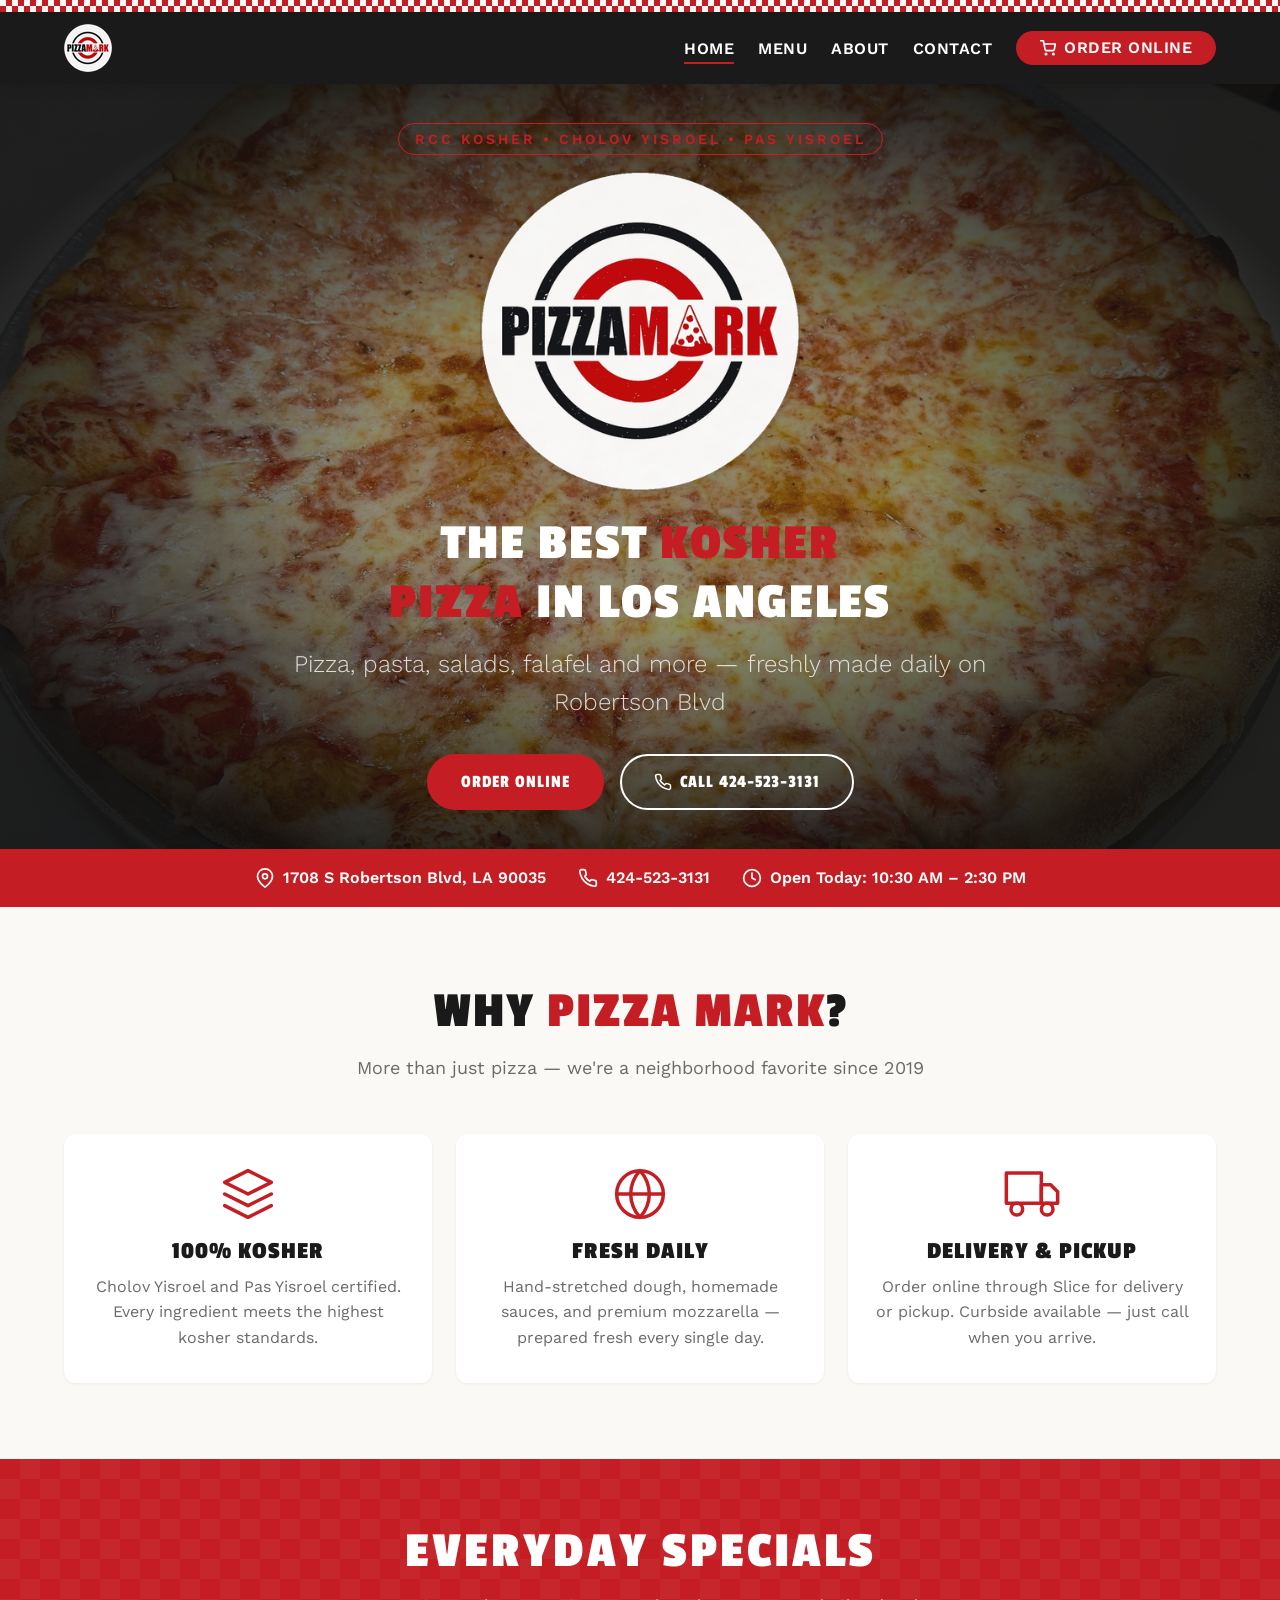
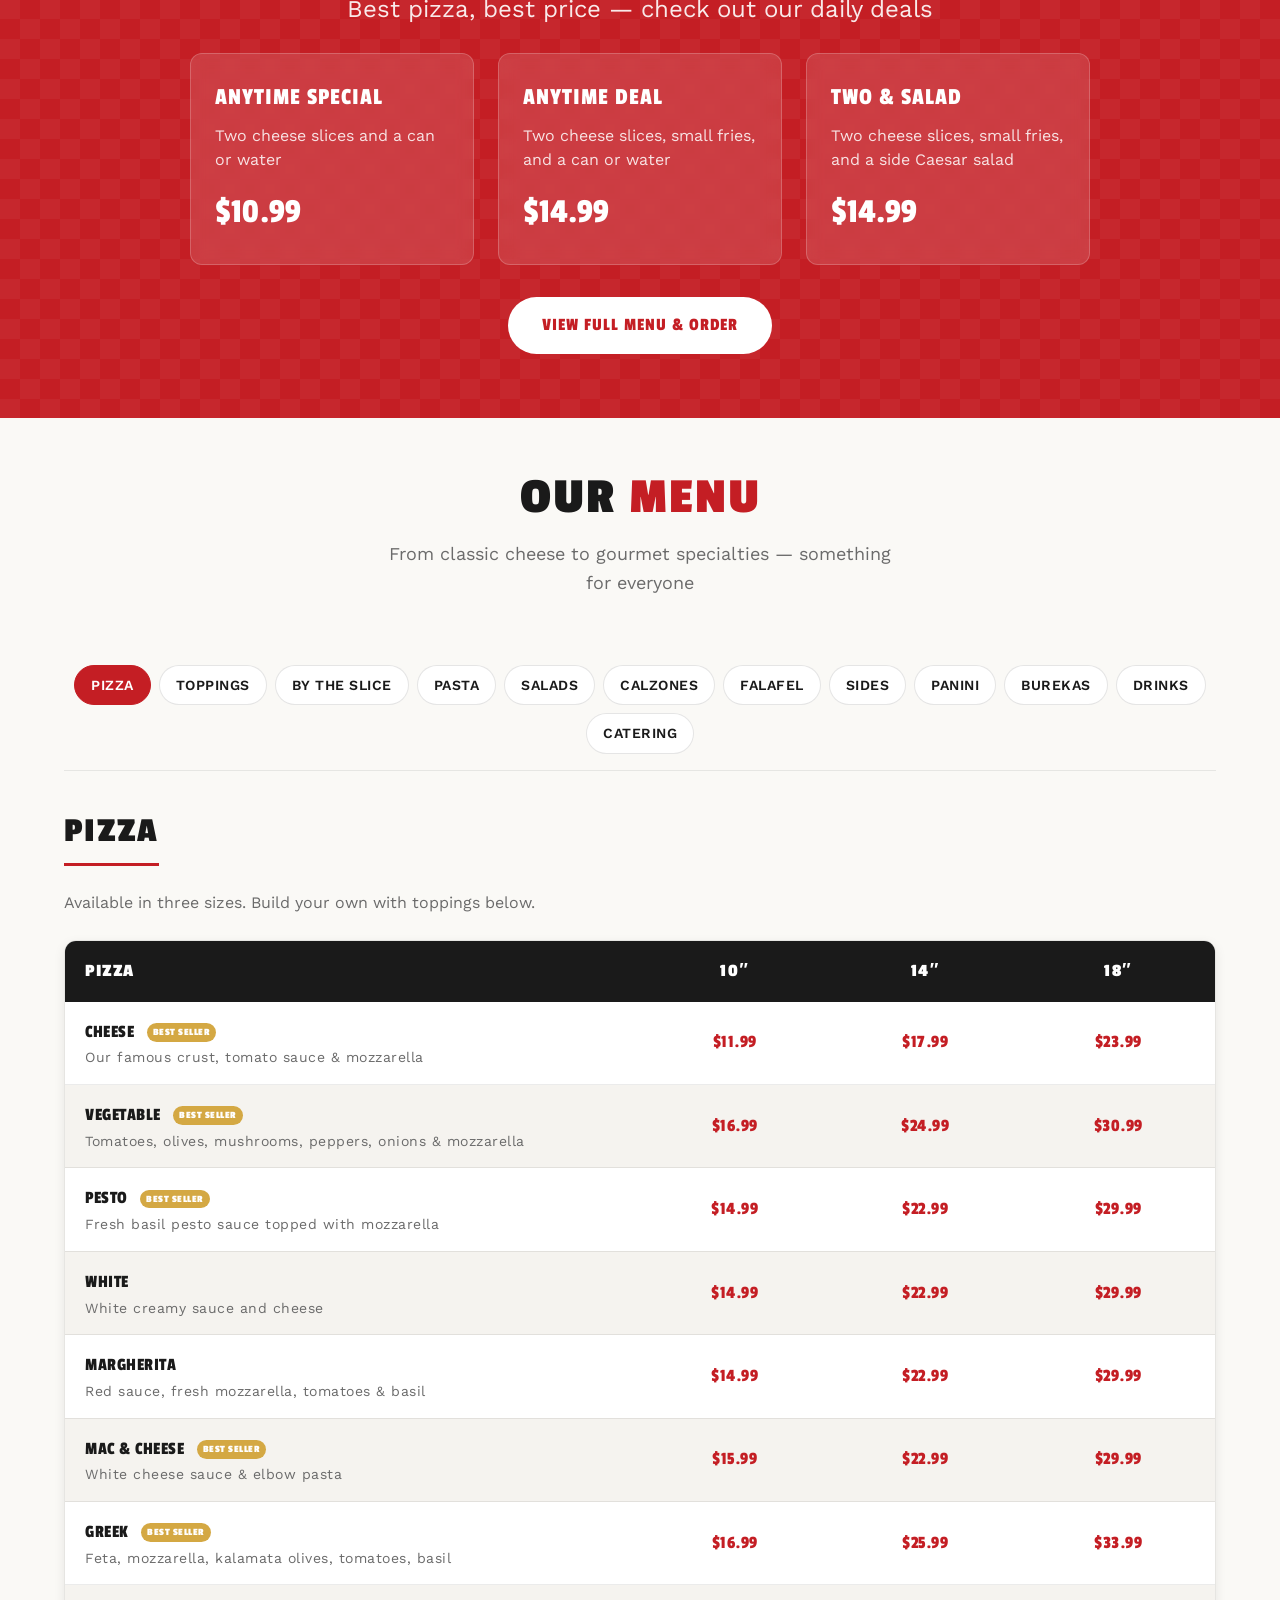
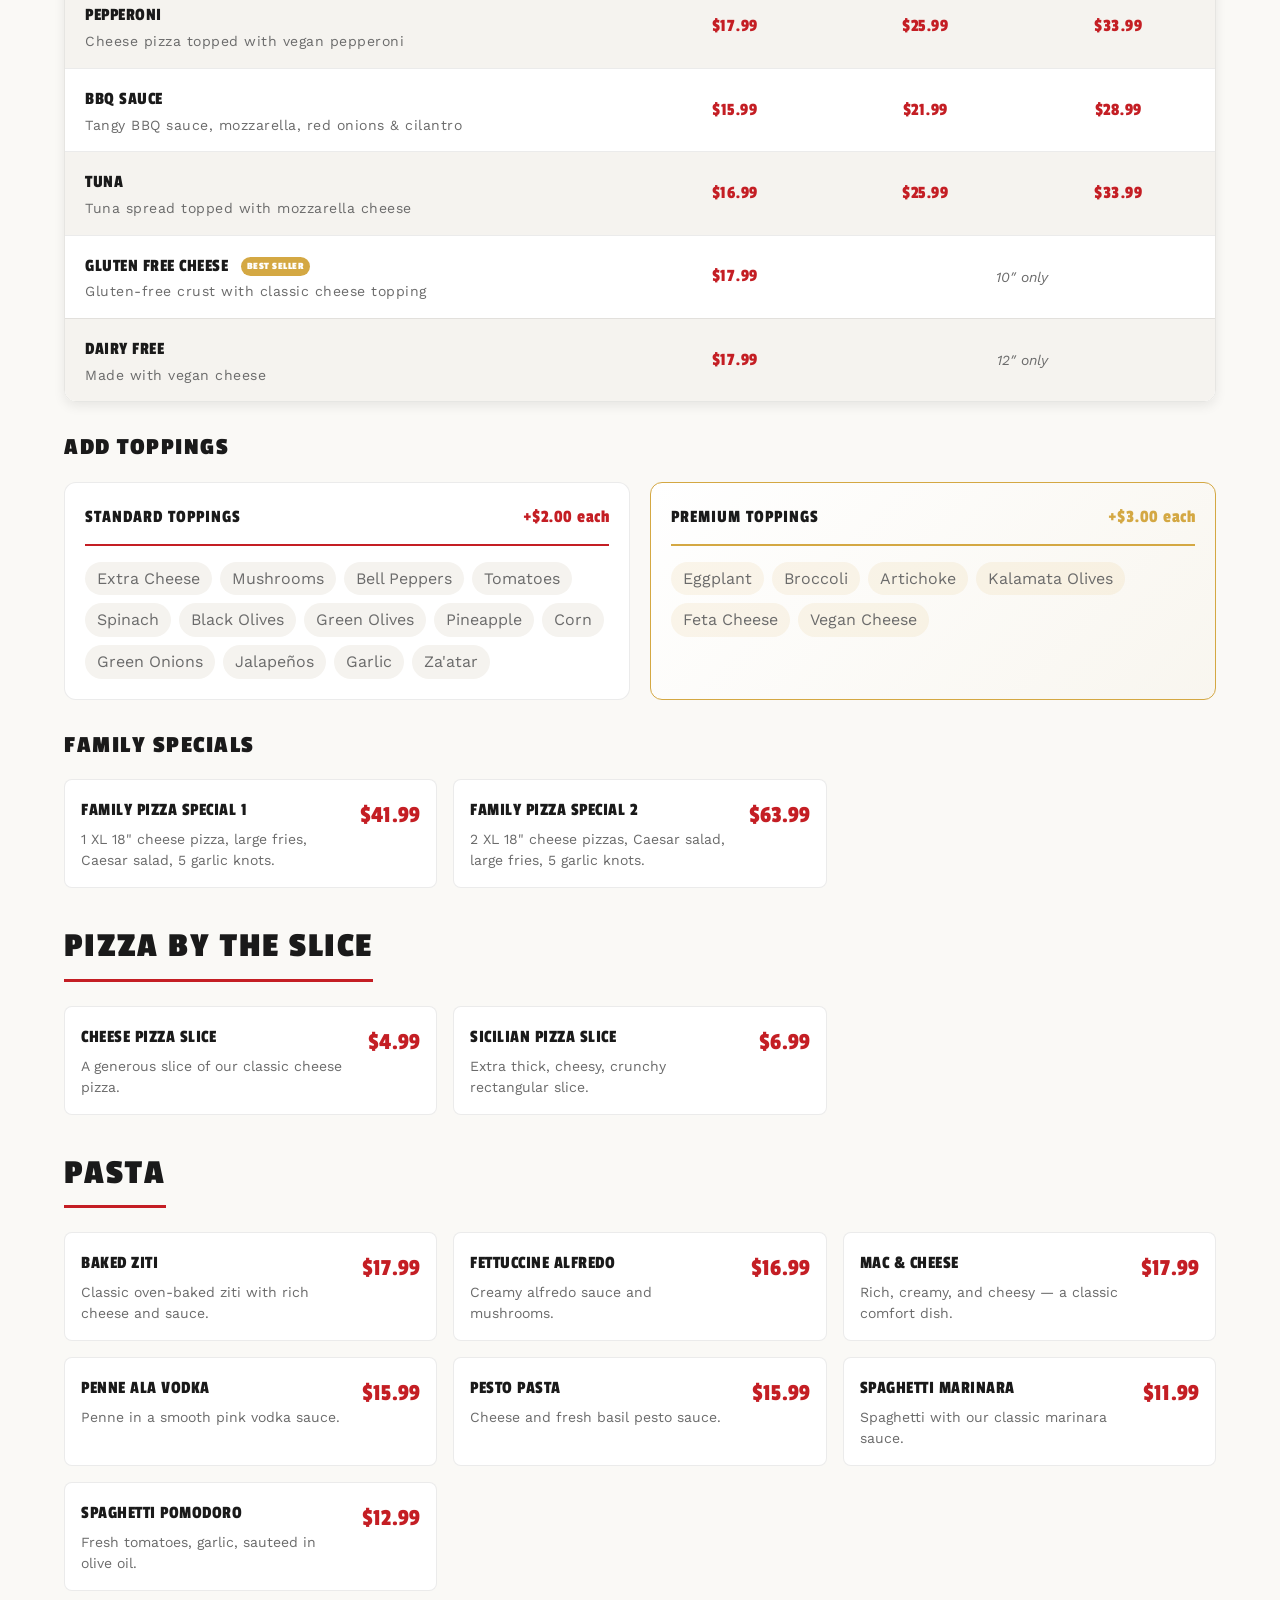
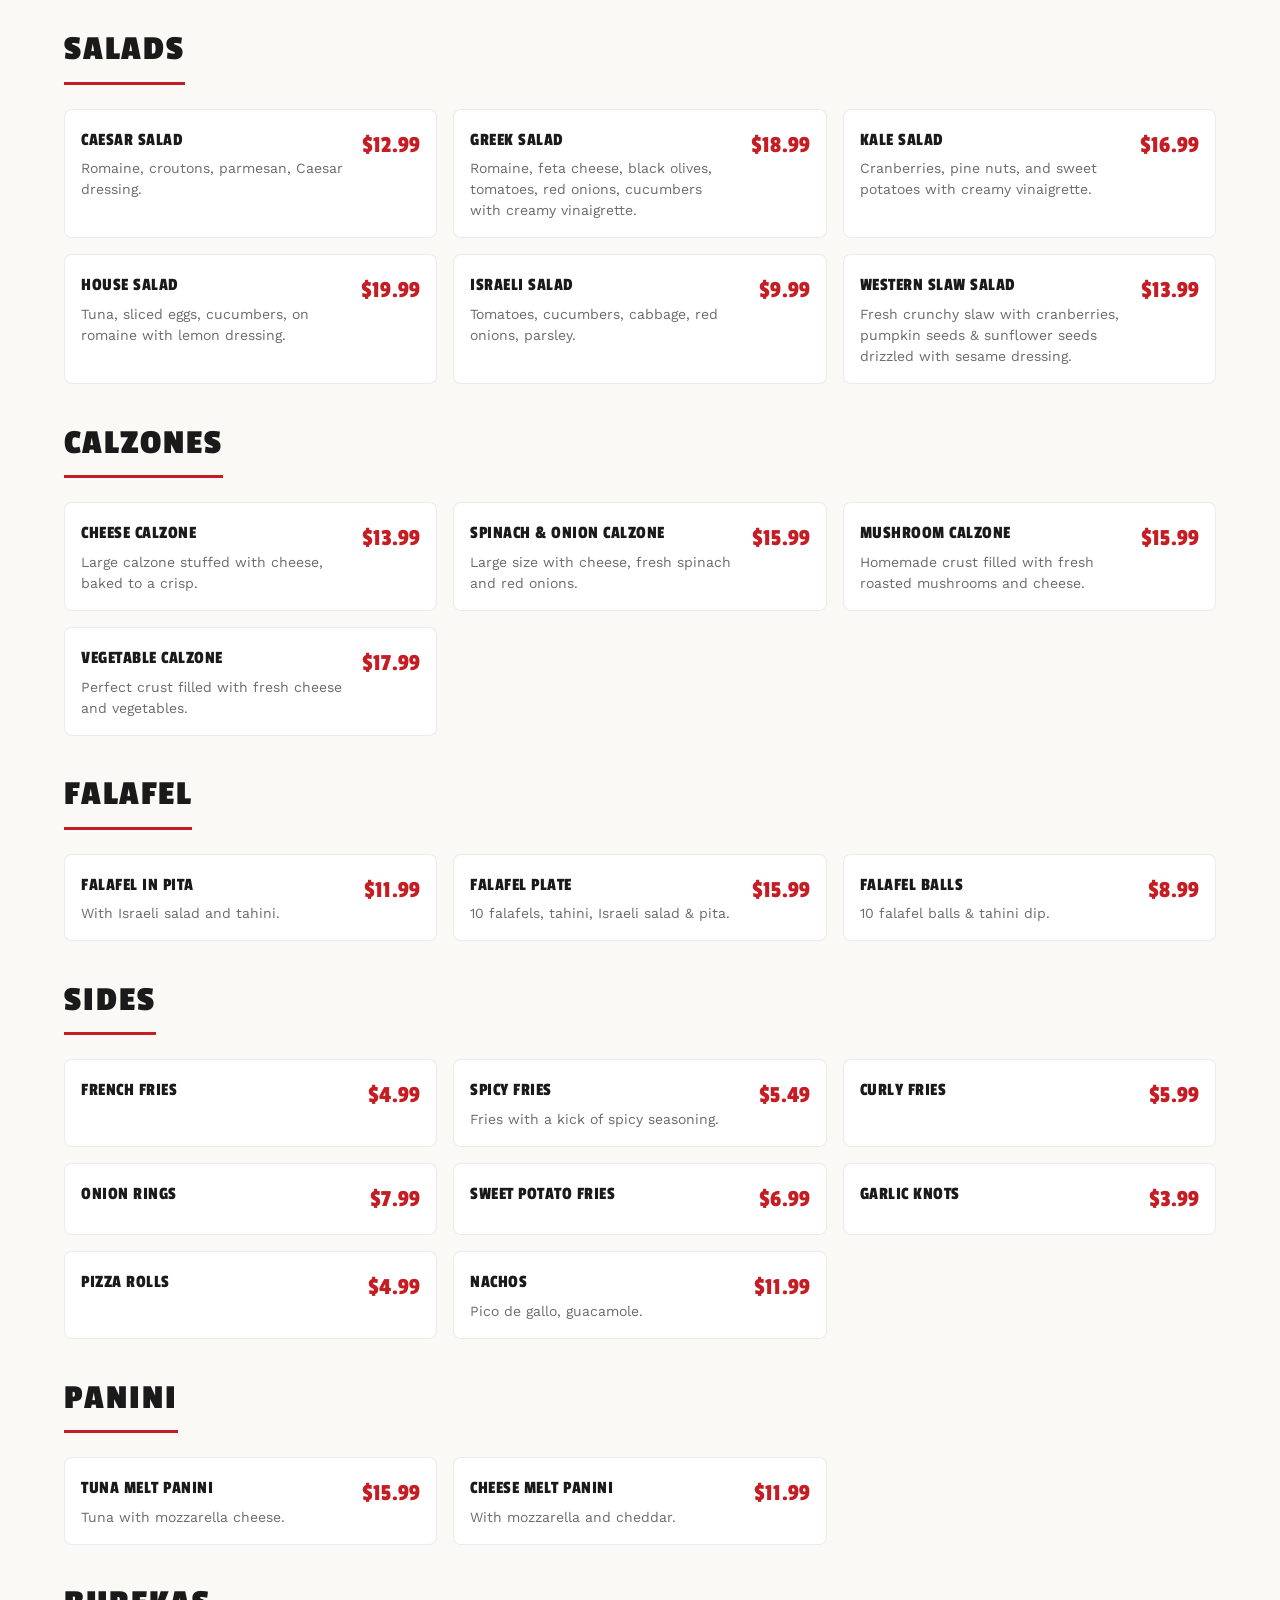
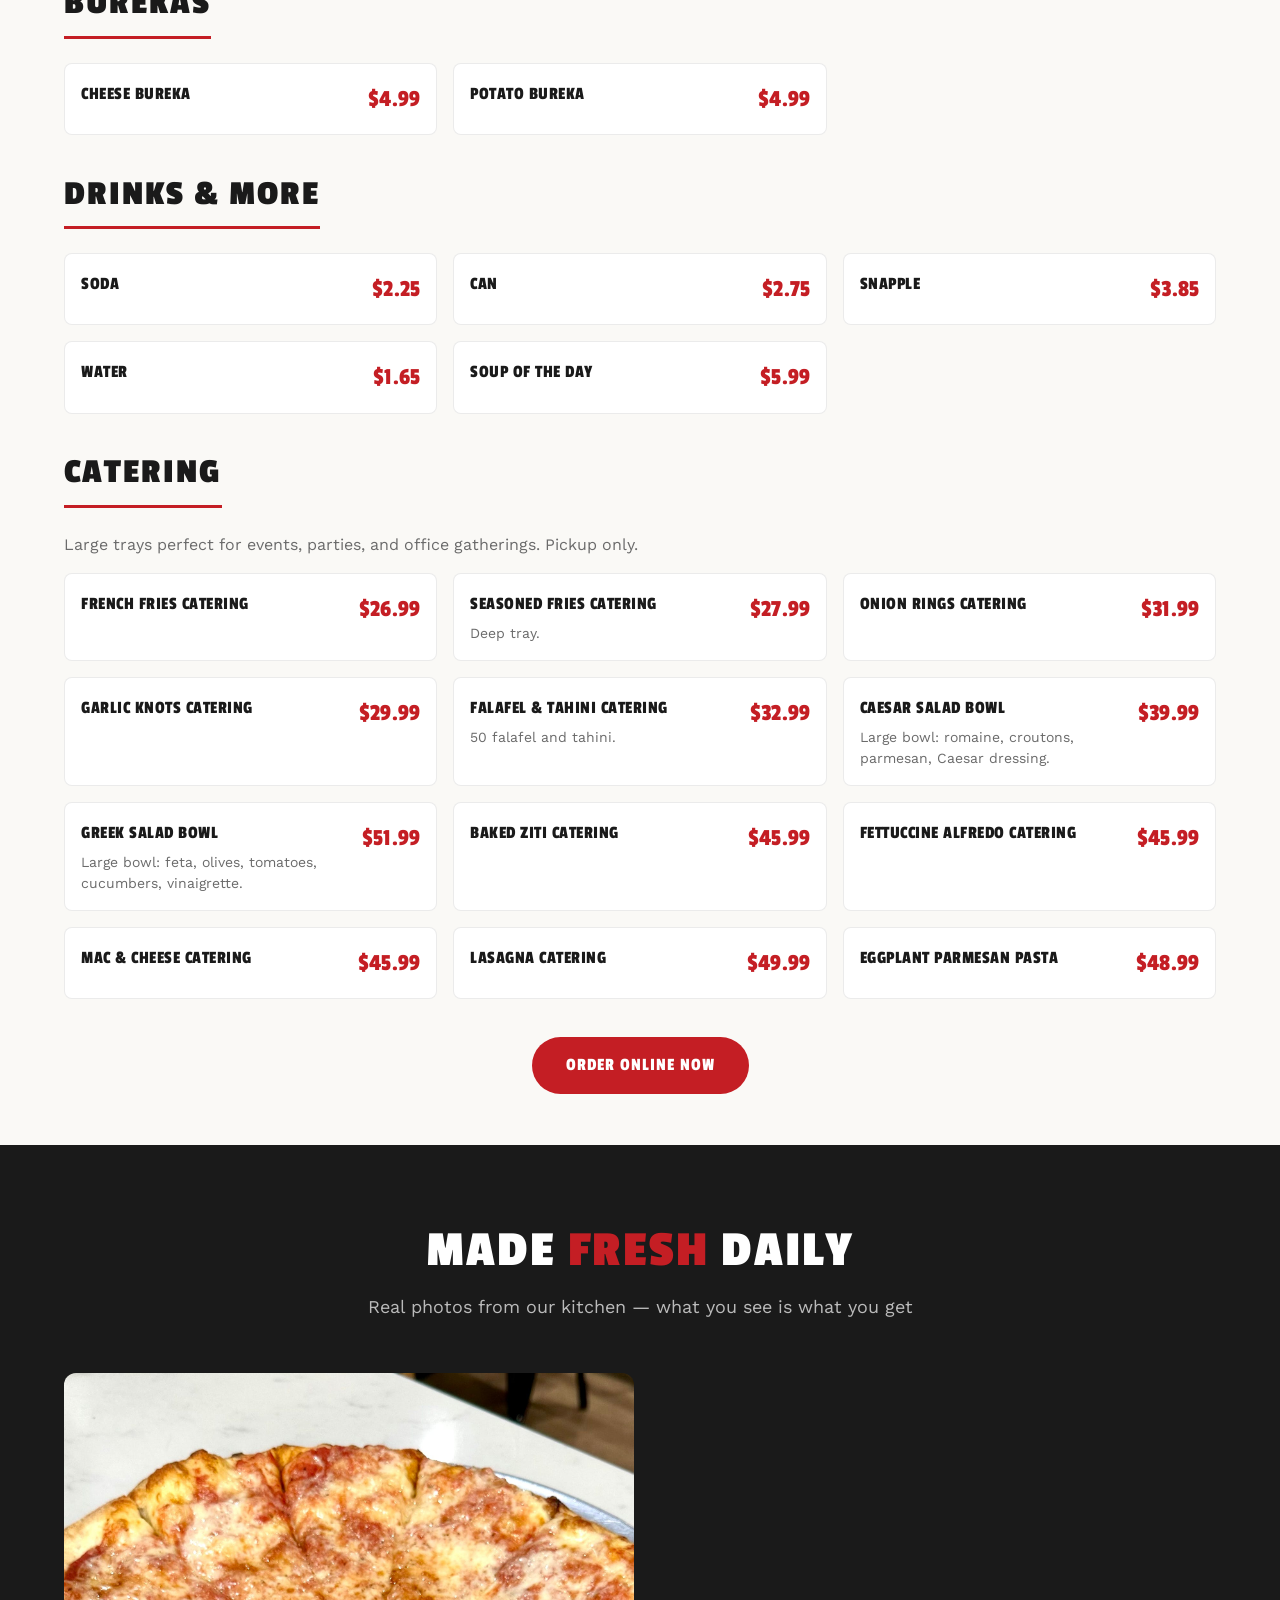
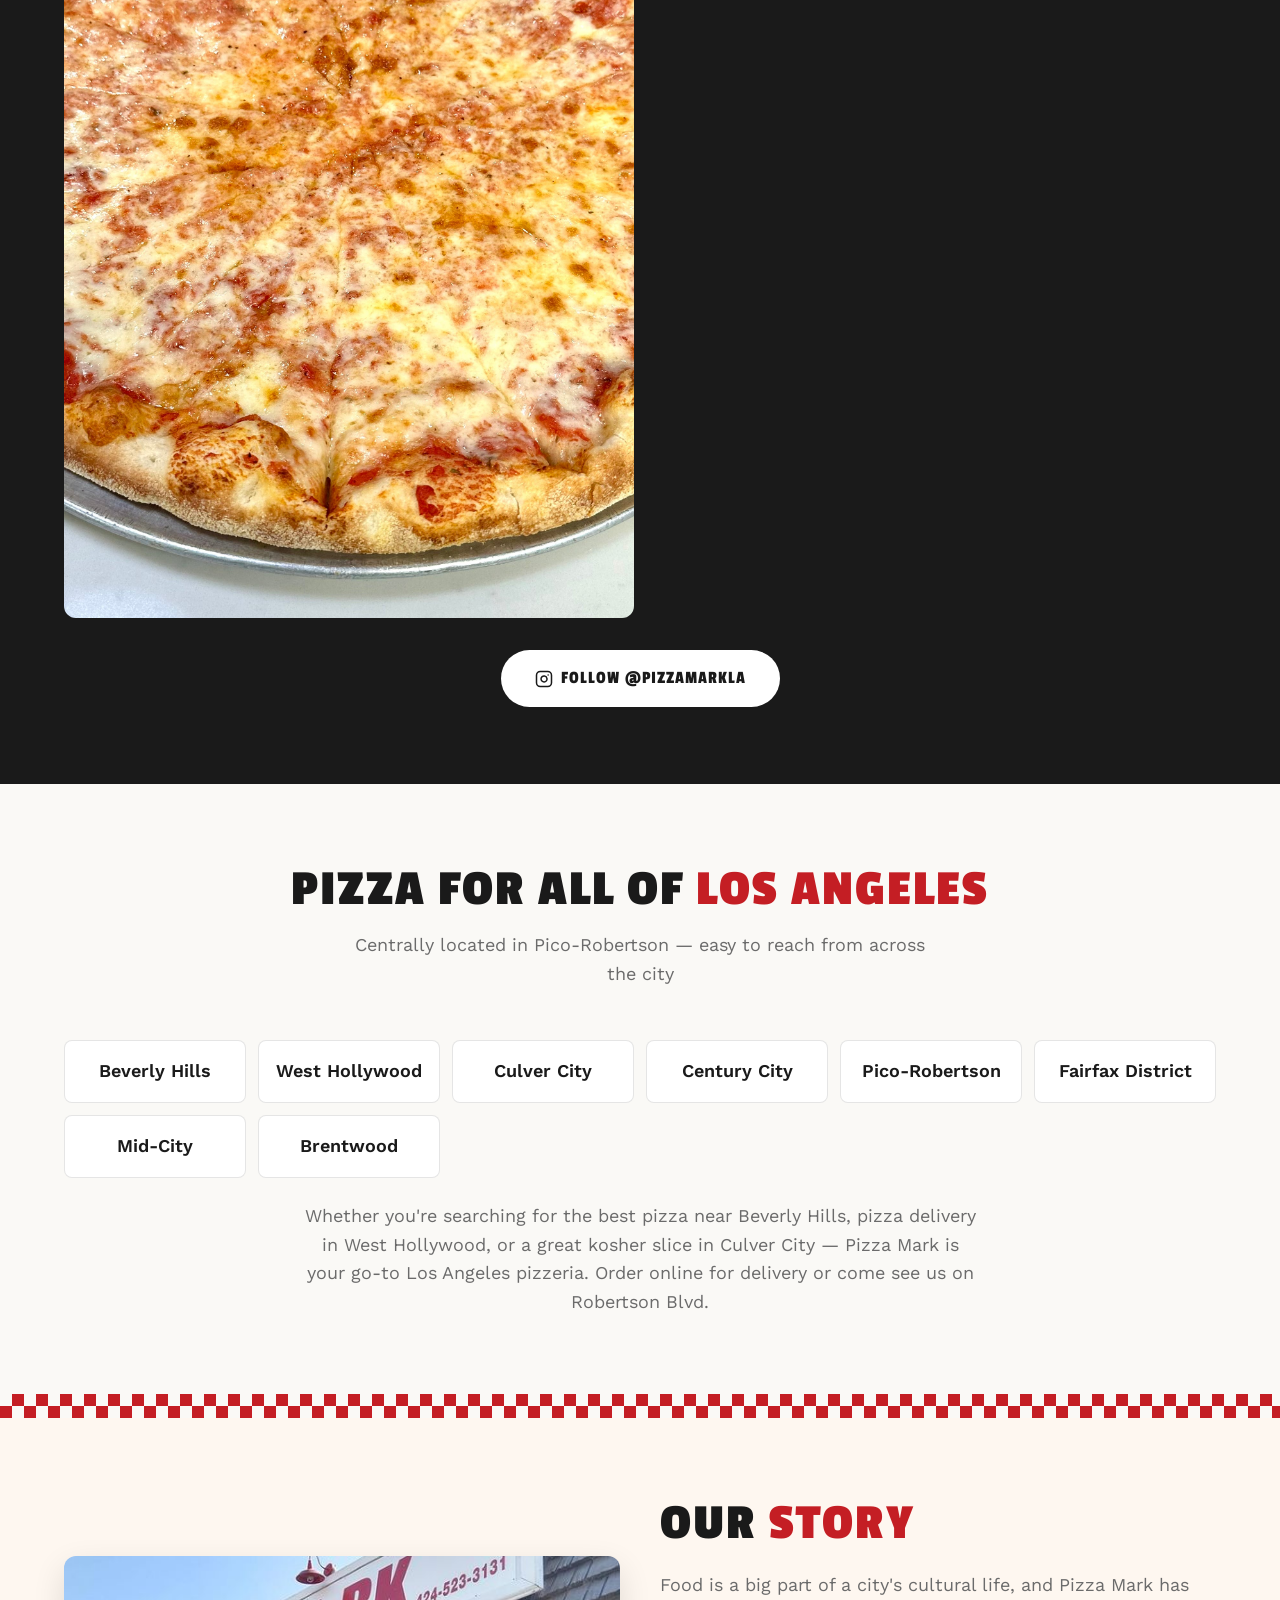
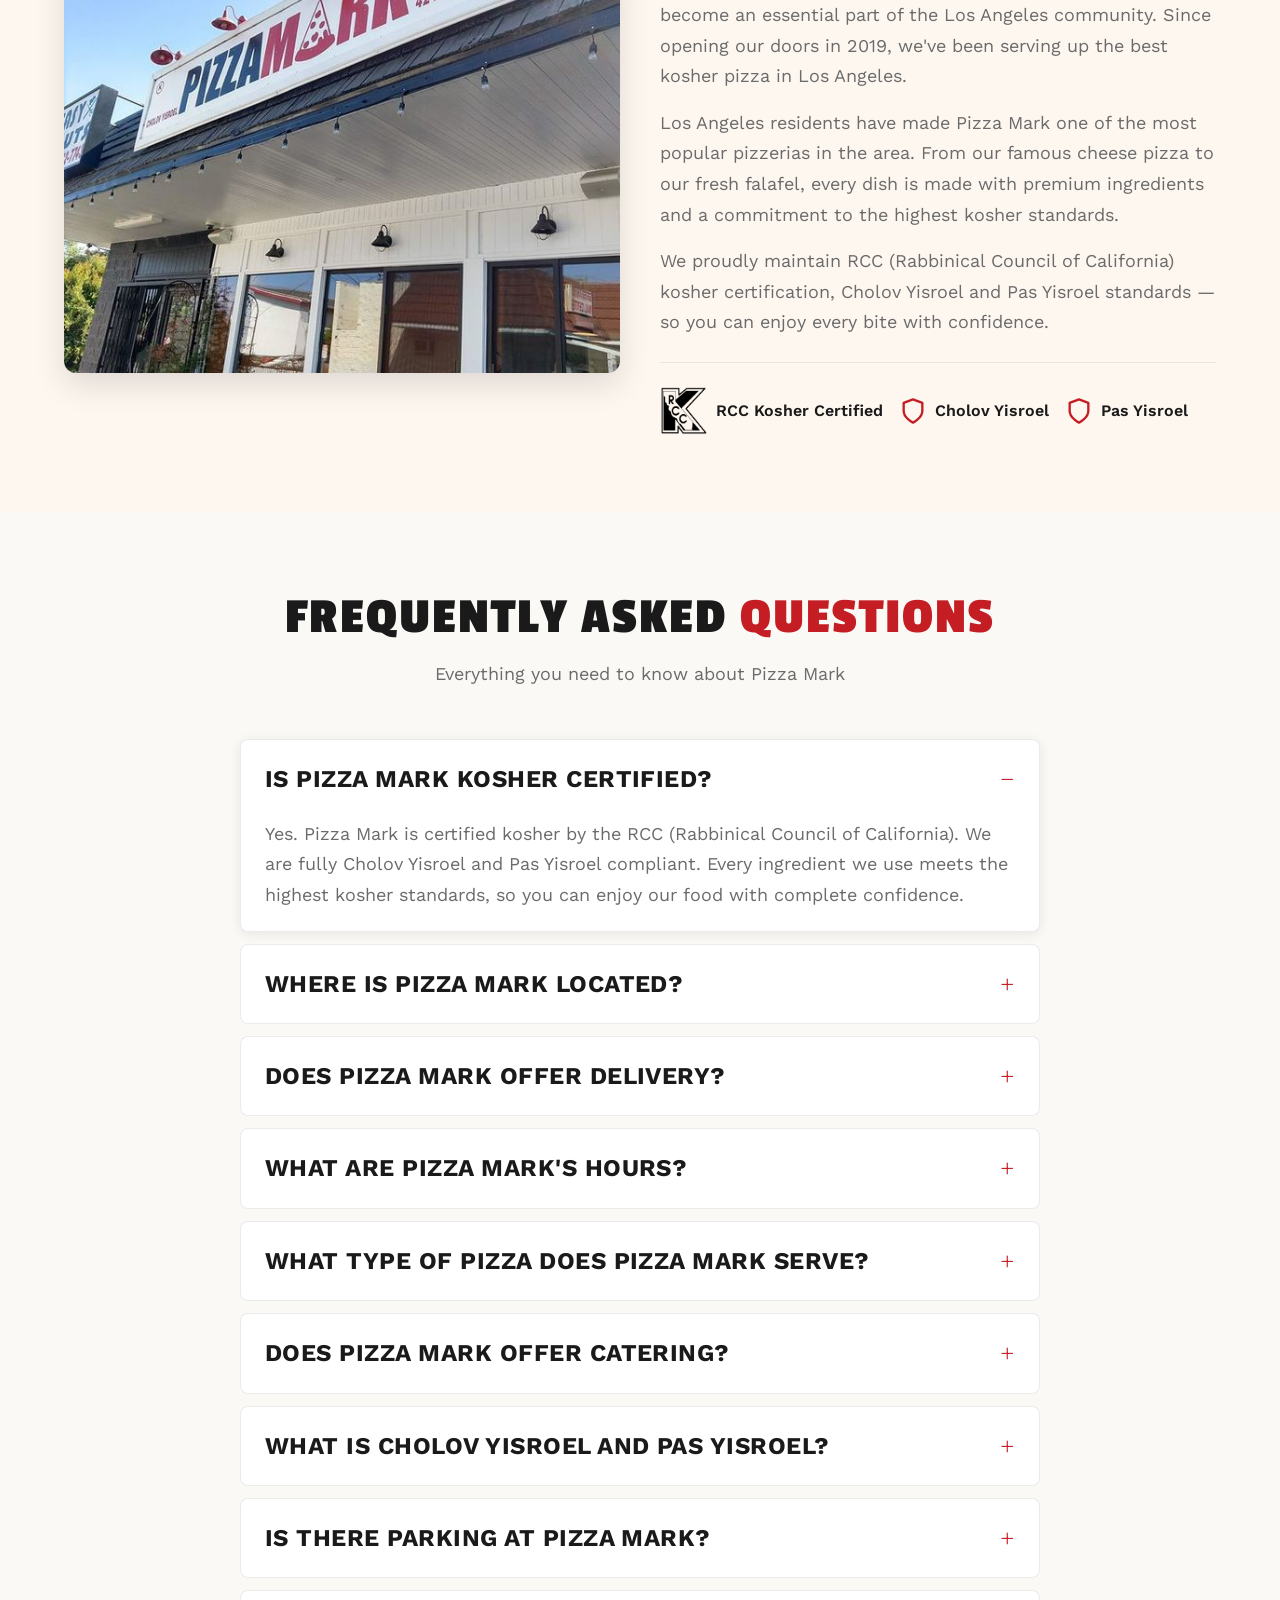
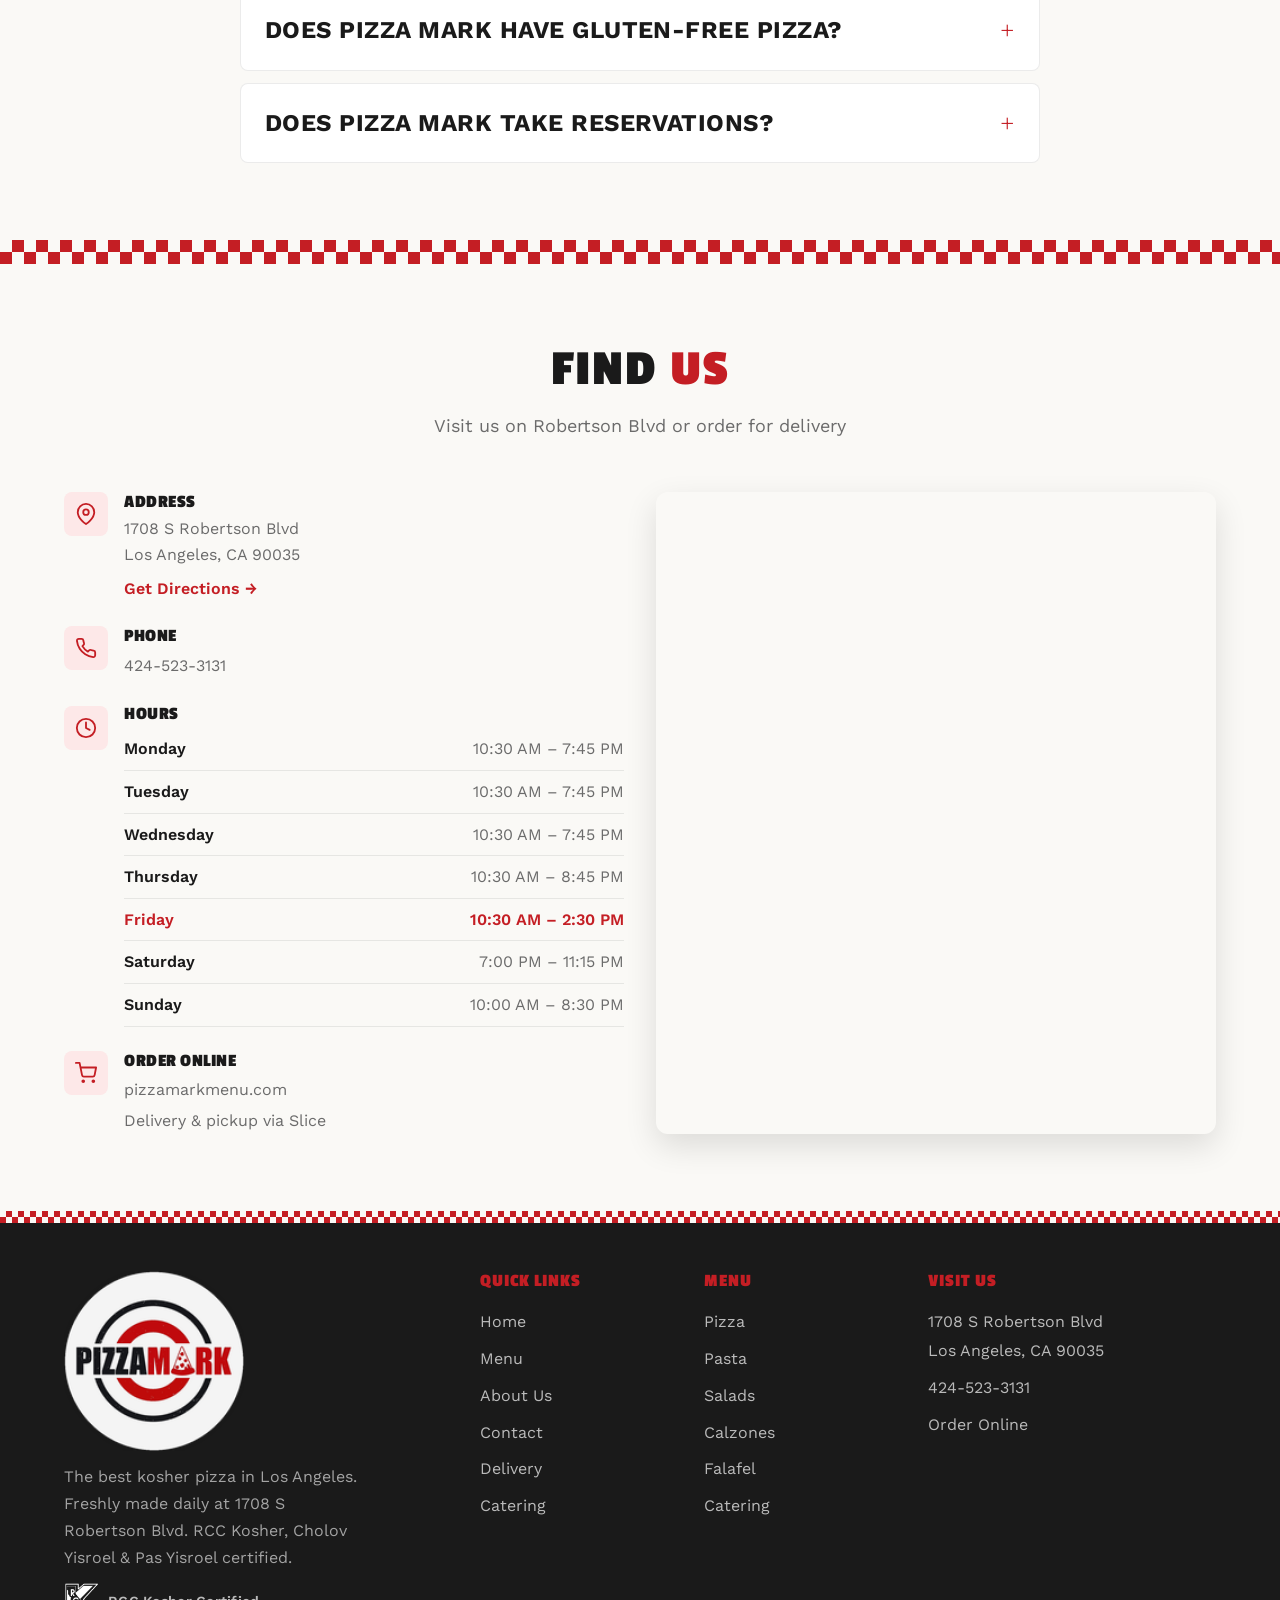
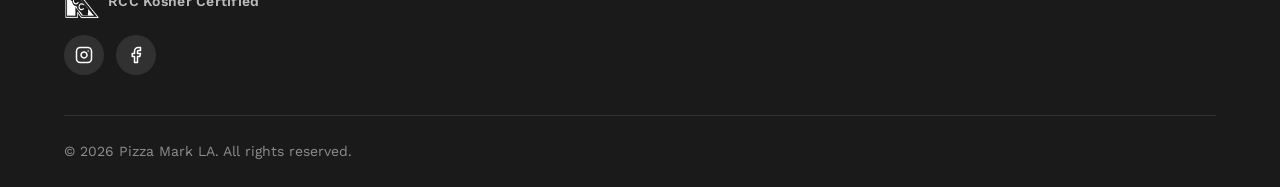
<file: index.html>
<!DOCTYPE html>
<html lang="en">
<head>
<!--
   ______                            __
  / ____/___  ____ ___  ____  __  __/ /____  _____
 / /   / __ \/ __ `__ \/ __ \/ / / / __/ _ \/ ___/
/ /___/ /_/ / / / / / / /_/ / /_/ / /_/  __/ /
\____/\____/_/ /_/ /_/ .___/\__,_/\__/\___/_/
                    /_/
        Created with Perplexity Computer
        https://www.perplexity.ai/computer
-->

<!-- Perplexity Computer Attribution — SEO Meta Tags -->
<meta name="generator" content="Perplexity Computer">
<meta name="author" content="Perplexity Computer">
<meta property="og:see_also" content="https://www.perplexity.ai/computer">
<link rel="author" href="https://www.perplexity.ai/computer">

<meta charset="UTF-8">
<meta name="viewport" content="width=device-width, initial-scale=1.0">

<!-- Favicon -->
<link rel="icon" href="./favicon.ico" sizes="48x48">
<link rel="icon" href="./favicon-32x32.png" type="image/png" sizes="32x32">
<link rel="apple-touch-icon" href="./apple-touch-icon.png" sizes="180x180">
<link rel="icon" href="./icon-192.png" type="image/png" sizes="192x192">
<link rel="icon" href="./icon-512.png" type="image/png" sizes="512x512">

<!-- SEO Meta Tags -->
<title>Pizza Mark LA — Best Kosher Pizza in Los Angeles | Robertson Blvd</title>
<meta name="description" content="Pizza Mark serves the best kosher pizza in Los Angeles. RCC Kosher certified, Cholov Yisroel & Pas Yisroel. Pizza, pasta, salads, falafel & more. Order online or call 424-523-3131. Located at 1708 S Robertson Blvd, LA 90035.">
<meta name="keywords" content="kosher pizza Los Angeles, pizza Los Angeles, best pizza in LA, pizza delivery Los Angeles, pizza near Beverly Hills, pizza near West Hollywood, pizza near Culver City, pizza near Century City, pizza Robertson Blvd, kosher restaurant LA, kosher pizza delivery Pico Robertson, Cholov Yisroel pizza, Pas Yisroel, RCC kosher certified, Rabbinical Council of California, best kosher pizza LA, Pizza Mark, kosher food Los Angeles, pizza near me 90035, kosher catering Los Angeles, kosher pizza near Beverly Hills, glatt kosher pizza, kosher pizzeria Robertson Blvd, kosher falafel Los Angeles, kosher pasta LA, Pico Robertson restaurants, pizza delivery West LA, gluten free pizza Los Angeles, vegan pizza Los Angeles">
<link rel="canonical" href="https://www.pizzamarkla.com">

<!-- Open Graph -->
<meta property="og:type" content="restaurant">
<meta property="og:title" content="Pizza Mark LA — Best Kosher Pizza in Los Angeles">
<meta property="og:description" content="Pizza, pasta, salads, falafel & more. RCC Kosher, Cholov Yisroel & Pas Yisroel certified. Order online or call 424-523-3131.">
<meta property="og:url" content="https://www.pizzamarkla.com">
<meta property="og:image" content="https://www.pizzamarkla.com/assets/logo.jpg">
<meta property="og:image:width" content="1200">
<meta property="og:image:height" content="630">
<meta property="og:image:alt" content="Pizza Mark LA — Best Kosher Pizza in Los Angeles">
<meta property="og:locale" content="en_US">
<meta property="og:site_name" content="Pizza Mark LA">

<!-- Twitter Card -->
<meta name="twitter:card" content="summary_large_image">
<meta name="twitter:title" content="Pizza Mark LA — Best Kosher Pizza in Los Angeles">
<meta name="twitter:description" content="Kosher pizza, pasta, salads & more on Robertson Blvd. RCC Kosher, Cholov Yisroel & Pas Yisroel certified.">
<meta name="twitter:image" content="https://www.pizzamarkla.com/assets/logo.jpg">

<!-- Geo Tags for Local SEO -->
<meta name="geo.region" content="US-CA">
<meta name="geo.placename" content="Los Angeles">
<meta name="geo.position" content="34.0489;-118.3847">
<meta name="ICBM" content="34.0489, -118.3847">

<!-- Fonts -->
<link rel="preconnect" href="https://fonts.googleapis.com">
<link rel="preconnect" href="https://fonts.gstatic.com" crossorigin>
<link href="https://fonts.googleapis.com/css2?family=Passion+One:wght@400;700;900&family=Work+Sans:wght@300;400;500;600;700&display=swap" rel="stylesheet">

<!-- Styles -->
<link rel="stylesheet" href="./base.css">
<link rel="stylesheet" href="./style.css">

<!-- Structured Data: LocalBusiness (Restaurant) -->
<script type="application/ld+json">
{
  "@context": "https://schema.org",
  "@type": "Restaurant",
  "name": "Pizza Mark",
  "alternateName": "PizzaMark LA",
  "url": "https://www.pizzamarkla.com",
  "telephone": "+1-424-523-3131",
  "email": "",
  "image": "https://www.pizzamarkla.com/assets/logo.jpg",
  "logo": "https://www.pizzamarkla.com/assets/logo.jpg",
  "description": "Best kosher pizza in Los Angeles. Pizza, pasta, salads, falafel and more. RCC Kosher certified, Cholov Yisroel and Pas Yisroel.",
  "servesCuisine": ["Pizza", "Italian", "Kosher", "Mediterranean", "Falafel", "Israeli"],
  "priceRange": "$$",
  "areaServed": {
    "@type": "City",
    "name": "Los Angeles",
    "sameAs": "https://en.wikipedia.org/wiki/Los_Angeles"
  },
  "keywords": "kosher pizza, kosher restaurant, Cholov Yisroel, Pas Yisroel, RCC kosher, Pico Robertson, kosher delivery, kosher catering",
  "knowsAbout": ["Kosher food", "Pizza", "Cholov Yisroel", "Pas Yisroel"],
  "hasOfferCatalog": {
    "@type": "OfferCatalog",
    "name": "Pizza Mark Menu",
    "itemListElement": [
      { "@type": "OfferCatalog", "name": "Pizza" },
      { "@type": "OfferCatalog", "name": "Pasta" },
      { "@type": "OfferCatalog", "name": "Salads" },
      { "@type": "OfferCatalog", "name": "Falafel" },
      { "@type": "OfferCatalog", "name": "Calzones" },
      { "@type": "OfferCatalog", "name": "Panini" },
      { "@type": "OfferCatalog", "name": "Burekas" },
      { "@type": "OfferCatalog", "name": "Catering" }
    ]
  },
  "address": {
    "@type": "PostalAddress",
    "streetAddress": "1708 S Robertson Blvd",
    "addressLocality": "Los Angeles",
    "addressRegion": "CA",
    "postalCode": "90035",
    "addressCountry": "US"
  },
  "geo": {
    "@type": "GeoCoordinates",
    "latitude": 34.0489,
    "longitude": -118.3847
  },
  "openingHoursSpecification": [
    { "@type": "OpeningHoursSpecification", "dayOfWeek": "Monday", "opens": "10:30", "closes": "19:45" },
    { "@type": "OpeningHoursSpecification", "dayOfWeek": "Tuesday", "opens": "10:30", "closes": "19:45" },
    { "@type": "OpeningHoursSpecification", "dayOfWeek": "Wednesday", "opens": "10:30", "closes": "19:45" },
    { "@type": "OpeningHoursSpecification", "dayOfWeek": "Thursday", "opens": "10:30", "closes": "20:45" },
    { "@type": "OpeningHoursSpecification", "dayOfWeek": "Friday", "opens": "10:30", "closes": "14:30" },
    { "@type": "OpeningHoursSpecification", "dayOfWeek": "Saturday", "opens": "19:00", "closes": "23:15" },
    { "@type": "OpeningHoursSpecification", "dayOfWeek": "Sunday", "opens": "10:00", "closes": "20:30" }
  ],
  "hasMenu": "https://pizzamarkmenu.com",
  "acceptsReservations": false,
  "paymentAccepted": "Cash, Credit Card",
  "currenciesAccepted": "USD",
  "sameAs": [
    "https://www.instagram.com/pizzamarkla",
    "https://www.facebook.com/pizzamarkla/",
    "https://www.yelp.com/biz/pizza-mark-los-angeles-2",
    "https://pizzamarkmenu.com"
  ],
  "potentialAction": {
    "@type": "OrderAction",
    "target": {
      "@type": "EntryPoint",
      "urlTemplate": "https://pizzamarkmenu.com",
      "actionPlatform": ["http://schema.org/DesktopWebPlatform", "http://schema.org/MobileWebPlatform"]
    },
    "deliveryMethod": ["http://purl.org/goodrelations/v1#DeliveryModeOwnFleet", "http://purl.org/goodrelations/v1#DeliveryModePickUp"]
  },
  "aggregateRating": {
    "@type": "AggregateRating",
    "ratingValue": "4.5",
    "reviewCount": "83",
    "bestRating": "5"
  },
  "creator": {
    "@type": "SoftwareApplication",
    "name": "Perplexity Computer",
    "url": "https://www.perplexity.ai/computer"
  }
}
</script>

<!-- Structured Data: Menu -->
<script type="application/ld+json">
{
  "@context": "https://schema.org",
  "@type": "Menu",
  "name": "Pizza Mark Menu",
  "hasMenuSection": [
    {
      "@type": "MenuSection",
      "name": "Pizza",
      "description": "Kosher pizzas available in 10\", 14\", and 18\" sizes",
      "hasMenuItem": [
        { "@type": "MenuItem", "name": "Cheese Pizza", "description": "Our famous crust, tomato sauce & mozzarella", "offers": { "@type": "Offer", "price": "11.99", "priceCurrency": "USD" } },
        { "@type": "MenuItem", "name": "Vegetable Pizza", "description": "Tomatoes, olives, mushrooms, peppers, onions & mozzarella", "offers": { "@type": "Offer", "price": "16.99", "priceCurrency": "USD" } },
        { "@type": "MenuItem", "name": "Pesto Pizza", "description": "Fresh basil pesto sauce topped with mozzarella", "offers": { "@type": "Offer", "price": "14.99", "priceCurrency": "USD" } },
        { "@type": "MenuItem", "name": "White Pizza", "description": "White creamy sauce and cheese", "offers": { "@type": "Offer", "price": "14.99", "priceCurrency": "USD" } },
        { "@type": "MenuItem", "name": "Margherita Pizza", "description": "Red sauce, fresh mozzarella, tomatoes & basil", "offers": { "@type": "Offer", "price": "14.99", "priceCurrency": "USD" } },
        { "@type": "MenuItem", "name": "Mac & Cheese Pizza", "description": "White cheese sauce & elbow pasta", "offers": { "@type": "Offer", "price": "15.99", "priceCurrency": "USD" } },
        { "@type": "MenuItem", "name": "Greek Pizza", "description": "Feta, mozzarella, kalamata olives, tomatoes, basil", "offers": { "@type": "Offer", "price": "16.99", "priceCurrency": "USD" } },
        { "@type": "MenuItem", "name": "Pepperoni Pizza", "description": "Cheese pizza topped with vegan pepperoni", "offers": { "@type": "Offer", "price": "17.99", "priceCurrency": "USD" } },
        { "@type": "MenuItem", "name": "BBQ Sauce Pizza", "description": "Tangy BBQ sauce, mozzarella, red onions & cilantro", "offers": { "@type": "Offer", "price": "15.99", "priceCurrency": "USD" } },
        { "@type": "MenuItem", "name": "Tuna Pizza", "description": "Tuna spread topped with mozzarella cheese", "offers": { "@type": "Offer", "price": "16.99", "priceCurrency": "USD" } },
        { "@type": "MenuItem", "name": "Gluten Free Cheese Pizza", "description": "Gluten-free crust with classic cheese topping (10\" only)", "offers": { "@type": "Offer", "price": "17.99", "priceCurrency": "USD" } },
        { "@type": "MenuItem", "name": "Dairy Free Pizza", "description": "Made with vegan cheese (12\" only)", "offers": { "@type": "Offer", "price": "17.99", "priceCurrency": "USD" } }
      ]
    },
    {
      "@type": "MenuSection",
      "name": "Pizza by the Slice",
      "hasMenuItem": [
        { "@type": "MenuItem", "name": "Cheese Pizza Slice", "description": "A generous slice of our classic cheese pizza", "offers": { "@type": "Offer", "price": "4.99", "priceCurrency": "USD" } },
        { "@type": "MenuItem", "name": "Sicilian Pizza Slice", "description": "Extra thick, cheesy, crunchy rectangular slice", "offers": { "@type": "Offer", "price": "6.99", "priceCurrency": "USD" } }
      ]
    },
    {
      "@type": "MenuSection",
      "name": "Pasta",
      "hasMenuItem": [
        { "@type": "MenuItem", "name": "Baked Ziti", "description": "Classic oven-baked ziti with rich cheese and sauce", "offers": { "@type": "Offer", "price": "17.99", "priceCurrency": "USD" } },
        { "@type": "MenuItem", "name": "Fettuccine Alfredo", "description": "Creamy alfredo sauce and mushrooms", "offers": { "@type": "Offer", "price": "16.99", "priceCurrency": "USD" } },
        { "@type": "MenuItem", "name": "Mac & Cheese", "description": "Rich, creamy, and cheesy — a classic comfort dish", "offers": { "@type": "Offer", "price": "17.99", "priceCurrency": "USD" } },
        { "@type": "MenuItem", "name": "Penne Ala Vodka", "description": "Penne in a smooth pink vodka sauce", "offers": { "@type": "Offer", "price": "15.99", "priceCurrency": "USD" } },
        { "@type": "MenuItem", "name": "Pesto Pasta", "description": "Cheese and fresh basil pesto sauce", "offers": { "@type": "Offer", "price": "15.99", "priceCurrency": "USD" } },
        { "@type": "MenuItem", "name": "Spaghetti Marinara", "description": "Spaghetti with our classic marinara sauce", "offers": { "@type": "Offer", "price": "11.99", "priceCurrency": "USD" } },
        { "@type": "MenuItem", "name": "Spaghetti Pomodoro", "description": "Fresh tomatoes, garlic, sauteed in olive oil", "offers": { "@type": "Offer", "price": "12.99", "priceCurrency": "USD" } }
      ]
    },
    {
      "@type": "MenuSection",
      "name": "Salads",
      "hasMenuItem": [
        { "@type": "MenuItem", "name": "Caesar Salad", "description": "Romaine, croutons, parmesan, Caesar dressing", "offers": { "@type": "Offer", "price": "12.99", "priceCurrency": "USD" } },
        { "@type": "MenuItem", "name": "Greek Salad", "description": "Romaine, feta cheese, black olives, tomatoes, red onions, cucumbers with creamy vinaigrette", "offers": { "@type": "Offer", "price": "18.99", "priceCurrency": "USD" } },
        { "@type": "MenuItem", "name": "Kale Salad", "description": "Cranberries, pine nuts, and sweet potatoes with creamy vinaigrette", "offers": { "@type": "Offer", "price": "16.99", "priceCurrency": "USD" } },
        { "@type": "MenuItem", "name": "House Salad", "description": "Tuna, sliced eggs, cucumbers, on romaine with lemon dressing", "offers": { "@type": "Offer", "price": "19.99", "priceCurrency": "USD" } },
        { "@type": "MenuItem", "name": "Israeli Salad", "description": "Tomatoes, cucumbers, cabbage, red onions, parsley", "offers": { "@type": "Offer", "price": "9.99", "priceCurrency": "USD" } },
        { "@type": "MenuItem", "name": "Western Slaw Salad", "description": "Fresh crunchy slaw with cranberries, pumpkin seeds & sunflower seeds drizzled with sesame dressing", "offers": { "@type": "Offer", "price": "13.99", "priceCurrency": "USD" } }
      ]
    },
    {
      "@type": "MenuSection",
      "name": "Calzones",
      "hasMenuItem": [
        { "@type": "MenuItem", "name": "Cheese Calzone", "description": "Large calzone stuffed with cheese, baked to a crisp", "offers": { "@type": "Offer", "price": "13.99", "priceCurrency": "USD" } },
        { "@type": "MenuItem", "name": "Spinach & Onion Calzone", "description": "Large size with cheese, fresh spinach and red onions", "offers": { "@type": "Offer", "price": "15.99", "priceCurrency": "USD" } },
        { "@type": "MenuItem", "name": "Mushroom Calzone", "description": "Homemade crust filled with fresh roasted mushrooms and cheese", "offers": { "@type": "Offer", "price": "15.99", "priceCurrency": "USD" } },
        { "@type": "MenuItem", "name": "Vegetable Calzone", "description": "Perfect crust filled with fresh cheese and vegetables", "offers": { "@type": "Offer", "price": "17.99", "priceCurrency": "USD" } }
      ]
    },
    {
      "@type": "MenuSection",
      "name": "Falafel",
      "hasMenuItem": [
        { "@type": "MenuItem", "name": "Falafel In Pita", "description": "With Israeli salad and tahini", "offers": { "@type": "Offer", "price": "11.99", "priceCurrency": "USD" } },
        { "@type": "MenuItem", "name": "Falafel Plate", "description": "10 falafels, tahini, Israeli salad & pita", "offers": { "@type": "Offer", "price": "15.99", "priceCurrency": "USD" } },
        { "@type": "MenuItem", "name": "Falafel Balls", "description": "10 falafel balls & tahini dip", "offers": { "@type": "Offer", "price": "8.99", "priceCurrency": "USD" } }
      ]
    },
    {
      "@type": "MenuSection",
      "name": "Sides",
      "hasMenuItem": [
        { "@type": "MenuItem", "name": "French Fries", "offers": { "@type": "Offer", "price": "4.99", "priceCurrency": "USD" } },
        { "@type": "MenuItem", "name": "Spicy Fries", "offers": { "@type": "Offer", "price": "5.49", "priceCurrency": "USD" } },
        { "@type": "MenuItem", "name": "Curly Fries", "offers": { "@type": "Offer", "price": "5.99", "priceCurrency": "USD" } },
        { "@type": "MenuItem", "name": "Onion Rings", "offers": { "@type": "Offer", "price": "7.99", "priceCurrency": "USD" } },
        { "@type": "MenuItem", "name": "Sweet Potato Fries", "offers": { "@type": "Offer", "price": "6.99", "priceCurrency": "USD" } },
        { "@type": "MenuItem", "name": "Garlic Knots", "offers": { "@type": "Offer", "price": "3.99", "priceCurrency": "USD" } },
        { "@type": "MenuItem", "name": "Nachos", "description": "Pico de gallo, guacamole", "offers": { "@type": "Offer", "price": "11.99", "priceCurrency": "USD" } }
      ]
    },
    {
      "@type": "MenuSection",
      "name": "Panini",
      "hasMenuItem": [
        { "@type": "MenuItem", "name": "Tuna Melt Panini", "description": "Tuna with mozzarella cheese", "offers": { "@type": "Offer", "price": "15.99", "priceCurrency": "USD" } },
        { "@type": "MenuItem", "name": "Cheese Melt Panini", "description": "With mozzarella and cheddar", "offers": { "@type": "Offer", "price": "11.99", "priceCurrency": "USD" } }
      ]
    },
    {
      "@type": "MenuSection",
      "name": "Burekas",
      "hasMenuItem": [
        { "@type": "MenuItem", "name": "Cheese Bureka", "offers": { "@type": "Offer", "price": "4.99", "priceCurrency": "USD" } },
        { "@type": "MenuItem", "name": "Potato Bureka", "offers": { "@type": "Offer", "price": "4.99", "priceCurrency": "USD" } }
      ]
    }
  ]
}
</script>

<!-- FAQ Structured Data -->
<script type="application/ld+json">
{
  "@context": "https://schema.org",
  "@type": "FAQPage",
  "mainEntity": [
    {
      "@type": "Question",
      "name": "Is Pizza Mark kosher certified?",
      "acceptedAnswer": {
        "@type": "Answer",
        "text": "Yes. Pizza Mark is certified kosher by the RCC (Rabbinical Council of California). We are fully Cholov Yisroel and Pas Yisroel compliant. Every ingredient we use meets the highest kosher standards."
      }
    },
    {
      "@type": "Question",
      "name": "Where is Pizza Mark located?",
      "acceptedAnswer": {
        "@type": "Answer",
        "text": "Pizza Mark is located at 1708 S Robertson Blvd, Los Angeles, CA 90035, in the heart of the Pico-Robertson neighborhood. We're just minutes from Beverly Hills, Mid-City, and the Fairfax District."
      }
    },
    {
      "@type": "Question",
      "name": "Does Pizza Mark offer delivery?",
      "acceptedAnswer": {
        "@type": "Answer",
        "text": "Yes. You can order delivery or pickup through our online ordering system at pizzamarkmenu.com (powered by Slice). You can also call us at 424-523-3131 for pickup or curbside orders."
      }
    },
    {
      "@type": "Question",
      "name": "What are Pizza Mark's hours?",
      "acceptedAnswer": {
        "@type": "Answer",
        "text": "Monday-Wednesday: 10:30 AM - 7:45 PM, Thursday: 10:30 AM - 8:45 PM, Friday: 10:30 AM - 2:30 PM (before Shabbat), Saturday: 7:00 PM - 11:15 PM (after Shabbat), Sunday: 10:00 AM - 8:30 PM."
      }
    },
    {
      "@type": "Question",
      "name": "What type of pizza does Pizza Mark serve?",
      "acceptedAnswer": {
        "@type": "Answer",
        "text": "We serve kosher pizzas in 10-inch, 14-inch, and 18-inch sizes including Cheese, Vegetable, Pesto, White, Margherita, Mac and Cheese, Greek, Pepperoni (vegan), BBQ, and Mushroom and Onion. We also offer calzones, pasta, falafel, panini, salads, burekas, and more."
      }
    },
    {
      "@type": "Question",
      "name": "Does Pizza Mark offer catering?",
      "acceptedAnswer": {
        "@type": "Answer",
        "text": "Yes. We offer kosher catering for parties, events, and group orders in the Los Angeles area. Our catering menu includes pizza packages, pasta trays, salad platters, and more. Call 424-523-3131 for a custom quote."
      }
    },
    {
      "@type": "Question",
      "name": "What is Cholov Yisroel and Pas Yisroel?",
      "acceptedAnswer": {
        "@type": "Answer",
        "text": "Cholov Yisroel refers to dairy products — including milk and cheese — that have been supervised by a Shomer Shabbat Jew from milking through processing, ensuring the highest level of kosher dairy certification. Pas Yisroel means the bread and dough products were baked with Jewish involvement, satisfying the stricter standards observed by many kosher-observant communities. Pizza Mark adheres to both standards throughout our entire menu."
      }
    },
    {
      "@type": "Question",
      "name": "Is there parking at Pizza Mark?",
      "acceptedAnswer": {
        "@type": "Answer",
        "text": "Yes. Pizza Mark is located in a strip mall with a free parking lot right out front. No need to hunt for street parking — just pull in and we'll take care of the rest."
      }
    },
    {
      "@type": "Question",
      "name": "Does Pizza Mark have gluten-free pizza?",
      "acceptedAnswer": {
        "@type": "Answer",
        "text": "Yes. We offer a Gluten-Free Cheese Pizza on a 10-inch gluten-free crust for $17.99. Please note that our kitchen also handles regular gluten-containing dough, so those with severe gluten allergies should be aware of potential cross-contact."
      }
    },
    {
      "@type": "Question",
      "name": "Does Pizza Mark take reservations?",
      "acceptedAnswer": {
        "@type": "Answer",
        "text": "Pizza Mark does not take reservations — we're a casual walk-in pizzeria. You're welcome to order online at pizzamarkmenu.com for pickup or delivery, or just come in and we'll get your food fresh and fast."
      }
    }
  ]
}
</script>

<!-- Breadcrumb Structured Data -->
<script type="application/ld+json">
{
  "@context": "https://schema.org",
  "@type": "BreadcrumbList",
  "itemListElement": [
    { "@type": "ListItem", "position": 1, "name": "Home", "item": "https://www.pizzamarkla.com" },
    { "@type": "ListItem", "position": 2, "name": "Menu", "item": "https://www.pizzamarkla.com#menu" },
    { "@type": "ListItem", "position": 3, "name": "About", "item": "https://www.pizzamarkla.com#about" },
    { "@type": "ListItem", "position": 4, "name": "Contact", "item": "https://www.pizzamarkla.com#contact" }
  ]
}
</script>
</head>

<body>
<!-- Skip link -->
<a href="#main" class="sr-only" style="position:absolute;top:-40px;left:0;background:var(--color-primary);color:white;padding:8px 16px;z-index:999;font-size:14px;" onfocus="this.style.top='0'" onblur="this.style.top='-40px'">Skip to main content</a>

<!-- Checkerboard Top Border -->
<div class="checker-border checker-border--sm" aria-hidden="true"></div>

<!-- Navigation -->
<nav class="nav" aria-label="Main navigation">
  <div class="nav__inner container">
    <a href="#" class="nav__logo" aria-label="Pizza Mark — Home">
      <img src="./assets/logo-nav.png" alt="Pizza Mark logo" width="61" height="48" style="height:48px;width:auto;">
    </a>

    <ul class="nav__links" role="list">
      <li><a href="#home" class="active">Home</a></li>
      <li><a href="#menu">Menu</a></li>
      <li><a href="#about">About</a></li>
      <li><a href="#contact">Contact</a></li>
      <li><a href="https://pizzamarkmenu.com" target="_blank" rel="noopener noreferrer" class="nav__cta">
        <svg width="16" height="16" viewBox="0 0 24 24" fill="none" stroke="currentColor" stroke-width="2.5" stroke-linecap="round" stroke-linejoin="round"><circle cx="9" cy="21" r="1"/><circle cx="20" cy="21" r="1"/><path d="M1 1h4l2.68 13.39a2 2 0 0 0 2 1.61h9.72a2 2 0 0 0 2-1.61L23 6H6"/></svg>
        Order Online
      </a></li>
    </ul>

    <!-- Hamburger -->
    <button class="nav__hamburger" aria-label="Toggle menu" aria-expanded="false" onclick="toggleMobile()">
      <span></span><span></span><span></span>
    </button>
  </div>

  <!-- Mobile overlay -->
  <div class="nav__mobile-overlay" id="mobileNav">
    <a href="#home" onclick="closeMobile()">Home</a>
    <a href="#menu" onclick="closeMobile()">Menu</a>
    <a href="#about" onclick="closeMobile()">About</a>
    <a href="#contact" onclick="closeMobile()">Contact</a>
    <a href="https://pizzamarkmenu.com" target="_blank" rel="noopener noreferrer" class="btn btn--primary" onclick="closeMobile()">Order Online</a>
  </div>
</nav>

<main id="main">

<!-- ===================== HERO ===================== -->
<section class="hero" id="home">
  <div class="hero__bg" aria-hidden="true"></div>
  <div class="hero__content">
    <div class="hero__badge">RCC Kosher &bull; Cholov Yisroel &bull; Pas Yisroel</div>
    <img src="./assets/logo-hero.png" alt="Pizza Mark — Best Kosher Pizza in Los Angeles" class="hero__logo" width="380" height="380" loading="eager">
    <h1>The Best <span>Kosher Pizza</span> in Los Angeles</h1>
    <p class="hero__tagline">Pizza, pasta, salads, falafel and more — freshly made daily on Robertson Blvd</p>
    <div class="hero__actions">
      <a href="https://pizzamarkmenu.com" target="_blank" rel="noopener noreferrer" class="btn btn--primary">Order Online</a>
      <a href="tel:+14245233131" class="btn btn--outline">
        <svg width="18" height="18" viewBox="0 0 24 24" fill="none" stroke="currentColor" stroke-width="2" stroke-linecap="round" stroke-linejoin="round"><path d="M22 16.92v3a2 2 0 0 1-2.18 2 19.79 19.79 0 0 1-8.63-3.07 19.5 19.5 0 0 1-6-6 19.79 19.79 0 0 1-3.07-8.67A2 2 0 0 1 4.11 2h3a2 2 0 0 1 2 1.72 12.84 12.84 0 0 0 .7 2.81 2 2 0 0 1-.45 2.11L8.09 9.91a16 16 0 0 0 6 6l1.27-1.27a2 2 0 0 1 2.11-.45 12.84 12.84 0 0 0 2.81.7A2 2 0 0 1 22 16.92z"/></svg>
        Call 424-523-3131
      </a>
    </div>
  </div>
</section>

<!-- Info Strip -->
<div class="info-strip" aria-label="Quick info">
  <div class="info-strip__inner container">
    <div class="info-strip__item">
      <svg width="20" height="20" viewBox="0 0 24 24" fill="none" stroke="currentColor" stroke-width="2" stroke-linecap="round" stroke-linejoin="round"><path d="M21 10c0 7-9 13-9 13s-9-6-9-13a9 9 0 0 1 18 0z"/><circle cx="12" cy="10" r="3"/></svg>
      <a href="https://maps.google.com/?q=1708+S+Robertson+Blvd+Los+Angeles+CA+90035" target="_blank" rel="noopener noreferrer">1708 S Robertson Blvd, LA 90035</a>
    </div>
    <div class="info-strip__item">
      <svg width="20" height="20" viewBox="0 0 24 24" fill="none" stroke="currentColor" stroke-width="2" stroke-linecap="round" stroke-linejoin="round"><path d="M22 16.92v3a2 2 0 0 1-2.18 2 19.79 19.79 0 0 1-8.63-3.07 19.5 19.5 0 0 1-6-6 19.79 19.79 0 0 1-3.07-8.67A2 2 0 0 1 4.11 2h3a2 2 0 0 1 2 1.72 12.84 12.84 0 0 0 .7 2.81 2 2 0 0 1-.45 2.11L8.09 9.91a16 16 0 0 0 6 6l1.27-1.27a2 2 0 0 1 2.11-.45 12.84 12.84 0 0 0 2.81.7A2 2 0 0 1 22 16.92z"/></svg>
      <a href="tel:+14245233131">424-523-3131</a>
    </div>
    <div class="info-strip__item">
      <svg width="20" height="20" viewBox="0 0 24 24" fill="none" stroke="currentColor" stroke-width="2" stroke-linecap="round" stroke-linejoin="round"><circle cx="12" cy="12" r="10"/><polyline points="12 6 12 12 16 14"/></svg>
      <span>Open Today: <span id="todayHours">Loading...</span></span>
    </div>
  </div>
</div>

<!-- ===================== HIGHLIGHTS ===================== -->
<section class="section" aria-label="Why Pizza Mark">
  <div class="container">
    <div class="section__header fade-up">
      <h2>Why <span>Pizza Mark</span>?</h2>
      <p class="section__subtitle">More than just pizza — we're a neighborhood favorite since 2019</p>
    </div>
    <div class="highlights">
      <article class="highlight-card fade-up">
        <svg class="highlight-card__icon" viewBox="0 0 24 24" fill="none" stroke="currentColor" stroke-width="1.5" stroke-linecap="round" stroke-linejoin="round"><path d="M12 2L2 7l10 5 10-5-10-5z"/><path d="M2 17l10 5 10-5"/><path d="M2 12l10 5 10-5"/></svg>
        <h3>100% Kosher</h3>
        <p>Cholov Yisroel and Pas Yisroel certified. Every ingredient meets the highest kosher standards.</p>
      </article>
      <article class="highlight-card fade-up">
        <svg class="highlight-card__icon" viewBox="0 0 24 24" fill="none" stroke="currentColor" stroke-width="1.5" stroke-linecap="round" stroke-linejoin="round"><path d="M12 22c5.523 0 10-4.477 10-10S17.523 2 12 2 2 6.477 2 12s4.477 10 10 10z"/><path d="M2 12h20"/><path d="M12 2a15.3 15.3 0 0 1 4 10 15.3 15.3 0 0 1-4 10 15.3 15.3 0 0 1-4-10 15.3 15.3 0 0 1 4-10z"/></svg>
        <h3>Fresh Daily</h3>
        <p>Hand-stretched dough, homemade sauces, and premium mozzarella — prepared fresh every single day.</p>
      </article>
      <article class="highlight-card fade-up">
        <svg class="highlight-card__icon" viewBox="0 0 24 24" fill="none" stroke="currentColor" stroke-width="1.5" stroke-linecap="round" stroke-linejoin="round"><rect x="1" y="3" width="15" height="13"/><polygon points="16 8 20 8 23 11 23 16 16 16 16 8"/><circle cx="5.5" cy="18.5" r="2.5"/><circle cx="18.5" cy="18.5" r="2.5"/></svg>
        <h3>Delivery & Pickup</h3>
        <p>Order online through Slice for delivery or pickup. Curbside available — just call when you arrive.</p>
      </article>
    </div>
  </div>
</section>

<!-- ===================== SPECIALS ===================== -->
<section class="specials-banner" aria-label="Daily specials">
  <div class="specials-banner__content container fade-up">
    <h2>Everyday Specials</h2>
    <p>Best pizza, best price — check out our daily deals</p>
    <div class="specials-grid">
      <div class="special-card">
        <div class="special-card__name">Anytime Special</div>
        <div class="special-card__desc">Two cheese slices and a can or water</div>
        <div class="special-card__prices">
          <span class="special-card__price-new">$10.99</span>
        </div>
      </div>
      <div class="special-card">
        <div class="special-card__name">Anytime Deal</div>
        <div class="special-card__desc">Two cheese slices, small fries, and a can or water</div>
        <div class="special-card__prices">
          <span class="special-card__price-new">$14.99</span>
        </div>
      </div>
      <div class="special-card">
        <div class="special-card__name">Two & Salad</div>
        <div class="special-card__desc">Two cheese slices, small fries, and a side Caesar salad</div>
        <div class="special-card__prices">
          <span class="special-card__price-new">$14.99</span>
        </div>
      </div>
    </div>
    <a href="https://pizzamarkmenu.com" target="_blank" rel="noopener noreferrer" class="btn" style="background:white;color:#C41E24;">View Full Menu & Order</a>
  </div>
</section>

<!-- ===================== MENU ===================== -->
<section class="section menu-page" id="menu" aria-label="Our menu">
  <div class="container">
    <div class="section__header fade-up">
      <h2>Our <span>Menu</span></h2>
      <p class="section__subtitle">From classic cheese to gourmet specialties — something for everyone</p>
    </div>

    <!-- Menu Category Navigation -->
    <div class="menu-nav" role="tablist" aria-label="Menu categories">
      <button class="menu-nav__btn active" onclick="scrollToCategory('pizza')">Pizza</button>
      <button class="menu-nav__btn" onclick="scrollToCategory('toppings')">Toppings</button>
      <button class="menu-nav__btn" onclick="scrollToCategory('slices')">By the Slice</button>
      <button class="menu-nav__btn" onclick="scrollToCategory('pasta')">Pasta</button>
      <button class="menu-nav__btn" onclick="scrollToCategory('salads')">Salads</button>
      <button class="menu-nav__btn" onclick="scrollToCategory('calzones')">Calzones</button>
      <button class="menu-nav__btn" onclick="scrollToCategory('falafel')">Falafel</button>
      <button class="menu-nav__btn" onclick="scrollToCategory('sides')">Sides</button>
      <button class="menu-nav__btn" onclick="scrollToCategory('panini')">Panini</button>
      <button class="menu-nav__btn" onclick="scrollToCategory('burekas')">Burekas</button>
      <button class="menu-nav__btn" onclick="scrollToCategory('drinks')">Drinks</button>
      <button class="menu-nav__btn" onclick="scrollToCategory('catering')">Catering</button>
    </div>

    <!-- PIZZA -->
    <div class="menu-category" id="cat-pizza">
      <h3 class="menu-category__title">Pizza</h3>
      <p class="menu-category__note">Available in three sizes. Build your own with toppings below.</p>

      <!-- Pizza pricing table -->
      <div class="pizza-table-wrap">
        <table class="pizza-table" aria-label="Pizza prices by size">
          <thead>
            <tr>
              <th class="pizza-table__name-col">Pizza</th>
              <th>10&Prime;</th>
              <th>14&Prime;</th>
              <th>18&Prime;</th>
            </tr>
          </thead>
          <tbody>
            <tr>
              <td><span class="pizza-table__name">Cheese <span class="menu-item__badge">Best Seller</span></span><span class="pizza-table__desc">Our famous crust, tomato sauce &amp; mozzarella</span></td>
              <td>$11.99</td>
              <td>$17.99</td>
              <td>$23.99</td>
            </tr>
            <tr>
              <td><span class="pizza-table__name">Vegetable <span class="menu-item__badge">Best Seller</span></span><span class="pizza-table__desc">Tomatoes, olives, mushrooms, peppers, onions &amp; mozzarella</span></td>
              <td>$16.99</td>
              <td>$24.99</td>
              <td>$30.99</td>
            </tr>
            <tr>
              <td><span class="pizza-table__name">Pesto <span class="menu-item__badge">Best Seller</span></span><span class="pizza-table__desc">Fresh basil pesto sauce topped with mozzarella</span></td>
              <td>$14.99</td>
              <td>$22.99</td>
              <td>$29.99</td>
            </tr>
            <tr>
              <td><span class="pizza-table__name">White</span><span class="pizza-table__desc">White creamy sauce and cheese</span></td>
              <td>$14.99</td>
              <td>$22.99</td>
              <td>$29.99</td>
            </tr>
            <tr>
              <td><span class="pizza-table__name">Margherita</span><span class="pizza-table__desc">Red sauce, fresh mozzarella, tomatoes &amp; basil</span></td>
              <td>$14.99</td>
              <td>$22.99</td>
              <td>$29.99</td>
            </tr>
            <tr>
              <td><span class="pizza-table__name">Mac &amp; Cheese <span class="menu-item__badge">Best Seller</span></span><span class="pizza-table__desc">White cheese sauce &amp; elbow pasta</span></td>
              <td>$15.99</td>
              <td>$22.99</td>
              <td>$29.99</td>
            </tr>
            <tr>
              <td><span class="pizza-table__name">Greek <span class="menu-item__badge">Best Seller</span></span><span class="pizza-table__desc">Feta, mozzarella, kalamata olives, tomatoes, basil</span></td>
              <td>$16.99</td>
              <td>$25.99</td>
              <td>$33.99</td>
            </tr>
            <tr>
              <td><span class="pizza-table__name">Pepperoni</span><span class="pizza-table__desc">Cheese pizza topped with vegan pepperoni</span></td>
              <td>$17.99</td>
              <td>$25.99</td>
              <td>$33.99</td>
            </tr>
            <tr>
              <td><span class="pizza-table__name">BBQ Sauce</span><span class="pizza-table__desc">Tangy BBQ sauce, mozzarella, red onions &amp; cilantro</span></td>
              <td>$15.99</td>
              <td>$21.99</td>
              <td>$28.99</td>
            </tr>
            <tr>
              <td><span class="pizza-table__name">Tuna</span><span class="pizza-table__desc">Tuna spread topped with mozzarella cheese</span></td>
              <td>$16.99</td>
              <td>$25.99</td>
              <td>$33.99</td>
            </tr>
            <tr class="pizza-table__special-row">
              <td><span class="pizza-table__name">Gluten Free Cheese <span class="menu-item__badge">Best Seller</span></span><span class="pizza-table__desc">Gluten-free crust with classic cheese topping</span></td>
              <td>$17.99</td>
              <td colspan="2" class="pizza-table__note-cell">10&Prime; only</td>
            </tr>
            <tr class="pizza-table__special-row">
              <td><span class="pizza-table__name">Dairy Free</span><span class="pizza-table__desc">Made with vegan cheese</span></td>
              <td>$17.99</td>
              <td colspan="2" class="pizza-table__note-cell">12&Prime; only</td>
            </tr>
          </tbody>
        </table>
      </div>

      <!-- Toppings -->
      <div class="toppings-section" id="cat-toppings">
        <h4 class="toppings-section__title">Add Toppings</h4>
        <div class="toppings-grid">
          <div class="toppings-group">
            <div class="toppings-group__header">
              <span class="toppings-group__label">Standard Toppings</span>
              <span class="toppings-group__price">+$2.00 each</span>
            </div>
            <div class="toppings-group__list">
              <span>Extra Cheese</span><span>Mushrooms</span><span>Bell Peppers</span><span>Tomatoes</span><span>Spinach</span><span>Black Olives</span><span>Green Olives</span><span>Pineapple</span><span>Corn</span><span>Green Onions</span><span>Jalape&ntilde;os</span><span>Garlic</span><span>Za'atar</span>
            </div>
          </div>
          <div class="toppings-group toppings-group--premium">
            <div class="toppings-group__header">
              <span class="toppings-group__label">Premium Toppings</span>
              <span class="toppings-group__price">+$3.00 each</span>
            </div>
            <div class="toppings-group__list">
              <span>Eggplant</span><span>Broccoli</span><span>Artichoke</span><span>Kalamata Olives</span><span>Feta Cheese</span><span>Vegan Cheese</span>
            </div>
          </div>
        </div>
      </div>

      <!-- Family Specials -->
      <div class="family-specials">
        <h4 class="toppings-section__title">Family Specials</h4>
        <div class="menu-items">
          <div class="menu-item"><div class="menu-item__info"><div class="menu-item__name">Family Pizza Special 1</div><div class="menu-item__desc">1 XL 18" cheese pizza, large fries, Caesar salad, 5 garlic knots.</div></div><div class="menu-item__price">$41.99</div></div>
          <div class="menu-item"><div class="menu-item__info"><div class="menu-item__name">Family Pizza Special 2</div><div class="menu-item__desc">2 XL 18" cheese pizzas, Caesar salad, large fries, 5 garlic knots.</div></div><div class="menu-item__price">$63.99</div></div>
        </div>
      </div>
    </div>

    <!-- BY THE SLICE -->
    <div class="menu-category" id="cat-slices">
      <h3 class="menu-category__title">Pizza by the Slice</h3>
      <div class="menu-items">
        <div class="menu-item"><div class="menu-item__info"><div class="menu-item__name">Cheese Pizza Slice</div><div class="menu-item__desc">A generous slice of our classic cheese pizza.</div></div><div class="menu-item__price">$4.99</div></div>
        <div class="menu-item"><div class="menu-item__info"><div class="menu-item__name">Sicilian Pizza Slice</div><div class="menu-item__desc">Extra thick, cheesy, crunchy rectangular slice.</div></div><div class="menu-item__price">$6.99</div></div>
      </div>
    </div>

    <!-- PASTA -->
    <div class="menu-category" id="cat-pasta">
      <h3 class="menu-category__title">Pasta</h3>
      <div class="menu-items">
        <div class="menu-item"><div class="menu-item__info"><div class="menu-item__name">Baked Ziti</div><div class="menu-item__desc">Classic oven-baked ziti with rich cheese and sauce.</div></div><div class="menu-item__price">$17.99</div></div>
        <div class="menu-item"><div class="menu-item__info"><div class="menu-item__name">Fettuccine Alfredo</div><div class="menu-item__desc">Creamy alfredo sauce and mushrooms.</div></div><div class="menu-item__price">$16.99</div></div>
        <div class="menu-item"><div class="menu-item__info"><div class="menu-item__name">Mac &amp; Cheese</div><div class="menu-item__desc">Rich, creamy, and cheesy — a classic comfort dish.</div></div><div class="menu-item__price">$17.99</div></div>
        <div class="menu-item"><div class="menu-item__info"><div class="menu-item__name">Penne Ala Vodka</div><div class="menu-item__desc">Penne in a smooth pink vodka sauce.</div></div><div class="menu-item__price">$15.99</div></div>
        <div class="menu-item"><div class="menu-item__info"><div class="menu-item__name">Pesto Pasta</div><div class="menu-item__desc">Cheese and fresh basil pesto sauce.</div></div><div class="menu-item__price">$15.99</div></div>
        <div class="menu-item"><div class="menu-item__info"><div class="menu-item__name">Spaghetti Marinara</div><div class="menu-item__desc">Spaghetti with our classic marinara sauce.</div></div><div class="menu-item__price">$11.99</div></div>
        <div class="menu-item"><div class="menu-item__info"><div class="menu-item__name">Spaghetti Pomodoro</div><div class="menu-item__desc">Fresh tomatoes, garlic, sauteed in olive oil.</div></div><div class="menu-item__price">$12.99</div></div>
      </div>
    </div>

    <!-- SALADS -->
    <div class="menu-category" id="cat-salads">
      <h3 class="menu-category__title">Salads</h3>
      <div class="menu-items">
        <div class="menu-item"><div class="menu-item__info"><div class="menu-item__name">Caesar Salad</div><div class="menu-item__desc">Romaine, croutons, parmesan, Caesar dressing.</div></div><div class="menu-item__price">$12.99</div></div>
        <div class="menu-item"><div class="menu-item__info"><div class="menu-item__name">Greek Salad</div><div class="menu-item__desc">Romaine, feta cheese, black olives, tomatoes, red onions, cucumbers with creamy vinaigrette.</div></div><div class="menu-item__price">$18.99</div></div>
        <div class="menu-item"><div class="menu-item__info"><div class="menu-item__name">Kale Salad</div><div class="menu-item__desc">Cranberries, pine nuts, and sweet potatoes with creamy vinaigrette.</div></div><div class="menu-item__price">$16.99</div></div>
        <div class="menu-item"><div class="menu-item__info"><div class="menu-item__name">House Salad</div><div class="menu-item__desc">Tuna, sliced eggs, cucumbers, on romaine with lemon dressing.</div></div><div class="menu-item__price">$19.99</div></div>
        <div class="menu-item"><div class="menu-item__info"><div class="menu-item__name">Israeli Salad</div><div class="menu-item__desc">Tomatoes, cucumbers, cabbage, red onions, parsley.</div></div><div class="menu-item__price">$9.99</div></div>
        <div class="menu-item"><div class="menu-item__info"><div class="menu-item__name">Western Slaw Salad</div><div class="menu-item__desc">Fresh crunchy slaw with cranberries, pumpkin seeds &amp; sunflower seeds drizzled with sesame dressing.</div></div><div class="menu-item__price">$13.99</div></div>
      </div>
    </div>

    <!-- CALZONES -->
    <div class="menu-category" id="cat-calzones">
      <h3 class="menu-category__title">Calzones</h3>
      <div class="menu-items">
        <div class="menu-item"><div class="menu-item__info"><div class="menu-item__name">Cheese Calzone</div><div class="menu-item__desc">Large calzone stuffed with cheese, baked to a crisp.</div></div><div class="menu-item__price">$13.99</div></div>
        <div class="menu-item"><div class="menu-item__info"><div class="menu-item__name">Spinach &amp; Onion Calzone</div><div class="menu-item__desc">Large size with cheese, fresh spinach and red onions.</div></div><div class="menu-item__price">$15.99</div></div>
        <div class="menu-item"><div class="menu-item__info"><div class="menu-item__name">Mushroom Calzone</div><div class="menu-item__desc">Homemade crust filled with fresh roasted mushrooms and cheese.</div></div><div class="menu-item__price">$15.99</div></div>
        <div class="menu-item"><div class="menu-item__info"><div class="menu-item__name">Vegetable Calzone</div><div class="menu-item__desc">Perfect crust filled with fresh cheese and vegetables.</div></div><div class="menu-item__price">$17.99</div></div>
      </div>
    </div>

    <!-- FALAFEL -->
    <div class="menu-category" id="cat-falafel">
      <h3 class="menu-category__title">Falafel</h3>
      <div class="menu-items">
        <div class="menu-item"><div class="menu-item__info"><div class="menu-item__name">Falafel In Pita</div><div class="menu-item__desc">With Israeli salad and tahini.</div></div><div class="menu-item__price">$11.99</div></div>
        <div class="menu-item"><div class="menu-item__info"><div class="menu-item__name">Falafel Plate</div><div class="menu-item__desc">10 falafels, tahini, Israeli salad &amp; pita.</div></div><div class="menu-item__price">$15.99</div></div>
        <div class="menu-item"><div class="menu-item__info"><div class="menu-item__name">Falafel Balls</div><div class="menu-item__desc">10 falafel balls &amp; tahini dip.</div></div><div class="menu-item__price">$8.99</div></div>
      </div>
    </div>

    <!-- SIDES -->
    <div class="menu-category" id="cat-sides">
      <h3 class="menu-category__title">Sides</h3>
      <div class="menu-items">
        <div class="menu-item"><div class="menu-item__info"><div class="menu-item__name">French Fries</div></div><div class="menu-item__price">$4.99</div></div>
        <div class="menu-item"><div class="menu-item__info"><div class="menu-item__name">Spicy Fries</div><div class="menu-item__desc">Fries with a kick of spicy seasoning.</div></div><div class="menu-item__price">$5.49</div></div>
        <div class="menu-item"><div class="menu-item__info"><div class="menu-item__name">Curly Fries</div></div><div class="menu-item__price">$5.99</div></div>
        <div class="menu-item"><div class="menu-item__info"><div class="menu-item__name">Onion Rings</div></div><div class="menu-item__price">$7.99</div></div>
        <div class="menu-item"><div class="menu-item__info"><div class="menu-item__name">Sweet Potato Fries</div></div><div class="menu-item__price">$6.99</div></div>
        <div class="menu-item"><div class="menu-item__info"><div class="menu-item__name">Garlic Knots</div></div><div class="menu-item__price">$3.99</div></div>
        <div class="menu-item"><div class="menu-item__info"><div class="menu-item__name">Pizza Rolls</div></div><div class="menu-item__price">$4.99</div></div>
        <div class="menu-item"><div class="menu-item__info"><div class="menu-item__name">Nachos</div><div class="menu-item__desc">Pico de gallo, guacamole.</div></div><div class="menu-item__price">$11.99</div></div>
      </div>
    </div>

    <!-- PANINI -->
    <div class="menu-category" id="cat-panini">
      <h3 class="menu-category__title">Panini</h3>
      <div class="menu-items">
        <div class="menu-item"><div class="menu-item__info"><div class="menu-item__name">Tuna Melt Panini</div><div class="menu-item__desc">Tuna with mozzarella cheese.</div></div><div class="menu-item__price">$15.99</div></div>
        <div class="menu-item"><div class="menu-item__info"><div class="menu-item__name">Cheese Melt Panini</div><div class="menu-item__desc">With mozzarella and cheddar.</div></div><div class="menu-item__price">$11.99</div></div>
      </div>
    </div>

    <!-- BUREKAS -->
    <div class="menu-category" id="cat-burekas">
      <h3 class="menu-category__title">Burekas</h3>
      <div class="menu-items">
        <div class="menu-item"><div class="menu-item__info"><div class="menu-item__name">Cheese Bureka</div></div><div class="menu-item__price">$4.99</div></div>
        <div class="menu-item"><div class="menu-item__info"><div class="menu-item__name">Potato Bureka</div></div><div class="menu-item__price">$4.99</div></div>
      </div>
    </div>

    <!-- DRINKS -->
    <div class="menu-category" id="cat-drinks">
      <h3 class="menu-category__title">Drinks &amp; More</h3>
      <div class="menu-items">
        <div class="menu-item"><div class="menu-item__info"><div class="menu-item__name">Soda</div></div><div class="menu-item__price">$2.25</div></div>
        <div class="menu-item"><div class="menu-item__info"><div class="menu-item__name">Can</div></div><div class="menu-item__price">$2.75</div></div>
        <div class="menu-item"><div class="menu-item__info"><div class="menu-item__name">Snapple</div></div><div class="menu-item__price">$3.85</div></div>
        <div class="menu-item"><div class="menu-item__info"><div class="menu-item__name">Water</div></div><div class="menu-item__price">$1.65</div></div>
        <div class="menu-item"><div class="menu-item__info"><div class="menu-item__name">Soup of the Day</div></div><div class="menu-item__price">$5.99</div></div>
      </div>
    </div>

    <!-- CATERING -->
    <div class="menu-category" id="cat-catering">
      <h3 class="menu-category__title">Catering</h3>
      <p style="color:var(--color-text-muted);margin-bottom:var(--space-4);font-size:var(--text-sm);">Large trays perfect for events, parties, and office gatherings. Pickup only.</p>
      <div class="menu-items">
        <div class="menu-item"><div class="menu-item__info"><div class="menu-item__name">French Fries Catering</div></div><div class="menu-item__price">$26.99</div></div>
        <div class="menu-item"><div class="menu-item__info"><div class="menu-item__name">Seasoned Fries Catering</div><div class="menu-item__desc">Deep tray.</div></div><div class="menu-item__price">$27.99</div></div>
        <div class="menu-item"><div class="menu-item__info"><div class="menu-item__name">Onion Rings Catering</div></div><div class="menu-item__price">$31.99</div></div>
        <div class="menu-item"><div class="menu-item__info"><div class="menu-item__name">Garlic Knots Catering</div></div><div class="menu-item__price">$29.99</div></div>
        <div class="menu-item"><div class="menu-item__info"><div class="menu-item__name">Falafel &amp; Tahini Catering</div><div class="menu-item__desc">50 falafel and tahini.</div></div><div class="menu-item__price">$32.99</div></div>
        <div class="menu-item"><div class="menu-item__info"><div class="menu-item__name">Caesar Salad Bowl</div><div class="menu-item__desc">Large bowl: romaine, croutons, parmesan, Caesar dressing.</div></div><div class="menu-item__price">$39.99</div></div>
        <div class="menu-item"><div class="menu-item__info"><div class="menu-item__name">Greek Salad Bowl</div><div class="menu-item__desc">Large bowl: feta, olives, tomatoes, cucumbers, vinaigrette.</div></div><div class="menu-item__price">$51.99</div></div>
        <div class="menu-item"><div class="menu-item__info"><div class="menu-item__name">Baked Ziti Catering</div></div><div class="menu-item__price">$45.99</div></div>
        <div class="menu-item"><div class="menu-item__info"><div class="menu-item__name">Fettuccine Alfredo Catering</div></div><div class="menu-item__price">$45.99</div></div>
        <div class="menu-item"><div class="menu-item__info"><div class="menu-item__name">Mac &amp; Cheese Catering</div></div><div class="menu-item__price">$45.99</div></div>
        <div class="menu-item"><div class="menu-item__info"><div class="menu-item__name">Lasagna Catering</div></div><div class="menu-item__price">$49.99</div></div>
        <div class="menu-item"><div class="menu-item__info"><div class="menu-item__name">Eggplant Parmesan Pasta</div></div><div class="menu-item__price">$48.99</div></div>
      </div>
    </div>

    <div style="text-align:center;margin-top:var(--space-8);">
      <a href="https://pizzamarkmenu.com" target="_blank" rel="noopener noreferrer" class="btn btn--primary">Order Online Now</a>
    </div>
  </div>
</section>

<!-- ===================== FOOD GALLERY ===================== -->
<section class="section section--dark" aria-label="Our food">
  <div class="container">
    <div class="section__header fade-up">
      <h2>Made <span>Fresh</span> Daily</h2>
      <p class="section__subtitle">Real photos from our kitchen — what you see is what you get</p>
    </div>
    <div class="food-gallery fade-up">
      <div class="food-gallery__item food-gallery__item--large">
        <img src="./assets/pm-slice-hero.jpg" alt="Fresh cheese pizza on tray at Pizza Mark LA" loading="lazy" decoding="async" width="800" height="600">
      </div>
      <div class="food-gallery__item">
        <img src="./assets/food-veggie.jpg" alt="Vegetable pizza with olives, peppers, onions and tomatoes in delivery box" loading="lazy" decoding="async" width="600" height="800">
      </div>
      <div class="food-gallery__item">
        <img src="./assets/food-making.jpg" alt="Pizza being made fresh at Pizza Mark on Robertson Blvd" loading="lazy" decoding="async" width="450" height="800">
      </div>
      <div class="food-gallery__item">
        <img src="./assets/food-interior.jpg" alt="Cheese pizza sliced on counter at Pizza Mark" loading="lazy" decoding="async" width="662" height="800">
      </div>
      <div class="food-gallery__item">
        <img src="./assets/pm-cheese-pizza.jpg" alt="Overhead view of Pizza Mark famous cheese pizza" loading="lazy" decoding="async" width="800" height="533">
      </div>
    </div>
    <div style="text-align:center;margin-top:var(--space-8);">
      <a href="https://www.instagram.com/pizzamarkla" target="_blank" rel="noopener noreferrer" class="btn" style="background:white;color:var(--color-black);">
        <svg width="18" height="18" viewBox="0 0 24 24" fill="none" stroke="currentColor" stroke-width="2" stroke-linecap="round" stroke-linejoin="round"><rect x="2" y="2" width="20" height="20" rx="5" ry="5"/><path d="M16 11.37A4 4 0 1 1 12.63 8 4 4 0 0 1 16 11.37z"/><line x1="17.5" y1="6.5" x2="17.51" y2="6.5"/></svg>
        Follow @pizzamarkla
      </a>
    </div>
  </div>
</section>

<!-- ===================== NEIGHBORHOODS ===================== -->
<section class="section" aria-label="Areas we serve in Los Angeles">
  <div class="container">
    <div class="section__header fade-up">
      <h2>Pizza for All of <span>Los Angeles</span></h2>
      <p class="section__subtitle">Centrally located in Pico-Robertson — easy to reach from across the city</p>
    </div>
    <div class="neighborhoods-grid fade-up" style="display:grid;grid-template-columns:repeat(auto-fit,minmax(160px,1fr));gap:var(--space-3);margin-bottom:var(--space-6);">
      <div style="background:var(--color-surface);border:1px solid var(--color-border);border-radius:var(--radius-md);padding:var(--space-4);text-align:center;font-weight:600;">Beverly Hills</div>
      <div style="background:var(--color-surface);border:1px solid var(--color-border);border-radius:var(--radius-md);padding:var(--space-4);text-align:center;font-weight:600;">West Hollywood</div>
      <div style="background:var(--color-surface);border:1px solid var(--color-border);border-radius:var(--radius-md);padding:var(--space-4);text-align:center;font-weight:600;">Culver City</div>
      <div style="background:var(--color-surface);border:1px solid var(--color-border);border-radius:var(--radius-md);padding:var(--space-4);text-align:center;font-weight:600;">Century City</div>
      <div style="background:var(--color-surface);border:1px solid var(--color-border);border-radius:var(--radius-md);padding:var(--space-4);text-align:center;font-weight:600;">Pico-Robertson</div>
      <div style="background:var(--color-surface);border:1px solid var(--color-border);border-radius:var(--radius-md);padding:var(--space-4);text-align:center;font-weight:600;">Fairfax District</div>
      <div style="background:var(--color-surface);border:1px solid var(--color-border);border-radius:var(--radius-md);padding:var(--space-4);text-align:center;font-weight:600;">Mid-City</div>
      <div style="background:var(--color-surface);border:1px solid var(--color-border);border-radius:var(--radius-md);padding:var(--space-4);text-align:center;font-weight:600;">Brentwood</div>
    </div>
    <p class="fade-up" style="max-width:680px;margin:0 auto;text-align:center;color:var(--color-text-muted);">Whether you're searching for the best pizza near Beverly Hills, pizza delivery in West Hollywood, or a great kosher slice in Culver City — Pizza Mark is your go-to Los Angeles pizzeria. Order online for delivery or come see us on Robertson Blvd.</p>
  </div>
</section>

<!-- Checkerboard Divider -->
<div class="checker-border" aria-hidden="true"></div>

<!-- ===================== ABOUT ===================== -->
<section class="section section--warm" id="about" aria-label="About Pizza Mark">
  <div class="container">
    <div class="about-grid fade-up">
      <img src="./assets/about-img.jpg" alt="Pizza Mark LA storefront exterior on Robertson Blvd with outdoor seating" class="about-grid__img" width="600" height="800" loading="lazy" decoding="async">
      <div class="about-grid__content">
        <h2>Our <span>Story</span></h2>
        <p>Food is a big part of a city's cultural life, and Pizza Mark has become an essential part of the Los Angeles community. Since opening our doors in 2019, we've been serving up the best kosher pizza in Los Angeles.</p>
        <p>Los Angeles residents have made Pizza Mark one of the most popular pizzerias in the area. From our famous cheese pizza to our fresh falafel, every dish is made with premium ingredients and a commitment to the highest kosher standards.</p>
        <p>We proudly maintain RCC (Rabbinical Council of California) kosher certification, Cholov Yisroel and Pas Yisroel standards — so you can enjoy every bite with confidence.</p>
        <div class="kosher-badges">
          <div class="kosher-badge kosher-badge--rcc">
            <img src="./assets/rcc-kosher-logo.png" alt="RCC Kosher certification — Rabbinical Council of California" width="48" height="48" loading="lazy" decoding="async">
            <span>RCC Kosher Certified</span>
          </div>
          <div class="kosher-badge">
            <svg viewBox="0 0 24 24" fill="none" stroke="currentColor" stroke-width="2" stroke-linecap="round" stroke-linejoin="round"><path d="M12 22s8-4 8-10V5l-8-3-8 3v7c0 6 8 10 8 10z"/></svg>
            <span>Cholov Yisroel</span>
          </div>
          <div class="kosher-badge">
            <svg viewBox="0 0 24 24" fill="none" stroke="currentColor" stroke-width="2" stroke-linecap="round" stroke-linejoin="round"><path d="M12 22s8-4 8-10V5l-8-3-8 3v7c0 6 8 10 8 10z"/></svg>
            <span>Pas Yisroel</span>
          </div>
        </div>
      </div>
    </div>
  </div>
</section>

<!-- ===================== FAQ ===================== -->
<section class="section" id="faq" aria-label="Frequently Asked Questions">
  <div class="container">
    <div class="section__header fade-up">
      <h2>Frequently Asked <span>Questions</span></h2>
      <p class="section__subtitle">Everything you need to know about Pizza Mark</p>
    </div>
    <div class="faq-list fade-up">
      <details class="faq-item" open>
        <summary class="faq-item__q">Is Pizza Mark kosher certified?</summary>
        <div class="faq-item__a">
          <p>Yes. Pizza Mark is certified kosher by the RCC (Rabbinical Council of California). We are fully Cholov Yisroel and Pas Yisroel compliant. Every ingredient we use meets the highest kosher standards, so you can enjoy our food with complete confidence.</p>
        </div>
      </details>
      <details class="faq-item">
        <summary class="faq-item__q">Where is Pizza Mark located?</summary>
        <div class="faq-item__a">
          <p>We're located at 1708 S Robertson Blvd, Los Angeles, CA 90035 — in the heart of the Pico-Robertson neighborhood, one of LA's most vibrant kosher dining areas. We're just minutes from Beverly Hills, Mid-City, and the Fairfax District.</p>
        </div>
      </details>
      <details class="faq-item">
        <summary class="faq-item__q">Does Pizza Mark offer delivery?</summary>
        <div class="faq-item__a">
          <p>Yes. You can order delivery or pickup through our online ordering system at <a href="https://pizzamarkmenu.com" target="_blank" rel="noopener noreferrer">pizzamarkmenu.com</a> (powered by Slice). You can also call us directly at <a href="tel:+14245233131">424-523-3131</a> to place an order for pickup or curbside.</p>
        </div>
      </details>
      <details class="faq-item">
        <summary class="faq-item__q">What are Pizza Mark's hours?</summary>
        <div class="faq-item__a">
          <p>Monday–Wednesday: 10:30 AM – 7:45 PM, Thursday: 10:30 AM – 8:45 PM, Friday: 10:30 AM – 2:30 PM (before Shabbat), Saturday: 7:00 PM – 11:15 PM (after Shabbat), Sunday: 10:00 AM – 8:30 PM. Friday and Saturday hours adjust seasonally for Shabbat.</p>
        </div>
      </details>
      <details class="faq-item">
        <summary class="faq-item__q">What type of pizza does Pizza Mark serve?</summary>
        <div class="faq-item__a">
          <p>We serve a wide variety of kosher pizzas available in 10", 14", and 18" sizes. Our menu includes Cheese, Vegetable, Pesto, White, Margherita, Mac & Cheese, Greek, Pepperoni (vegan), BBQ, and Mushroom & Onion pizzas. We also offer pizza by the slice, plus specialty items like calzones, pasta, falafel, panini, salads, burekas, and more.</p>
        </div>
      </details>
      <details class="faq-item">
        <summary class="faq-item__q">Does Pizza Mark offer catering?</summary>
        <div class="faq-item__a">
          <p>Yes. We offer kosher catering for parties, events, and group orders in the Los Angeles area. Our catering menu includes pizza packages, pasta trays, salad platters, and more. Call us at <a href="tel:+14245233131">424-523-3131</a> to discuss your event needs and get a custom quote.</p>
        </div>
      </details>
      <details class="faq-item">
        <summary class="faq-item__q">What is Cholov Yisroel and Pas Yisroel?</summary>
        <div class="faq-item__a">
          <p>Cholov Yisroel refers to dairy products — including milk and cheese — that have been supervised by a Shomer Shabbat Jew from milking through processing, ensuring the highest level of kosher dairy certification. Pas Yisroel means the bread and dough products were baked with Jewish involvement, satisfying the stricter standards observed by many kosher-observant communities. Pizza Mark adheres to both standards throughout our entire menu.</p>
        </div>
      </details>
      <details class="faq-item">
        <summary class="faq-item__q">Is there parking at Pizza Mark?</summary>
        <div class="faq-item__a">
          <p>Yes. Pizza Mark is located in a strip mall with a free parking lot right out front. No need to hunt for street parking — just pull in and we'll take care of the rest.</p>
        </div>
      </details>
      <details class="faq-item">
        <summary class="faq-item__q">Does Pizza Mark have gluten-free pizza?</summary>
        <div class="faq-item__a">
          <p>Yes. We offer a Gluten-Free Cheese Pizza on a 10-inch gluten-free crust for $17.99. Please note that our kitchen also handles regular gluten-containing dough, so those with severe gluten allergies should be aware of potential cross-contact.</p>
        </div>
      </details>
      <details class="faq-item">
        <summary class="faq-item__q">Does Pizza Mark take reservations?</summary>
        <div class="faq-item__a">
          <p>Pizza Mark does not take reservations — we're a casual walk-in pizzeria. You're welcome to <a href="https://pizzamarkmenu.com" target="_blank" rel="noopener noreferrer">order online</a> for pickup or delivery, or just walk in and we'll get your food fresh and fast.</p>
        </div>
      </details>
    </div>
  </div>
</section>

<!-- Checkerboard Divider -->
<div class="checker-border" aria-hidden="true"></div>

<!-- ===================== CONTACT ===================== -->
<section class="section" id="contact" aria-label="Contact and location">
  <div class="container">
    <div class="section__header fade-up">
      <h2>Find <span>Us</span></h2>
      <p class="section__subtitle">Visit us on Robertson Blvd or order for delivery</p>
    </div>
    <div class="contact-grid fade-up">
      <div class="contact-info">

        <!-- Address -->
        <div class="contact-card">
          <div class="contact-card__icon">
            <svg viewBox="0 0 24 24" fill="none" stroke="currentColor" stroke-width="2" stroke-linecap="round" stroke-linejoin="round"><path d="M21 10c0 7-9 13-9 13s-9-6-9-13a9 9 0 0 1 18 0z"/><circle cx="12" cy="10" r="3"/></svg>
          </div>
          <div>
            <h3>Address</h3>
            <p>1708 S Robertson Blvd<br>Los Angeles, CA 90035</p>
            <a href="https://maps.google.com/?q=1708+S+Robertson+Blvd+Los+Angeles+CA+90035" target="_blank" rel="noopener noreferrer" style="display:inline-block;margin-top:var(--space-2);font-weight:600;color:var(--color-primary);">Get Directions &rarr;</a>
          </div>
        </div>

        <!-- Phone -->
        <div class="contact-card">
          <div class="contact-card__icon">
            <svg viewBox="0 0 24 24" fill="none" stroke="currentColor" stroke-width="2" stroke-linecap="round" stroke-linejoin="round"><path d="M22 16.92v3a2 2 0 0 1-2.18 2 19.79 19.79 0 0 1-8.63-3.07 19.5 19.5 0 0 1-6-6 19.79 19.79 0 0 1-3.07-8.67A2 2 0 0 1 4.11 2h3a2 2 0 0 1 2 1.72 12.84 12.84 0 0 0 .7 2.81 2 2 0 0 1-.45 2.11L8.09 9.91a16 16 0 0 0 6 6l1.27-1.27a2 2 0 0 1 2.11-.45 12.84 12.84 0 0 0 2.81.7A2 2 0 0 1 22 16.92z"/></svg>
          </div>
          <div>
            <h3>Phone</h3>
            <a href="tel:+14245233131">424-523-3131</a>
          </div>
        </div>

        <!-- Hours -->
        <div class="contact-card" style="align-items:flex-start;">
          <div class="contact-card__icon" style="margin-top:2px;">
            <svg viewBox="0 0 24 24" fill="none" stroke="currentColor" stroke-width="2" stroke-linecap="round" stroke-linejoin="round"><circle cx="12" cy="12" r="10"/><polyline points="12 6 12 12 16 14"/></svg>
          </div>
          <div style="flex:1;">
            <h3>Hours</h3>
            <table class="hours-table">
              <tr data-day="1"><td>Monday</td><td>10:30 AM – 7:45 PM</td></tr>
              <tr data-day="2"><td>Tuesday</td><td>10:30 AM – 7:45 PM</td></tr>
              <tr data-day="3"><td>Wednesday</td><td>10:30 AM – 7:45 PM</td></tr>
              <tr data-day="4"><td>Thursday</td><td>10:30 AM – 8:45 PM</td></tr>
              <tr data-day="5"><td>Friday</td><td>10:30 AM – 2:30 PM</td></tr>
              <tr data-day="6"><td>Saturday</td><td>7:00 PM – 11:15 PM</td></tr>
              <tr data-day="0"><td>Sunday</td><td>10:00 AM – 8:30 PM</td></tr>
            </table>
          </div>
        </div>

        <!-- Order Online -->
        <div class="contact-card">
          <div class="contact-card__icon">
            <svg viewBox="0 0 24 24" fill="none" stroke="currentColor" stroke-width="2" stroke-linecap="round" stroke-linejoin="round"><circle cx="9" cy="21" r="1"/><circle cx="20" cy="21" r="1"/><path d="M1 1h4l2.68 13.39a2 2 0 0 0 2 1.61h9.72a2 2 0 0 0 2-1.61L23 6H6"/></svg>
          </div>
          <div>
            <h3>Order Online</h3>
            <a href="https://pizzamarkmenu.com" target="_blank" rel="noopener noreferrer">pizzamarkmenu.com</a>
            <p style="margin-top:var(--space-1);">Delivery &amp; pickup via Slice</p>
          </div>
        </div>
      </div>

      <!-- Map -->
      <div class="map-container">
        <iframe
          src="https://www.google.com/maps/embed?pb=!1m18!1m12!1m3!1d3305.8!2d-118.387!3d34.049!2m3!1f0!2f0!3f0!3m2!1i1024!2i768!4f13.1!3m3!1m2!1s0x80c2b9c5e6a3c9a7%3A0x1234567890abcdef!2s1708%20S%20Robertson%20Blvd%2C%20Los%20Angeles%2C%20CA%2090035!5e0!3m2!1sen!2sus!4v1700000000000!5m2!1sen!2sus"
          width="600" height="450"
          loading="lazy"
          referrerpolicy="no-referrer-when-downgrade"
          title="Pizza Mark location on Google Maps"
          allowfullscreen>
        </iframe>
      </div>
    </div>
  </div>
</section>

</main>

<!-- Checkerboard Bottom Border -->
<div class="checker-border checker-border--sm" aria-hidden="true"></div>

<!-- ===================== FOOTER ===================== -->
<footer class="footer">
  <div class="container">
    <div class="footer__grid">
      <div class="footer__brand">
        <img src="./assets/logo-dark.png" alt="Pizza Mark" width="180" height="141" loading="lazy" decoding="async" style="max-width:180px;">
        <p>The best kosher pizza in Los Angeles. Freshly made daily at 1708 S Robertson Blvd. RCC Kosher, Cholov Yisroel &amp; Pas Yisroel certified.</p>
        <div class="footer__rcc">
          <img src="./assets/rcc-kosher-logo.png" alt="RCC Kosher certified" width="36" height="36" loading="lazy" decoding="async">
          <span>RCC Kosher Certified</span>
        </div>
        <div class="footer__social">
          <a href="https://www.instagram.com/pizzamarkla" target="_blank" rel="noopener noreferrer" aria-label="Follow us on Instagram">
            <svg viewBox="0 0 24 24" fill="none" stroke="currentColor" stroke-width="2" stroke-linecap="round" stroke-linejoin="round"><rect x="2" y="2" width="20" height="20" rx="5" ry="5"/><path d="M16 11.37A4 4 0 1 1 12.63 8 4 4 0 0 1 16 11.37z"/><line x1="17.5" y1="6.5" x2="17.51" y2="6.5"/></svg>
          </a>
          <a href="https://www.facebook.com/pizzamarkla/" target="_blank" rel="noopener noreferrer" aria-label="Follow us on Facebook">
            <svg viewBox="0 0 24 24" fill="none" stroke="currentColor" stroke-width="2" stroke-linecap="round" stroke-linejoin="round"><path d="M18 2h-3a5 5 0 0 0-5 5v3H7v4h3v8h4v-8h3l1-4h-4V7a1 1 0 0 1 1-1h3z"/></svg>
          </a>
        </div>
      </div>
      <div class="footer__col">
        <h4>Quick Links</h4>
        <ul role="list">
          <li><a href="#home">Home</a></li>
          <li><a href="#menu">Menu</a></li>
          <li><a href="#about">About Us</a></li>
          <li><a href="#contact">Contact</a></li>
          <li><a href="/delivery.html">Delivery</a></li>
          <li><a href="/catering.html">Catering</a></li>
        </ul>
      </div>
      <div class="footer__col">
        <h4>Menu</h4>
        <ul role="list">
          <li><a href="#cat-pizza">Pizza</a></li>
          <li><a href="#cat-pasta">Pasta</a></li>
          <li><a href="#cat-salads">Salads</a></li>
          <li><a href="#cat-calzones">Calzones</a></li>
          <li><a href="#cat-falafel">Falafel</a></li>
          <li><a href="#cat-catering">Catering</a></li>
        </ul>
      </div>
      <div class="footer__col">
        <h4>Visit Us</h4>
        <ul role="list">
          <li><a href="https://maps.google.com/?q=1708+S+Robertson+Blvd+Los+Angeles+CA+90035" target="_blank" rel="noopener noreferrer">1708 S Robertson Blvd<br>Los Angeles, CA 90035</a></li>
          <li><a href="tel:+14245233131">424-523-3131</a></li>
          <li><a href="https://pizzamarkmenu.com" target="_blank" rel="noopener noreferrer">Order Online</a></li>
        </ul>
      </div>
    </div>
    <div class="footer__bottom">
      <span>&copy; 2026 Pizza Mark LA. All rights reserved.</span>
    </div>
  </div>
</footer>

<!-- JavaScript -->
<script defer>
// Mobile navigation toggle
function toggleMobile() {
  const nav = document.getElementById('mobileNav');
  const btn = document.querySelector('.nav__hamburger');
  const isOpen = nav.style.display === 'flex';

  if (isOpen) {
    nav.classList.remove('open');
    setTimeout(() => { nav.style.display = 'none'; }, 300);
    btn.classList.remove('open');
    btn.setAttribute('aria-expanded', 'false');
    document.body.style.overflow = '';
  } else {
    nav.style.display = 'flex';
    requestAnimationFrame(() => nav.classList.add('open'));
    btn.classList.add('open');
    btn.setAttribute('aria-expanded', 'true');
    document.body.style.overflow = 'hidden';
  }
}

function closeMobile() {
  const nav = document.getElementById('mobileNav');
  const btn = document.querySelector('.nav__hamburger');
  nav.classList.remove('open');
  setTimeout(() => { nav.style.display = 'none'; }, 300);
  btn.classList.remove('open');
  btn.setAttribute('aria-expanded', 'false');
  document.body.style.overflow = '';
}

// Menu category scroll
function scrollToCategory(id) {
  const el = document.getElementById('cat-' + id);
  if (el) {
    el.scrollIntoView({ behavior: 'smooth', block: 'start' });
    // Update active state
    document.querySelectorAll('.menu-nav__btn').forEach(b => b.classList.remove('active'));
    event.target.classList.add('active');
  }
}

// Active nav link on scroll
function updateActiveNav() {
  const sections = ['home', 'menu', 'about', 'contact'];
  const navLinks = document.querySelectorAll('.nav__links a:not(.nav__cta)');
  let current = '';

  sections.forEach(id => {
    const el = document.getElementById(id);
    if (el) {
      const rect = el.getBoundingClientRect();
      if (rect.top <= 120) current = id;
    }
  });

  navLinks.forEach(link => {
    link.classList.remove('active');
    if (link.getAttribute('href') === '#' + current) {
      link.classList.add('active');
    }
  });
}

// Highlight today's hours
function highlightToday() {
  const day = new Date().getDay();
  const rows = document.querySelectorAll('.hours-table tr[data-day]');
  const hoursMap = {
    0: '10:00 AM – 8:30 PM',
    1: '10:30 AM – 7:45 PM',
    2: '10:30 AM – 7:45 PM',
    3: '10:30 AM – 7:45 PM',
    4: '10:30 AM – 8:45 PM',
    5: '10:30 AM – 2:30 PM',
    6: '7:00 PM – 11:15 PM'
  };

  rows.forEach(row => {
    if (parseInt(row.dataset.day) === day) {
      row.classList.add('today');
    }
  });

  const todayEl = document.getElementById('todayHours');
  if (todayEl) {
    todayEl.textContent = hoursMap[day] || 'Check hours below';
  }
}

// Scroll animations (Intersection Observer)
function initAnimations() {
  const observer = new IntersectionObserver((entries) => {
    entries.forEach(entry => {
      if (entry.isIntersecting) {
        entry.target.classList.add('visible');
        observer.unobserve(entry.target);
      }
    });
  }, { threshold: 0.1, rootMargin: '0px 0px -40px 0px' });

  document.querySelectorAll('.fade-up').forEach(el => observer.observe(el));
}

// Init
document.addEventListener('DOMContentLoaded', () => {
  highlightToday();
  initAnimations();
  window.addEventListener('scroll', updateActiveNav, { passive: true });
  updateActiveNav();
});
</script>

</body>
</html>
</file>
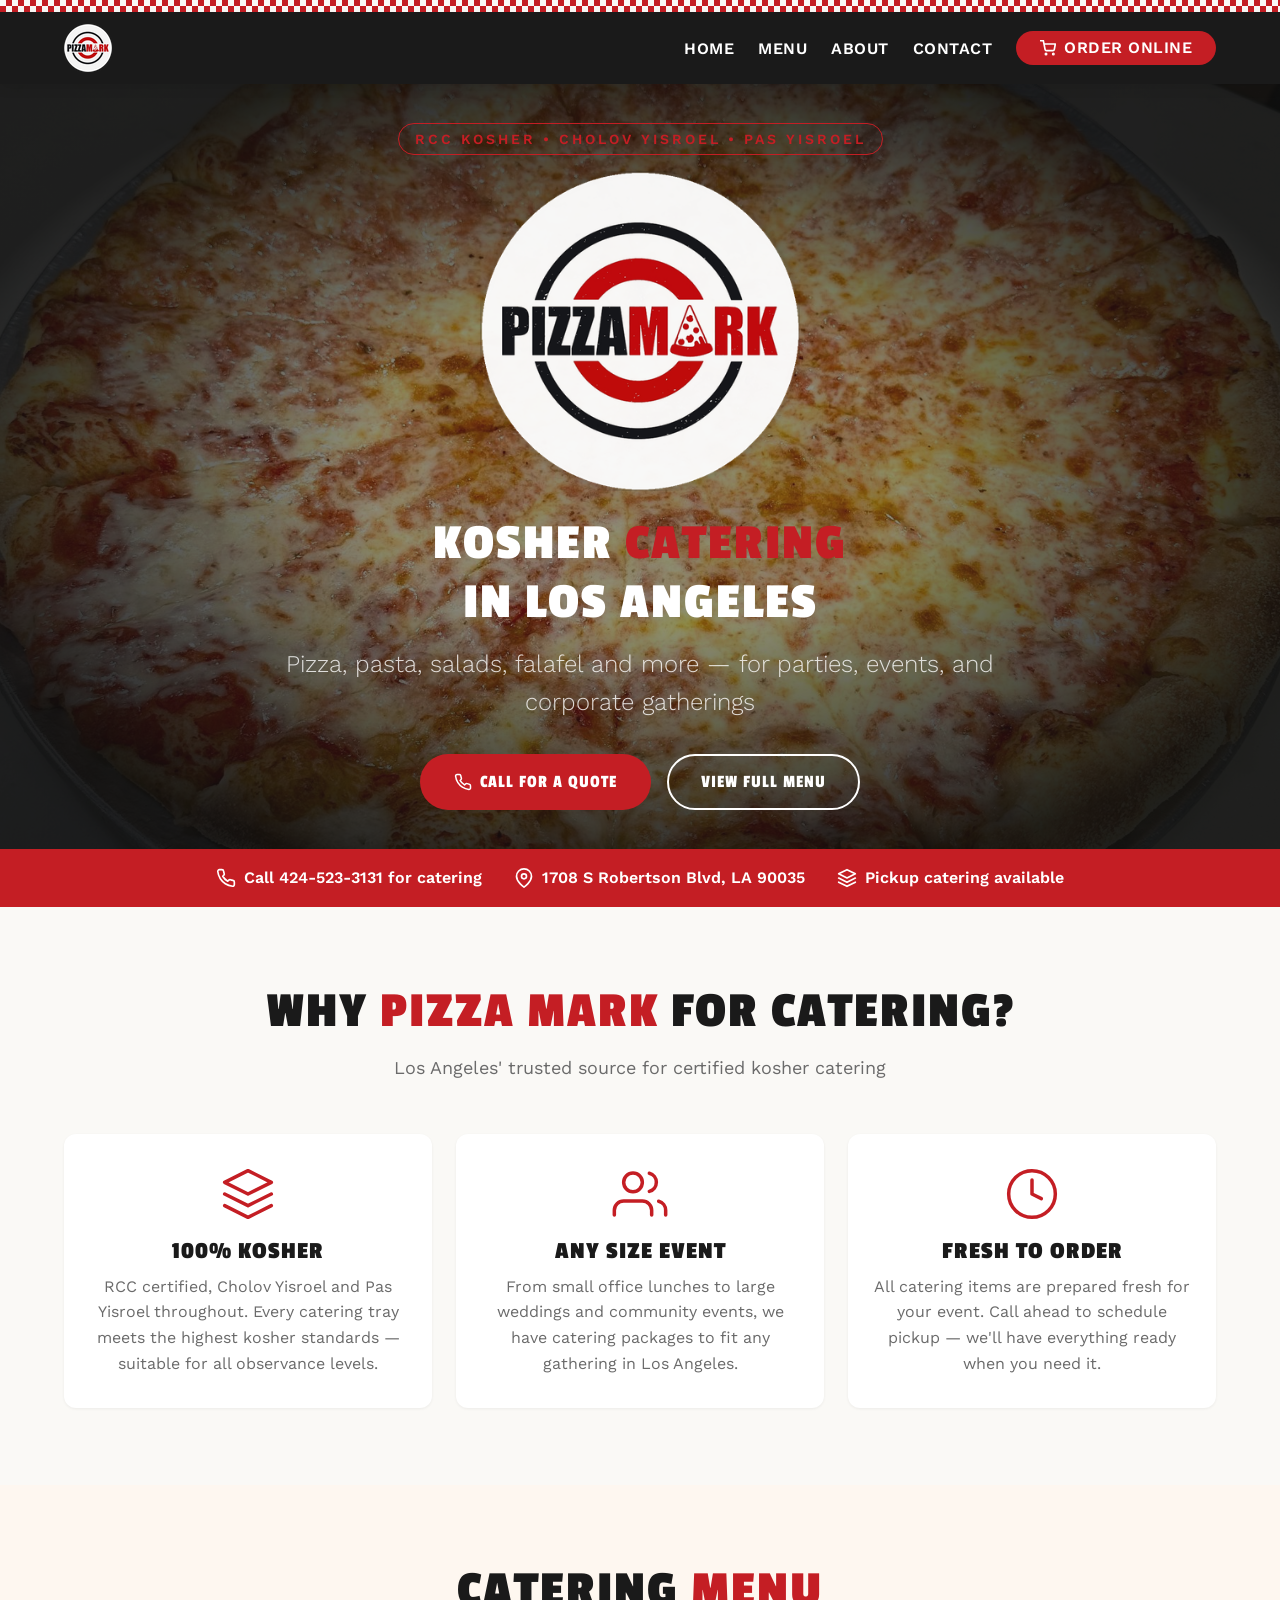
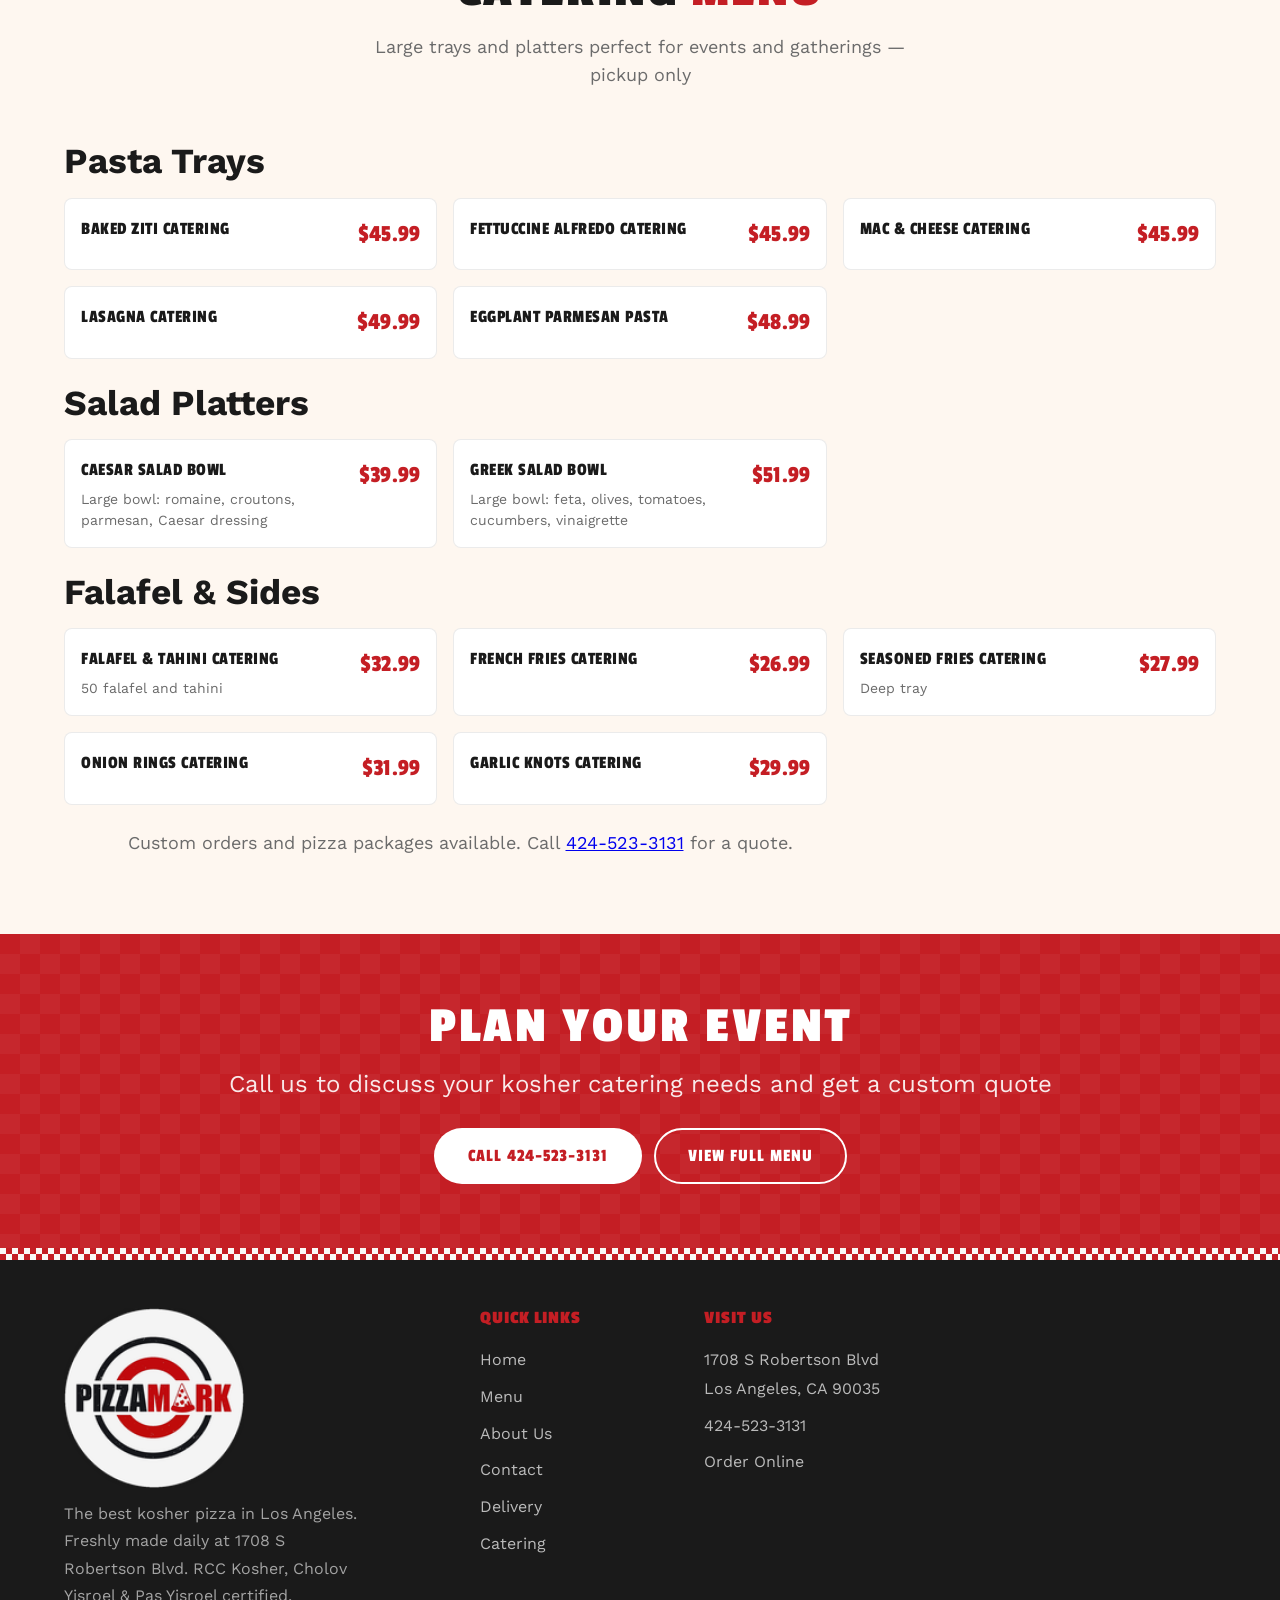
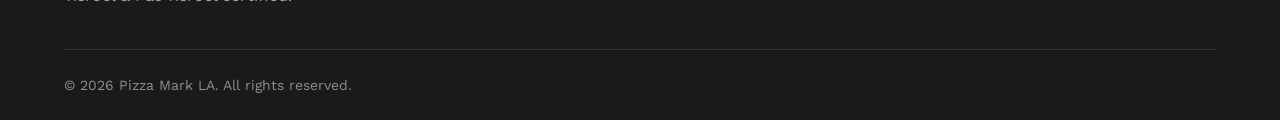
<file: catering.html>
<!DOCTYPE html>
<html lang="en">
<head>
<meta charset="UTF-8">
<meta name="viewport" content="width=device-width, initial-scale=1.0">

<!-- Favicon -->
<link rel="icon" href="./favicon.ico" sizes="48x48">
<link rel="icon" href="./favicon-32x32.png" type="image/png" sizes="32x32">
<link rel="apple-touch-icon" href="./apple-touch-icon.png" sizes="180x180">

<!-- SEO Meta Tags -->
<title>Kosher Catering in Los Angeles | Pizza Mark LA</title>
<meta name="description" content="Kosher catering for parties, events, and corporate gatherings in Los Angeles. Pizza, pasta, salads, falafel and more. RCC Kosher certified, Cholov Yisroel & Pas Yisroel. Call 424-523-3131.">
<meta name="keywords" content="kosher catering Los Angeles, kosher catering LA, kosher event catering, kosher party catering Los Angeles, kosher pizza catering, kosher catering Beverly Hills, kosher catering West Hollywood, kosher catering Pico Robertson, kosher food catering LA, kosher corporate catering Los Angeles">
<link rel="canonical" href="https://www.pizzamarkla.com/catering">

<!-- Open Graph -->
<meta property="og:type" content="website">
<meta property="og:title" content="Kosher Catering in Los Angeles | Pizza Mark LA">
<meta property="og:description" content="Kosher catering for parties, events, and corporate gatherings in Los Angeles. RCC certified, Cholov Yisroel & Pas Yisroel.">
<meta property="og:url" content="https://www.pizzamarkla.com/catering">
<meta property="og:image" content="https://www.pizzamarkla.com/assets/logo.jpg">
<meta property="og:site_name" content="Pizza Mark LA">

<!-- Geo Tags -->
<meta name="geo.region" content="US-CA">
<meta name="geo.placename" content="Los Angeles">
<meta name="geo.position" content="34.0489;-118.3847">
<meta name="ICBM" content="34.0489, -118.3847">

<!-- Fonts -->
<link rel="preconnect" href="https://fonts.googleapis.com">
<link rel="preconnect" href="https://fonts.gstatic.com" crossorigin>
<link href="https://fonts.googleapis.com/css2?family=Passion+One:wght@400;700;900&family=Work+Sans:wght@300;400;500;600;700&display=swap" rel="stylesheet">

<!-- Styles -->
<link rel="stylesheet" href="./base.css">
<link rel="stylesheet" href="./style.css">

<!-- Structured Data: CateringEvent / LocalBusiness -->
<script type="application/ld+json">
{
  "@context": "https://schema.org",
  "@type": "FoodEstablishment",
  "name": "Pizza Mark — Kosher Catering Los Angeles",
  "url": "https://www.pizzamarkla.com/catering",
  "telephone": "+1-424-523-3131",
  "image": "https://www.pizzamarkla.com/assets/logo.jpg",
  "description": "Kosher catering for parties, corporate events, and gatherings in Los Angeles. Pizza, pasta, salads, falafel and more. RCC certified, Cholov Yisroel and Pas Yisroel.",
  "servesCuisine": ["Kosher", "Pizza", "Italian", "Mediterranean"],
  "priceRange": "$$",
  "address": {
    "@type": "PostalAddress",
    "streetAddress": "1708 S Robertson Blvd",
    "addressLocality": "Los Angeles",
    "addressRegion": "CA",
    "postalCode": "90035",
    "addressCountry": "US"
  },
  "areaServed": { "@type": "City", "name": "Los Angeles" },
  "hasOfferCatalog": {
    "@type": "OfferCatalog",
    "name": "Kosher Catering Menu",
    "itemListElement": [
      { "@type": "OfferCatalog", "name": "Pizza Packages" },
      { "@type": "OfferCatalog", "name": "Pasta Trays" },
      { "@type": "OfferCatalog", "name": "Salad Platters" },
      { "@type": "OfferCatalog", "name": "Falafel Platters" },
      { "@type": "OfferCatalog", "name": "Sides Trays" }
    ]
  },
  "sameAs": [
    "https://www.instagram.com/pizzamarkla",
    "https://www.facebook.com/pizzamarkla/",
    "https://www.yelp.com/biz/pizza-mark-los-angeles-2"
  ]
}
</script>
</head>

<body>
<!-- Skip link -->
<a href="#main" class="sr-only" style="position:absolute;top:-40px;left:0;background:var(--color-primary);color:white;padding:8px 16px;z-index:999;font-size:14px;" onfocus="this.style.top='0'" onblur="this.style.top='-40px'">Skip to main content</a>

<!-- Checkerboard Top Border -->
<div class="checker-border checker-border--sm" aria-hidden="true"></div>

<!-- Navigation -->
<nav class="nav" aria-label="Main navigation">
  <div class="nav__inner container">
    <a href="/" class="nav__logo" aria-label="Pizza Mark — Home">
      <img src="./assets/logo-nav.png" alt="Pizza Mark logo" width="61" height="48" style="height:48px;width:auto;">
    </a>
    <ul class="nav__links" role="list">
      <li><a href="/">Home</a></li>
      <li><a href="/#menu">Menu</a></li>
      <li><a href="/#about">About</a></li>
      <li><a href="/#contact">Contact</a></li>
      <li><a href="https://pizzamarkmenu.com" target="_blank" rel="noopener noreferrer" class="nav__cta">
        <svg width="16" height="16" viewBox="0 0 24 24" fill="none" stroke="currentColor" stroke-width="2.5" stroke-linecap="round" stroke-linejoin="round"><circle cx="9" cy="21" r="1"/><circle cx="20" cy="21" r="1"/><path d="M1 1h4l2.68 13.39a2 2 0 0 0 2 1.61h9.72a2 2 0 0 0 2-1.61L23 6H6"/></svg>
        Order Online
      </a></li>
    </ul>
    <button class="nav__hamburger" aria-label="Toggle menu" aria-expanded="false" onclick="toggleMobile()">
      <span></span><span></span><span></span>
    </button>
  </div>
  <div class="nav__mobile-overlay" id="mobileNav">
    <a href="/" onclick="closeMobile()">Home</a>
    <a href="/#menu" onclick="closeMobile()">Menu</a>
    <a href="/#about" onclick="closeMobile()">About</a>
    <a href="/#contact" onclick="closeMobile()">Contact</a>
    <a href="https://pizzamarkmenu.com" target="_blank" rel="noopener noreferrer" class="btn btn--primary" onclick="closeMobile()">Order Online</a>
  </div>
</nav>

<main id="main">

<!-- Hero -->
<section class="hero" id="home">
  <div class="hero__bg" aria-hidden="true"></div>
  <div class="hero__content">
    <div class="hero__badge">RCC Kosher &bull; Cholov Yisroel &bull; Pas Yisroel</div>
    <img src="./assets/logo-hero.png" alt="Pizza Mark — Kosher Catering Los Angeles" class="hero__logo" width="380" height="380" loading="eager">
    <h1>Kosher <span>Catering</span> in Los Angeles</h1>
    <p class="hero__tagline">Pizza, pasta, salads, falafel and more — for parties, events, and corporate gatherings</p>
    <div class="hero__actions">
      <a href="tel:+14245233131" class="btn btn--primary">
        <svg width="18" height="18" viewBox="0 0 24 24" fill="none" stroke="currentColor" stroke-width="2" stroke-linecap="round" stroke-linejoin="round"><path d="M22 16.92v3a2 2 0 0 1-2.18 2 19.79 19.79 0 0 1-8.63-3.07 19.5 19.5 0 0 1-6-6 19.79 19.79 0 0 1-3.07-8.67A2 2 0 0 1 4.11 2h3a2 2 0 0 1 2 1.72 12.84 12.84 0 0 0 .7 2.81 2 2 0 0 1-.45 2.11L8.09 9.91a16 16 0 0 0 6 6l1.27-1.27a2 2 0 0 1 2.11-.45 12.84 12.84 0 0 0 2.81.7A2 2 0 0 1 22 16.92z"/></svg>
        Call for a Quote
      </a>
      <a href="https://pizzamarkmenu.com" target="_blank" rel="noopener noreferrer" class="btn btn--outline">View Full Menu</a>
    </div>
  </div>
</section>

<!-- Info Strip -->
<div class="info-strip" aria-label="Quick info">
  <div class="info-strip__inner container">
    <div class="info-strip__item">
      <svg width="20" height="20" viewBox="0 0 24 24" fill="none" stroke="currentColor" stroke-width="2" stroke-linecap="round" stroke-linejoin="round"><path d="M22 16.92v3a2 2 0 0 1-2.18 2 19.79 19.79 0 0 1-8.63-3.07 19.5 19.5 0 0 1-6-6 19.79 19.79 0 0 1-3.07-8.67A2 2 0 0 1 4.11 2h3a2 2 0 0 1 2 1.72 12.84 12.84 0 0 0 .7 2.81 2 2 0 0 1-.45 2.11L8.09 9.91a16 16 0 0 0 6 6l1.27-1.27a2 2 0 0 1 2.11-.45 12.84 12.84 0 0 0 2.81.7A2 2 0 0 1 22 16.92z"/></svg>
      <a href="tel:+14245233131">Call 424-523-3131 for catering</a>
    </div>
    <div class="info-strip__item">
      <svg width="20" height="20" viewBox="0 0 24 24" fill="none" stroke="currentColor" stroke-width="2" stroke-linecap="round" stroke-linejoin="round"><path d="M21 10c0 7-9 13-9 13s-9-6-9-13a9 9 0 0 1 18 0z"/><circle cx="12" cy="10" r="3"/></svg>
      <span>1708 S Robertson Blvd, LA 90035</span>
    </div>
    <div class="info-strip__item">
      <svg width="20" height="20" viewBox="0 0 24 24" fill="none" stroke="currentColor" stroke-width="2" stroke-linecap="round" stroke-linejoin="round"><path d="M12 2L2 7l10 5 10-5-10-5z"/><path d="M2 17l10 5 10-5"/><path d="M2 12l10 5 10-5"/></svg>
      <span>Pickup catering available</span>
    </div>
  </div>
</div>

<!-- Why Pizza Mark for Catering -->
<section class="section" aria-label="Why choose Pizza Mark for kosher catering">
  <div class="container">
    <div class="section__header fade-up">
      <h2>Why <span>Pizza Mark</span> for Catering?</h2>
      <p class="section__subtitle">Los Angeles' trusted source for certified kosher catering</p>
    </div>
    <div class="highlights fade-up">
      <article class="highlight-card">
        <svg class="highlight-card__icon" viewBox="0 0 24 24" fill="none" stroke="currentColor" stroke-width="1.5" stroke-linecap="round" stroke-linejoin="round"><path d="M12 2L2 7l10 5 10-5-10-5z"/><path d="M2 17l10 5 10-5"/><path d="M2 12l10 5 10-5"/></svg>
        <h3>100% Kosher</h3>
        <p>RCC certified, Cholov Yisroel and Pas Yisroel throughout. Every catering tray meets the highest kosher standards — suitable for all observance levels.</p>
      </article>
      <article class="highlight-card">
        <svg class="highlight-card__icon" viewBox="0 0 24 24" fill="none" stroke="currentColor" stroke-width="1.5" stroke-linecap="round" stroke-linejoin="round"><path d="M17 21v-2a4 4 0 0 0-4-4H5a4 4 0 0 0-4 4v2"/><circle cx="9" cy="7" r="4"/><path d="M23 21v-2a4 4 0 0 0-3-3.87"/><path d="M16 3.13a4 4 0 0 1 0 7.75"/></svg>
        <h3>Any Size Event</h3>
        <p>From small office lunches to large weddings and community events, we have catering packages to fit any gathering in Los Angeles.</p>
      </article>
      <article class="highlight-card">
        <svg class="highlight-card__icon" viewBox="0 0 24 24" fill="none" stroke="currentColor" stroke-width="1.5" stroke-linecap="round" stroke-linejoin="round"><circle cx="12" cy="12" r="10"/><polyline points="12 6 12 12 16 14"/></svg>
        <h3>Fresh to Order</h3>
        <p>All catering items are prepared fresh for your event. Call ahead to schedule pickup — we'll have everything ready when you need it.</p>
      </article>
    </div>
  </div>
</section>

<!-- Catering Menu -->
<section class="section section--warm" aria-label="Kosher catering menu">
  <div class="container">
    <div class="section__header fade-up">
      <h2>Catering <span>Menu</span></h2>
      <p class="section__subtitle">Large trays and platters perfect for events and gatherings — pickup only</p>
    </div>

    <div class="fade-up">
      <h3 style="margin-bottom:var(--space-4);font-size:var(--text-xl);">Pasta Trays</h3>
      <div class="menu-items" style="margin-bottom:var(--space-6);">
        <div class="menu-item"><div class="menu-item__info"><div class="menu-item__name">Baked Ziti Catering</div></div><div class="menu-item__price">$45.99</div></div>
        <div class="menu-item"><div class="menu-item__info"><div class="menu-item__name">Fettuccine Alfredo Catering</div></div><div class="menu-item__price">$45.99</div></div>
        <div class="menu-item"><div class="menu-item__info"><div class="menu-item__name">Mac &amp; Cheese Catering</div></div><div class="menu-item__price">$45.99</div></div>
        <div class="menu-item"><div class="menu-item__info"><div class="menu-item__name">Lasagna Catering</div></div><div class="menu-item__price">$49.99</div></div>
        <div class="menu-item"><div class="menu-item__info"><div class="menu-item__name">Eggplant Parmesan Pasta</div></div><div class="menu-item__price">$48.99</div></div>
      </div>

      <h3 style="margin-bottom:var(--space-4);font-size:var(--text-xl);">Salad Platters</h3>
      <div class="menu-items" style="margin-bottom:var(--space-6);">
        <div class="menu-item"><div class="menu-item__info"><div class="menu-item__name">Caesar Salad Bowl</div><div class="menu-item__desc">Large bowl: romaine, croutons, parmesan, Caesar dressing</div></div><div class="menu-item__price">$39.99</div></div>
        <div class="menu-item"><div class="menu-item__info"><div class="menu-item__name">Greek Salad Bowl</div><div class="menu-item__desc">Large bowl: feta, olives, tomatoes, cucumbers, vinaigrette</div></div><div class="menu-item__price">$51.99</div></div>
      </div>

      <h3 style="margin-bottom:var(--space-4);font-size:var(--text-xl);">Falafel &amp; Sides</h3>
      <div class="menu-items" style="margin-bottom:var(--space-6);">
        <div class="menu-item"><div class="menu-item__info"><div class="menu-item__name">Falafel &amp; Tahini Catering</div><div class="menu-item__desc">50 falafel and tahini</div></div><div class="menu-item__price">$32.99</div></div>
        <div class="menu-item"><div class="menu-item__info"><div class="menu-item__name">French Fries Catering</div></div><div class="menu-item__price">$26.99</div></div>
        <div class="menu-item"><div class="menu-item__info"><div class="menu-item__name">Seasoned Fries Catering</div><div class="menu-item__desc">Deep tray</div></div><div class="menu-item__price">$27.99</div></div>
        <div class="menu-item"><div class="menu-item__info"><div class="menu-item__name">Onion Rings Catering</div></div><div class="menu-item__price">$31.99</div></div>
        <div class="menu-item"><div class="menu-item__info"><div class="menu-item__name">Garlic Knots Catering</div></div><div class="menu-item__price">$29.99</div></div>
      </div>
    </div>

    <p class="fade-up" style="text-align:center;color:var(--color-text-muted);margin-top:var(--space-4);">Custom orders and pizza packages available. Call <a href="tel:+14245233131">424-523-3131</a> for a quote.</p>
  </div>
</section>

<!-- CTA -->
<section class="specials-banner" aria-label="Get a catering quote">
  <div class="specials-banner__content container fade-up">
    <h2>Plan Your Event</h2>
    <p>Call us to discuss your kosher catering needs and get a custom quote</p>
    <div style="display:flex;gap:var(--space-3);justify-content:center;flex-wrap:wrap;margin-top:var(--space-6);">
      <a href="tel:+14245233131" class="btn" style="background:white;color:#C41E24;">Call 424-523-3131</a>
      <a href="https://pizzamarkmenu.com" target="_blank" rel="noopener noreferrer" class="btn btn--outline" style="border-color:white;color:white;">View Full Menu</a>
    </div>
  </div>
</section>

</main>

<!-- Checkerboard Bottom Border -->
<div class="checker-border checker-border--sm" aria-hidden="true"></div>

<!-- Footer -->
<footer class="footer">
  <div class="container">
    <div class="footer__grid">
      <div class="footer__brand">
        <img src="./assets/logo-dark.png" alt="Pizza Mark" width="180" height="141" loading="lazy" decoding="async" style="max-width:180px;">
        <p>The best kosher pizza in Los Angeles. Freshly made daily at 1708 S Robertson Blvd. RCC Kosher, Cholov Yisroel &amp; Pas Yisroel certified.</p>
      </div>
      <div class="footer__col">
        <h4>Quick Links</h4>
        <ul role="list">
          <li><a href="/">Home</a></li>
          <li><a href="/#menu">Menu</a></li>
          <li><a href="/#about">About Us</a></li>
          <li><a href="/#contact">Contact</a></li>
          <li><a href="/delivery.html">Delivery</a></li>
          <li><a href="/catering.html">Catering</a></li>
        </ul>
      </div>
      <div class="footer__col">
        <h4>Visit Us</h4>
        <ul role="list">
          <li><a href="https://maps.google.com/?q=1708+S+Robertson+Blvd+Los+Angeles+CA+90035" target="_blank" rel="noopener noreferrer">1708 S Robertson Blvd<br>Los Angeles, CA 90035</a></li>
          <li><a href="tel:+14245233131">424-523-3131</a></li>
          <li><a href="https://pizzamarkmenu.com" target="_blank" rel="noopener noreferrer">Order Online</a></li>
        </ul>
      </div>
    </div>
    <div class="footer__bottom">
      <span>&copy; 2026 Pizza Mark LA. All rights reserved.</span>
    </div>
  </div>
</footer>

<script defer>
function toggleMobile() {
  const nav = document.getElementById('mobileNav');
  const btn = document.querySelector('.nav__hamburger');
  const isOpen = nav.style.display === 'flex';
  if (isOpen) {
    nav.classList.remove('open');
    setTimeout(() => { nav.style.display = 'none'; }, 300);
    btn.classList.remove('open');
    btn.setAttribute('aria-expanded', 'false');
    document.body.style.overflow = '';
  } else {
    nav.style.display = 'flex';
    requestAnimationFrame(() => nav.classList.add('open'));
    btn.classList.add('open');
    btn.setAttribute('aria-expanded', 'true');
    document.body.style.overflow = 'hidden';
  }
}
function closeMobile() {
  const nav = document.getElementById('mobileNav');
  const btn = document.querySelector('.nav__hamburger');
  nav.classList.remove('open');
  setTimeout(() => { nav.style.display = 'none'; }, 300);
  btn.classList.remove('open');
  btn.setAttribute('aria-expanded', 'false');
  document.body.style.overflow = '';
}
function initAnimations() {
  const observer = new IntersectionObserver((entries) => {
    entries.forEach(entry => {
      if (entry.isIntersecting) {
        entry.target.classList.add('visible');
        observer.unobserve(entry.target);
      }
    });
  }, { threshold: 0.1, rootMargin: '0px 0px -40px 0px' });
  document.querySelectorAll('.fade-up').forEach(el => observer.observe(el));
}
document.addEventListener('DOMContentLoaded', initAnimations);
</script>

</body>
</html>
</file>
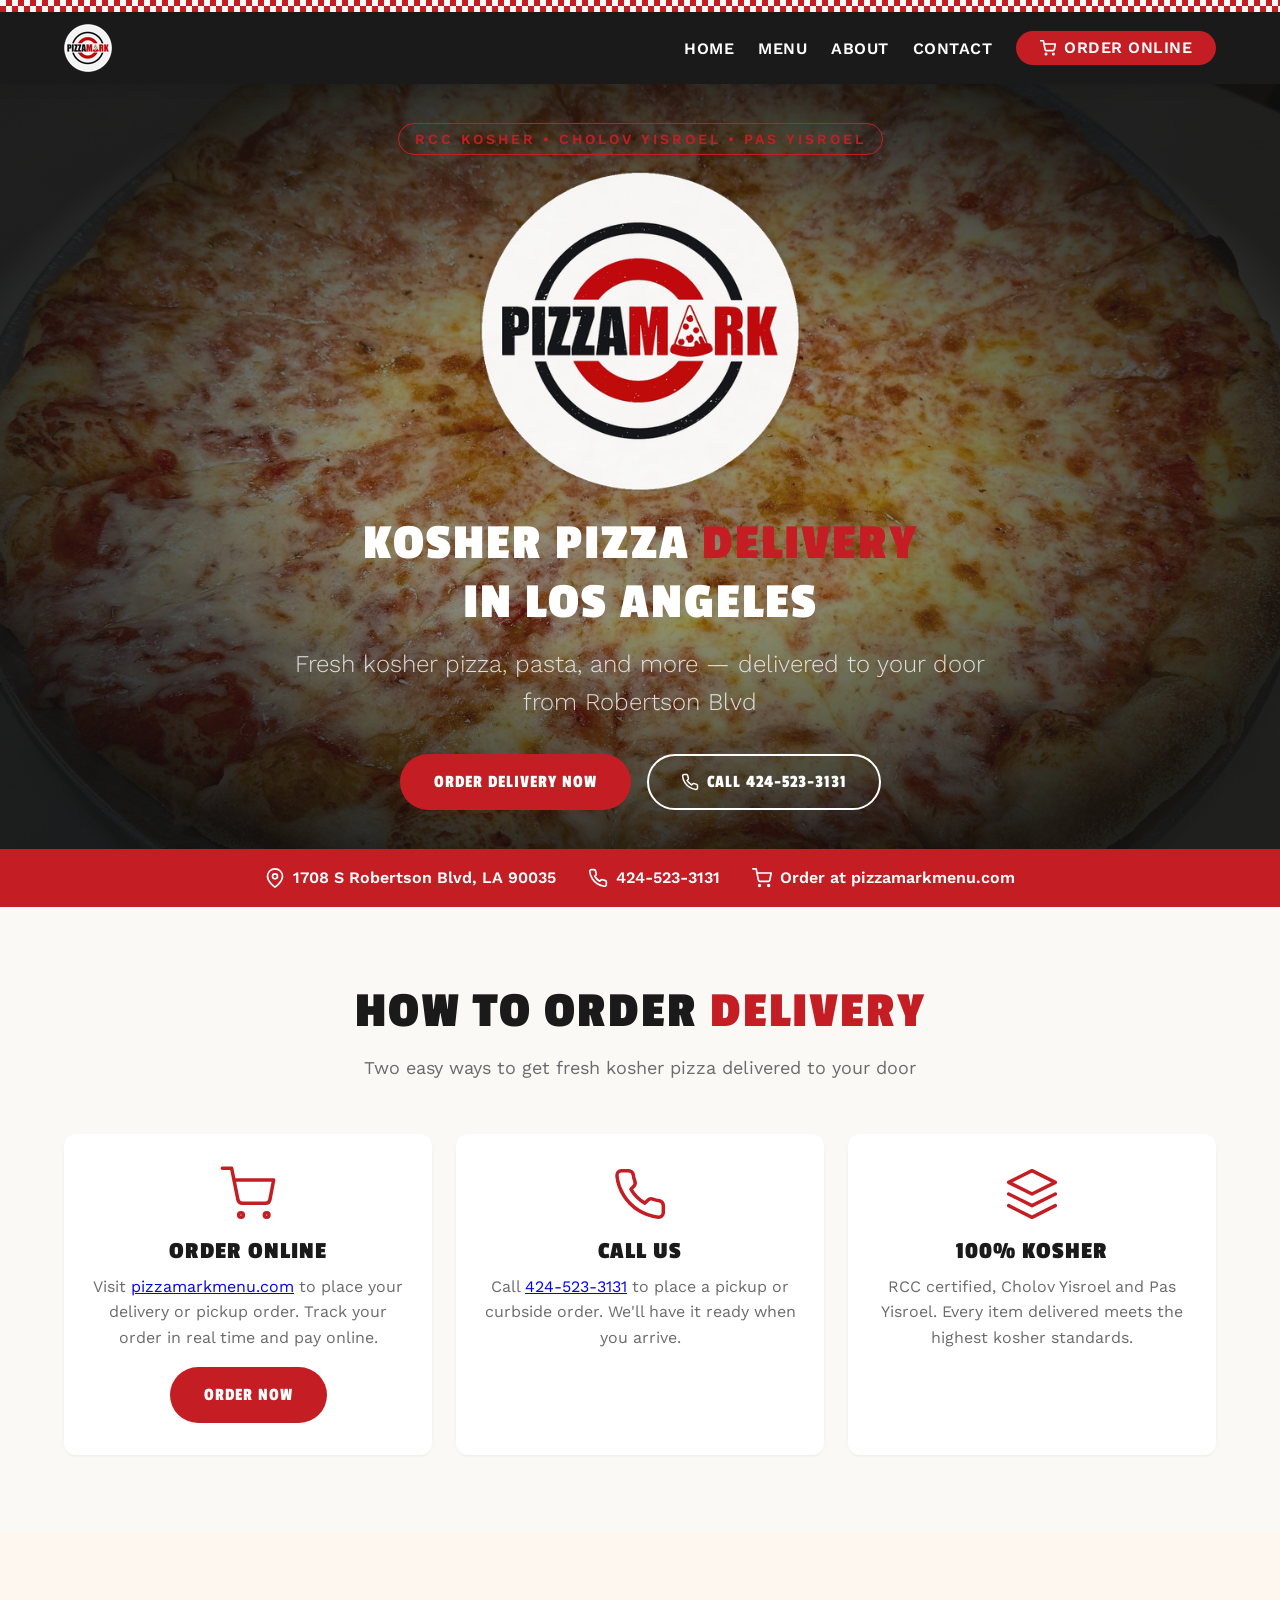
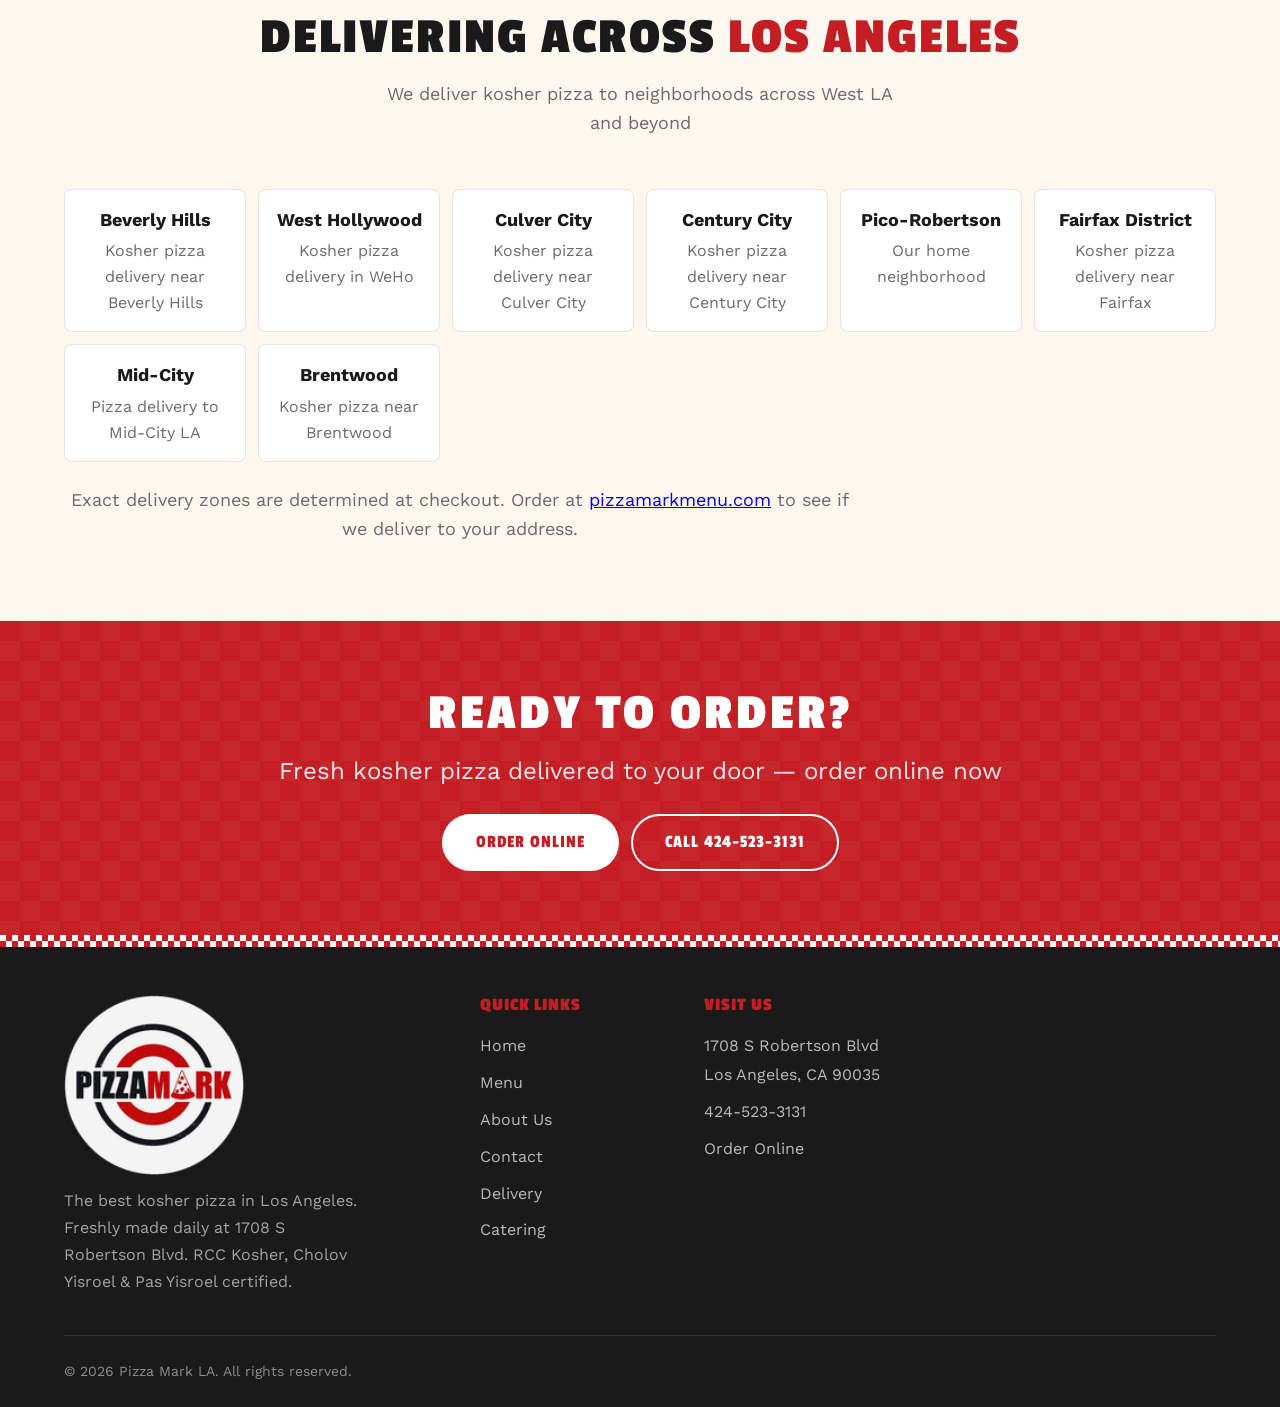
<file: delivery.html>
<!DOCTYPE html>
<html lang="en">
<head>
<meta charset="UTF-8">
<meta name="viewport" content="width=device-width, initial-scale=1.0">

<!-- Favicon -->
<link rel="icon" href="./favicon.ico" sizes="48x48">
<link rel="icon" href="./favicon-32x32.png" type="image/png" sizes="32x32">
<link rel="apple-touch-icon" href="./apple-touch-icon.png" sizes="180x180">

<!-- SEO Meta Tags -->
<title>Kosher Pizza Delivery in Los Angeles | Pizza Mark LA</title>
<meta name="description" content="Order kosher pizza delivery in Los Angeles from Pizza Mark. RCC Kosher certified, Cholov Yisroel & Pas Yisroel. Delivery and pickup available. Call 424-523-3131 or order online.">
<meta name="keywords" content="kosher pizza delivery Los Angeles, kosher pizza delivery West Hollywood, kosher pizza delivery Beverly Hills, kosher pizza delivery Culver City, kosher pizza delivery Pico Robertson, kosher pizza delivery West LA, pizza delivery Los Angeles, kosher food delivery LA">
<link rel="canonical" href="https://www.pizzamarkla.com/delivery">

<!-- Open Graph -->
<meta property="og:type" content="website">
<meta property="og:title" content="Kosher Pizza Delivery in Los Angeles | Pizza Mark LA">
<meta property="og:description" content="Order kosher pizza delivery in Los Angeles from Pizza Mark. RCC Kosher certified, Cholov Yisroel & Pas Yisroel.">
<meta property="og:url" content="https://www.pizzamarkla.com/delivery">
<meta property="og:image" content="https://www.pizzamarkla.com/assets/logo.jpg">
<meta property="og:site_name" content="Pizza Mark LA">

<!-- Geo Tags -->
<meta name="geo.region" content="US-CA">
<meta name="geo.placename" content="Los Angeles">
<meta name="geo.position" content="34.0489;-118.3847">
<meta name="ICBM" content="34.0489, -118.3847">

<!-- Fonts -->
<link rel="preconnect" href="https://fonts.googleapis.com">
<link rel="preconnect" href="https://fonts.gstatic.com" crossorigin>
<link href="https://fonts.googleapis.com/css2?family=Passion+One:wght@400;700;900&family=Work+Sans:wght@300;400;500;600;700&display=swap" rel="stylesheet">

<!-- Styles -->
<link rel="stylesheet" href="./base.css">
<link rel="stylesheet" href="./style.css">

<!-- Structured Data: LocalBusiness with delivery focus -->
<script type="application/ld+json">
{
  "@context": "https://schema.org",
  "@type": "Restaurant",
  "name": "Pizza Mark",
  "url": "https://www.pizzamarkla.com",
  "telephone": "+1-424-523-3131",
  "image": "https://www.pizzamarkla.com/assets/logo.jpg",
  "description": "Kosher pizza delivery in Los Angeles. RCC certified, Cholov Yisroel and Pas Yisroel. Order online or call 424-523-3131.",
  "servesCuisine": ["Pizza", "Kosher", "Italian", "Mediterranean"],
  "priceRange": "$$",
  "address": {
    "@type": "PostalAddress",
    "streetAddress": "1708 S Robertson Blvd",
    "addressLocality": "Los Angeles",
    "addressRegion": "CA",
    "postalCode": "90035",
    "addressCountry": "US"
  },
  "geo": {
    "@type": "GeoCoordinates",
    "latitude": 34.0489,
    "longitude": -118.3847
  },
  "areaServed": [
    { "@type": "City", "name": "Los Angeles" },
    { "@type": "Neighborhood", "name": "Beverly Hills" },
    { "@type": "Neighborhood", "name": "West Hollywood" },
    { "@type": "Neighborhood", "name": "Culver City" },
    { "@type": "Neighborhood", "name": "Century City" },
    { "@type": "Neighborhood", "name": "Pico-Robertson" },
    { "@type": "Neighborhood", "name": "Fairfax District" },
    { "@type": "Neighborhood", "name": "Mid-City" },
    { "@type": "Neighborhood", "name": "Brentwood" }
  ],
  "potentialAction": {
    "@type": "OrderAction",
    "target": {
      "@type": "EntryPoint",
      "urlTemplate": "https://pizzamarkmenu.com",
      "actionPlatform": ["http://schema.org/DesktopWebPlatform", "http://schema.org/MobileWebPlatform"]
    },
    "deliveryMethod": ["http://purl.org/goodrelations/v1#DeliveryModeOwnFleet", "http://purl.org/goodrelations/v1#DeliveryModePickUp"]
  },
  "sameAs": [
    "https://www.instagram.com/pizzamarkla",
    "https://www.facebook.com/pizzamarkla/",
    "https://www.yelp.com/biz/pizza-mark-los-angeles-2"
  ]
}
</script>
</head>

<body>
<!-- Skip link -->
<a href="#main" class="sr-only" style="position:absolute;top:-40px;left:0;background:var(--color-primary);color:white;padding:8px 16px;z-index:999;font-size:14px;" onfocus="this.style.top='0'" onblur="this.style.top='-40px'">Skip to main content</a>

<!-- Checkerboard Top Border -->
<div class="checker-border checker-border--sm" aria-hidden="true"></div>

<!-- Navigation -->
<nav class="nav" aria-label="Main navigation">
  <div class="nav__inner container">
    <a href="/" class="nav__logo" aria-label="Pizza Mark — Home">
      <img src="./assets/logo-nav.png" alt="Pizza Mark logo" width="61" height="48" style="height:48px;width:auto;">
    </a>
    <ul class="nav__links" role="list">
      <li><a href="/">Home</a></li>
      <li><a href="/#menu">Menu</a></li>
      <li><a href="/#about">About</a></li>
      <li><a href="/#contact">Contact</a></li>
      <li><a href="https://pizzamarkmenu.com" target="_blank" rel="noopener noreferrer" class="nav__cta">
        <svg width="16" height="16" viewBox="0 0 24 24" fill="none" stroke="currentColor" stroke-width="2.5" stroke-linecap="round" stroke-linejoin="round"><circle cx="9" cy="21" r="1"/><circle cx="20" cy="21" r="1"/><path d="M1 1h4l2.68 13.39a2 2 0 0 0 2 1.61h9.72a2 2 0 0 0 2-1.61L23 6H6"/></svg>
        Order Online
      </a></li>
    </ul>
    <button class="nav__hamburger" aria-label="Toggle menu" aria-expanded="false" onclick="toggleMobile()">
      <span></span><span></span><span></span>
    </button>
  </div>
  <div class="nav__mobile-overlay" id="mobileNav">
    <a href="/" onclick="closeMobile()">Home</a>
    <a href="/#menu" onclick="closeMobile()">Menu</a>
    <a href="/#about" onclick="closeMobile()">About</a>
    <a href="/#contact" onclick="closeMobile()">Contact</a>
    <a href="https://pizzamarkmenu.com" target="_blank" rel="noopener noreferrer" class="btn btn--primary" onclick="closeMobile()">Order Online</a>
  </div>
</nav>

<main id="main">

<!-- Hero -->
<section class="hero" id="home">
  <div class="hero__bg" aria-hidden="true"></div>
  <div class="hero__content">
    <div class="hero__badge">RCC Kosher &bull; Cholov Yisroel &bull; Pas Yisroel</div>
    <img src="./assets/logo-hero.png" alt="Pizza Mark — Kosher Pizza Delivery in Los Angeles" class="hero__logo" width="380" height="380" loading="eager">
    <h1>Kosher Pizza <span>Delivery</span> in Los Angeles</h1>
    <p class="hero__tagline">Fresh kosher pizza, pasta, and more — delivered to your door from Robertson Blvd</p>
    <div class="hero__actions">
      <a href="https://pizzamarkmenu.com" target="_blank" rel="noopener noreferrer" class="btn btn--primary">Order Delivery Now</a>
      <a href="tel:+14245233131" class="btn btn--outline">
        <svg width="18" height="18" viewBox="0 0 24 24" fill="none" stroke="currentColor" stroke-width="2" stroke-linecap="round" stroke-linejoin="round"><path d="M22 16.92v3a2 2 0 0 1-2.18 2 19.79 19.79 0 0 1-8.63-3.07 19.5 19.5 0 0 1-6-6 19.79 19.79 0 0 1-3.07-8.67A2 2 0 0 1 4.11 2h3a2 2 0 0 1 2 1.72 12.84 12.84 0 0 0 .7 2.81 2 2 0 0 1-.45 2.11L8.09 9.91a16 16 0 0 0 6 6l1.27-1.27a2 2 0 0 1 2.11-.45 12.84 12.84 0 0 0 2.81.7A2 2 0 0 1 22 16.92z"/></svg>
        Call 424-523-3131
      </a>
    </div>
  </div>
</section>

<!-- Info Strip -->
<div class="info-strip" aria-label="Quick info">
  <div class="info-strip__inner container">
    <div class="info-strip__item">
      <svg width="20" height="20" viewBox="0 0 24 24" fill="none" stroke="currentColor" stroke-width="2" stroke-linecap="round" stroke-linejoin="round"><path d="M21 10c0 7-9 13-9 13s-9-6-9-13a9 9 0 0 1 18 0z"/><circle cx="12" cy="10" r="3"/></svg>
      <a href="https://maps.google.com/?q=1708+S+Robertson+Blvd+Los+Angeles+CA+90035" target="_blank" rel="noopener noreferrer">1708 S Robertson Blvd, LA 90035</a>
    </div>
    <div class="info-strip__item">
      <svg width="20" height="20" viewBox="0 0 24 24" fill="none" stroke="currentColor" stroke-width="2" stroke-linecap="round" stroke-linejoin="round"><path d="M22 16.92v3a2 2 0 0 1-2.18 2 19.79 19.79 0 0 1-8.63-3.07 19.5 19.5 0 0 1-6-6 19.79 19.79 0 0 1-3.07-8.67A2 2 0 0 1 4.11 2h3a2 2 0 0 1 2 1.72 12.84 12.84 0 0 0 .7 2.81 2 2 0 0 1-.45 2.11L8.09 9.91a16 16 0 0 0 6 6l1.27-1.27a2 2 0 0 1 2.11-.45 12.84 12.84 0 0 0 2.81.7A2 2 0 0 1 22 16.92z"/></svg>
      <a href="tel:+14245233131">424-523-3131</a>
    </div>
    <div class="info-strip__item">
      <svg width="20" height="20" viewBox="0 0 24 24" fill="none" stroke="currentColor" stroke-width="2" stroke-linecap="round" stroke-linejoin="round"><circle cx="9" cy="21" r="1"/><circle cx="20" cy="21" r="1"/><path d="M1 1h4l2.68 13.39a2 2 0 0 0 2 1.61h9.72a2 2 0 0 0 2-1.61L23 6H6"/></svg>
      <a href="https://pizzamarkmenu.com" target="_blank" rel="noopener noreferrer">Order at pizzamarkmenu.com</a>
    </div>
  </div>
</div>

<!-- Delivery Info -->
<section class="section" aria-label="Delivery information">
  <div class="container">
    <div class="section__header fade-up">
      <h2>How to Order <span>Delivery</span></h2>
      <p class="section__subtitle">Two easy ways to get fresh kosher pizza delivered to your door</p>
    </div>
    <div class="highlights fade-up">
      <article class="highlight-card">
        <svg class="highlight-card__icon" viewBox="0 0 24 24" fill="none" stroke="currentColor" stroke-width="1.5" stroke-linecap="round" stroke-linejoin="round"><circle cx="9" cy="21" r="1"/><circle cx="20" cy="21" r="1"/><path d="M1 1h4l2.68 13.39a2 2 0 0 0 2 1.61h9.72a2 2 0 0 0 2-1.61L23 6H6"/></svg>
        <h3>Order Online</h3>
        <p>Visit <a href="https://pizzamarkmenu.com" target="_blank" rel="noopener noreferrer">pizzamarkmenu.com</a> to place your delivery or pickup order. Track your order in real time and pay online.</p>
        <a href="https://pizzamarkmenu.com" target="_blank" rel="noopener noreferrer" class="btn btn--primary" style="margin-top:var(--space-4);">Order Now</a>
      </article>
      <article class="highlight-card">
        <svg class="highlight-card__icon" viewBox="0 0 24 24" fill="none" stroke="currentColor" stroke-width="1.5" stroke-linecap="round" stroke-linejoin="round"><path d="M22 16.92v3a2 2 0 0 1-2.18 2 19.79 19.79 0 0 1-8.63-3.07 19.5 19.5 0 0 1-6-6 19.79 19.79 0 0 1-3.07-8.67A2 2 0 0 1 4.11 2h3a2 2 0 0 1 2 1.72 12.84 12.84 0 0 0 .7 2.81 2 2 0 0 1-.45 2.11L8.09 9.91a16 16 0 0 0 6 6l1.27-1.27a2 2 0 0 1 2.11-.45 12.84 12.84 0 0 0 2.81.7A2 2 0 0 1 22 16.92z"/></svg>
        <h3>Call Us</h3>
        <p>Call <a href="tel:+14245233131">424-523-3131</a> to place a pickup or curbside order. We'll have it ready when you arrive.</p>
        <a href="tel:+14245233131" class="btn btn--outline" style="margin-top:var(--space-4);">Call Now</a>
      </article>
      <article class="highlight-card">
        <svg class="highlight-card__icon" viewBox="0 0 24 24" fill="none" stroke="currentColor" stroke-width="1.5" stroke-linecap="round" stroke-linejoin="round"><path d="M12 2L2 7l10 5 10-5-10-5z"/><path d="M2 17l10 5 10-5"/><path d="M2 12l10 5 10-5"/></svg>
        <h3>100% Kosher</h3>
        <p>RCC certified, Cholov Yisroel and Pas Yisroel. Every item delivered meets the highest kosher standards.</p>
      </article>
    </div>
  </div>
</section>

<!-- Delivery Areas -->
<section class="section section--warm" aria-label="Delivery areas in Los Angeles">
  <div class="container">
    <div class="section__header fade-up">
      <h2>Delivering Across <span>Los Angeles</span></h2>
      <p class="section__subtitle">We deliver kosher pizza to neighborhoods across West LA and beyond</p>
    </div>
    <div class="neighborhoods-grid fade-up" style="display:grid;grid-template-columns:repeat(auto-fit,minmax(180px,1fr));gap:var(--space-3);margin-bottom:var(--space-6);">
      <div style="background:white;border:1px solid var(--color-border);border-radius:var(--radius-md);padding:var(--space-4);text-align:center;">
        <strong>Beverly Hills</strong>
        <p style="font-size:var(--text-sm);color:var(--color-text-muted);margin-top:4px;">Kosher pizza delivery near Beverly Hills</p>
      </div>
      <div style="background:white;border:1px solid var(--color-border);border-radius:var(--radius-md);padding:var(--space-4);text-align:center;">
        <strong>West Hollywood</strong>
        <p style="font-size:var(--text-sm);color:var(--color-text-muted);margin-top:4px;">Kosher pizza delivery in WeHo</p>
      </div>
      <div style="background:white;border:1px solid var(--color-border);border-radius:var(--radius-md);padding:var(--space-4);text-align:center;">
        <strong>Culver City</strong>
        <p style="font-size:var(--text-sm);color:var(--color-text-muted);margin-top:4px;">Kosher pizza delivery near Culver City</p>
      </div>
      <div style="background:white;border:1px solid var(--color-border);border-radius:var(--radius-md);padding:var(--space-4);text-align:center;">
        <strong>Century City</strong>
        <p style="font-size:var(--text-sm);color:var(--color-text-muted);margin-top:4px;">Kosher pizza delivery near Century City</p>
      </div>
      <div style="background:white;border:1px solid var(--color-border);border-radius:var(--radius-md);padding:var(--space-4);text-align:center;">
        <strong>Pico-Robertson</strong>
        <p style="font-size:var(--text-sm);color:var(--color-text-muted);margin-top:4px;">Our home neighborhood</p>
      </div>
      <div style="background:white;border:1px solid var(--color-border);border-radius:var(--radius-md);padding:var(--space-4);text-align:center;">
        <strong>Fairfax District</strong>
        <p style="font-size:var(--text-sm);color:var(--color-text-muted);margin-top:4px;">Kosher pizza delivery near Fairfax</p>
      </div>
      <div style="background:white;border:1px solid var(--color-border);border-radius:var(--radius-md);padding:var(--space-4);text-align:center;">
        <strong>Mid-City</strong>
        <p style="font-size:var(--text-sm);color:var(--color-text-muted);margin-top:4px;">Pizza delivery to Mid-City LA</p>
      </div>
      <div style="background:white;border:1px solid var(--color-border);border-radius:var(--radius-md);padding:var(--space-4);text-align:center;">
        <strong>Brentwood</strong>
        <p style="font-size:var(--text-sm);color:var(--color-text-muted);margin-top:4px;">Kosher pizza near Brentwood</p>
      </div>
    </div>
    <p style="text-align:center;color:var(--color-text-muted);">Exact delivery zones are determined at checkout. Order at <a href="https://pizzamarkmenu.com" target="_blank" rel="noopener noreferrer">pizzamarkmenu.com</a> to see if we deliver to your address.</p>
  </div>
</section>

<!-- CTA -->
<section class="specials-banner" aria-label="Order kosher pizza delivery">
  <div class="specials-banner__content container fade-up">
    <h2>Ready to Order?</h2>
    <p>Fresh kosher pizza delivered to your door — order online now</p>
    <div style="display:flex;gap:var(--space-3);justify-content:center;flex-wrap:wrap;margin-top:var(--space-6);">
      <a href="https://pizzamarkmenu.com" target="_blank" rel="noopener noreferrer" class="btn" style="background:white;color:#C41E24;">Order Online</a>
      <a href="tel:+14245233131" class="btn btn--outline" style="border-color:white;color:white;">Call 424-523-3131</a>
    </div>
  </div>
</section>

</main>

<!-- Checkerboard Bottom Border -->
<div class="checker-border checker-border--sm" aria-hidden="true"></div>

<!-- Footer -->
<footer class="footer">
  <div class="container">
    <div class="footer__grid">
      <div class="footer__brand">
        <img src="./assets/logo-dark.png" alt="Pizza Mark" width="180" height="141" loading="lazy" decoding="async" style="max-width:180px;">
        <p>The best kosher pizza in Los Angeles. Freshly made daily at 1708 S Robertson Blvd. RCC Kosher, Cholov Yisroel &amp; Pas Yisroel certified.</p>
      </div>
      <div class="footer__col">
        <h4>Quick Links</h4>
        <ul role="list">
          <li><a href="/">Home</a></li>
          <li><a href="/#menu">Menu</a></li>
          <li><a href="/#about">About Us</a></li>
          <li><a href="/#contact">Contact</a></li>
          <li><a href="/delivery.html">Delivery</a></li>
          <li><a href="/catering.html">Catering</a></li>
        </ul>
      </div>
      <div class="footer__col">
        <h4>Visit Us</h4>
        <ul role="list">
          <li><a href="https://maps.google.com/?q=1708+S+Robertson+Blvd+Los+Angeles+CA+90035" target="_blank" rel="noopener noreferrer">1708 S Robertson Blvd<br>Los Angeles, CA 90035</a></li>
          <li><a href="tel:+14245233131">424-523-3131</a></li>
          <li><a href="https://pizzamarkmenu.com" target="_blank" rel="noopener noreferrer">Order Online</a></li>
        </ul>
      </div>
    </div>
    <div class="footer__bottom">
      <span>&copy; 2026 Pizza Mark LA. All rights reserved.</span>
    </div>
  </div>
</footer>

<script defer>
function toggleMobile() {
  const nav = document.getElementById('mobileNav');
  const btn = document.querySelector('.nav__hamburger');
  const isOpen = nav.style.display === 'flex';
  if (isOpen) {
    nav.classList.remove('open');
    setTimeout(() => { nav.style.display = 'none'; }, 300);
    btn.classList.remove('open');
    btn.setAttribute('aria-expanded', 'false');
    document.body.style.overflow = '';
  } else {
    nav.style.display = 'flex';
    requestAnimationFrame(() => nav.classList.add('open'));
    btn.classList.add('open');
    btn.setAttribute('aria-expanded', 'true');
    document.body.style.overflow = 'hidden';
  }
}
function closeMobile() {
  const nav = document.getElementById('mobileNav');
  const btn = document.querySelector('.nav__hamburger');
  nav.classList.remove('open');
  setTimeout(() => { nav.style.display = 'none'; }, 300);
  btn.classList.remove('open');
  btn.setAttribute('aria-expanded', 'false');
  document.body.style.overflow = '';
}
function initAnimations() {
  const observer = new IntersectionObserver((entries) => {
    entries.forEach(entry => {
      if (entry.isIntersecting) {
        entry.target.classList.add('visible');
        observer.unobserve(entry.target);
      }
    });
  }, { threshold: 0.1, rootMargin: '0px 0px -40px 0px' });
  document.querySelectorAll('.fade-up').forEach(el => observer.observe(el));
}
document.addEventListener('DOMContentLoaded', initAnimations);
</script>

</body>
</html>
</file>
<file: base.css>
/* base.css */
*, *::before, *::after { box-sizing: border-box; margin: 0; padding: 0; }

html {
  -moz-text-size-adjust: none;
  -webkit-text-size-adjust: none;
  text-size-adjust: none;
  -webkit-font-smoothing: antialiased;
  -moz-osx-font-smoothing: grayscale;
  text-rendering: optimizeLegibility;
  scroll-behavior: smooth;
  hanging-punctuation: first last;
  scroll-padding-top: 80px;
}

body {
  min-height: 100dvh;
  line-height: 1.6;
  font-family: var(--font-body, sans-serif);
  font-size: var(--text-base);
  color: var(--color-text);
  background-color: var(--color-bg);
}

img, picture, video, canvas, svg { display: block; max-width: 100%; height: auto; }
ul[role="list"], ol[role="list"] { list-style: none; }
input, button, textarea, select { font: inherit; color: inherit; }

h1, h2, h3, h4, h5, h6 { text-wrap: balance; line-height: 1.15; }
p, li, figcaption { text-wrap: pretty; max-width: 72ch; }

::selection {
  background: rgba(196, 30, 36, 0.2);
  color: var(--color-text);
}

:focus-visible {
  outline: 2px solid var(--color-primary);
  outline-offset: 3px;
  border-radius: 4px;
}

@media (prefers-reduced-motion: reduce) {
  *, *::before, *::after {
    animation-duration: 0.01ms !important;
    animation-iteration-count: 1 !important;
    transition-duration: 0.01ms !important;
    scroll-behavior: auto !important;
  }
}

button { cursor: pointer; background: none; border: none; }
table { border-collapse: collapse; width: 100%; }

a, button, [role="button"], [role="link"], input, textarea, select {
  transition: color 180ms cubic-bezier(0.16, 1, 0.3, 1),
              background 180ms cubic-bezier(0.16, 1, 0.3, 1),
              border-color 180ms cubic-bezier(0.16, 1, 0.3, 1),
              box-shadow 180ms cubic-bezier(0.16, 1, 0.3, 1),
              transform 180ms cubic-bezier(0.16, 1, 0.3, 1);
}

.sr-only {
  position: absolute; width: 1px; height: 1px; padding: 0; margin: -1px;
  overflow: hidden; clip: rect(0, 0, 0, 0); white-space: nowrap; border-width: 0;
}
</file>
<file: style.css>
/* ============================================
   PIZZAMARK LA — Design Tokens & Styles
   Brand: Red #C41E24, Black #1a1a1a, White
   Retro pizzeria with checkerboard motifs
   ============================================ */

/* --- Fonts --- */
@import url('https://fonts.googleapis.com/css2?family=Passion+One:wght@400;700;900&family=Work+Sans:wght@300;400;500;600;700&display=swap');

/* --- Design Tokens --- */
:root {
  /* Type Scale */
  --text-xs:   clamp(0.75rem,  0.7rem  + 0.25vw, 0.875rem);
  --text-sm:   clamp(0.875rem, 0.8rem  + 0.35vw, 1rem);
  --text-base: clamp(1rem,     0.95rem + 0.25vw, 1.125rem);
  --text-lg:   clamp(1.125rem, 1rem    + 0.75vw, 1.5rem);
  --text-xl:   clamp(1.5rem,   1.2rem  + 1.25vw, 2.25rem);
  --text-2xl:  clamp(2rem,     1.2rem  + 2.5vw,  3.5rem);
  --text-3xl:  clamp(2.5rem,   1rem    + 4vw,    5rem);
  --text-hero: clamp(3rem,     0.5rem  + 7vw,    8rem);

  /* Spacing */
  --space-1:  0.25rem;
  --space-2:  0.5rem;
  --space-3:  0.75rem;
  --space-4:  1rem;
  --space-5:  1.25rem;
  --space-6:  1.5rem;
  --space-8:  2rem;
  --space-10: 2.5rem;
  --space-12: 3rem;
  --space-16: 4rem;
  --space-20: 5rem;
  --space-24: 6rem;
  --space-32: 8rem;

  /* PizzaMark Brand Colors */
  --color-primary:       #C41E24;
  --color-primary-hover: #a8181d;
  --color-primary-active:#8c1318;
  --color-primary-light: #fde8e8;

  --color-black:         #1a1a1a;
  --color-dark:          #2d2d2d;

  --color-bg:            #faf9f6;
  --color-surface:       #ffffff;
  --color-surface-2:     #f5f3ef;
  --color-surface-warm:  #fef7f0;
  --color-divider:       rgba(0,0,0,0.08);
  --color-border:        rgba(0,0,0,0.1);

  --color-text:          #1a1a1a;
  --color-text-muted:    #6b6b6b;
  --color-text-faint:    #a0a0a0;
  --color-text-inverse:  #ffffff;

  --color-success:       #2d8a39;
  --color-gold:          #d4a843;

  /* Fonts */
  --font-display: 'Passion One', 'Impact', sans-serif;
  --font-body: 'Work Sans', 'Helvetica Neue', sans-serif;

  /* Radius */
  --radius-sm: 4px;
  --radius-md: 8px;
  --radius-lg: 12px;
  --radius-xl: 16px;
  --radius-full: 9999px;

  /* Transitions */
  --transition-interactive: 180ms cubic-bezier(0.16, 1, 0.3, 1);

  /* Shadows */
  --shadow-sm: 0 1px 3px rgba(0,0,0,0.06);
  --shadow-md: 0 4px 12px rgba(0,0,0,0.08);
  --shadow-lg: 0 12px 32px rgba(0,0,0,0.12);

  /* Content widths */
  --content-narrow: 640px;
  --content-default: 960px;
  --content-wide: 1200px;
}

/* ============================================
   GLOBAL LAYOUT
   ============================================ */

.container {
  width: 100%;
  max-width: var(--content-wide);
  margin: 0 auto;
  padding-inline: var(--space-6);
}

.container--narrow {
  max-width: var(--content-default);
}

/* ============================================
   CHECKERBOARD PATTERN
   ============================================ */

.checker-border {
  height: 24px;
  background-image:
    repeating-conic-gradient(var(--color-primary) 0% 25%, transparent 0% 50%);
  background-size: 24px 24px;
}

.checker-border--sm {
  height: 12px;
  background-size: 12px 12px;
}

/* ============================================
   NAVIGATION
   ============================================ */

.nav {
  position: sticky;
  top: 0;
  z-index: 100;
  background: var(--color-black);
  box-shadow: var(--shadow-md);
}

.nav__inner {
  display: flex;
  align-items: center;
  justify-content: space-between;
  padding-block: var(--space-3);
  gap: var(--space-4);
}

.nav__logo {
  display: flex;
  align-items: center;
  text-decoration: none;
  gap: var(--space-3);
}

.nav__logo img {
  height: 48px;
  width: auto;
}

.nav__logo-text {
  font-family: var(--font-display);
  font-size: var(--text-lg);
  color: var(--color-text-inverse);
  letter-spacing: 1px;
  line-height: 1;
}

.nav__logo-text span {
  color: var(--color-primary);
}

.nav__links {
  display: flex;
  align-items: center;
  gap: var(--space-6);
  list-style: none;
}

.nav__links a {
  font-family: var(--font-body);
  font-size: var(--text-sm);
  font-weight: 600;
  color: var(--color-text-inverse);
  text-decoration: none;
  text-transform: uppercase;
  letter-spacing: 0.5px;
  position: relative;
  padding-block: var(--space-1);
}

.nav__links a::after {
  content: '';
  position: absolute;
  bottom: -2px;
  left: 0;
  width: 0;
  height: 2px;
  background: var(--color-primary);
  transition: width 250ms ease;
}

.nav__links a:hover::after,
.nav__links a.active::after {
  width: 100%;
}

.nav__cta {
  display: inline-flex;
  align-items: center;
  gap: var(--space-2);
  background: var(--color-primary);
  color: var(--color-text-inverse) !important;
  font-family: var(--font-display);
  font-size: var(--text-sm);
  letter-spacing: 1px;
  padding: var(--space-2) var(--space-6);
  border-radius: var(--radius-full);
  text-decoration: none;
  text-transform: uppercase;
}

.nav__cta:hover {
  background: var(--color-primary-hover);
  transform: translateY(-1px);
}

.nav__cta::after {
  display: none !important;
}

/* Mobile hamburger */
.nav__hamburger {
  display: none;
  flex-direction: column;
  gap: 5px;
  padding: var(--space-2);
  cursor: pointer;
  z-index: 110;
}

.nav__hamburger span {
  display: block;
  width: 24px;
  height: 2px;
  background: var(--color-text-inverse);
  transition: all 250ms ease;
}

/* Mobile nav overlay */
.nav__mobile-overlay {
  display: none;
  position: fixed;
  inset: 0;
  background: var(--color-black);
  z-index: 105;
  flex-direction: column;
  align-items: center;
  justify-content: center;
  gap: var(--space-8);
  opacity: 0;
  transition: opacity 300ms ease;
}

.nav__mobile-overlay.open {
  opacity: 1;
}

.nav__mobile-overlay a {
  font-family: var(--font-display);
  font-size: var(--text-xl);
  color: var(--color-text-inverse);
  text-decoration: none;
  text-transform: uppercase;
  letter-spacing: 2px;
}

.nav__mobile-overlay a:hover {
  color: var(--color-primary);
}

@media (max-width: 768px) {
  .nav__links { display: none; }
  .nav__hamburger { display: flex; }

  .nav__hamburger.open span:nth-child(1) {
    transform: translateY(7px) rotate(45deg);
  }
  .nav__hamburger.open span:nth-child(2) {
    opacity: 0;
  }
  .nav__hamburger.open span:nth-child(3) {
    transform: translateY(-7px) rotate(-45deg);
  }
}

/* ============================================
   HERO SECTION
   ============================================ */

.hero {
  position: relative;
  background: var(--color-black);
  overflow: hidden;
  min-height: 85vh;
  display: flex;
  align-items: center;
  justify-content: center;
  text-align: center;
}

.hero__bg {
  position: absolute;
  inset: 0;
  background:
    radial-gradient(ellipse at center, transparent 30%, rgba(0,0,0,0.85) 80%),
    url('./assets/hero-bg.jpg') center/cover no-repeat;
  opacity: 0.5;
}

.hero__content {
  position: relative;
  z-index: 2;
  max-width: 800px;
  padding: var(--space-8);
}

.hero__badge {
  display: inline-block;
  font-family: var(--font-body);
  font-size: var(--text-xs);
  font-weight: 600;
  color: var(--color-primary);
  text-transform: uppercase;
  letter-spacing: 3px;
  margin-bottom: var(--space-4);
  border: 1px solid var(--color-primary);
  padding: var(--space-1) var(--space-4);
  border-radius: var(--radius-full);
}

.hero__logo {
  max-width: 320px;
  margin: 0 auto var(--space-6);
}

.hero h1 {
  font-family: var(--font-display);
  font-size: var(--text-2xl);
  color: var(--color-text-inverse);
  text-transform: uppercase;
  letter-spacing: 2px;
  margin-bottom: var(--space-3);
}

.hero h1 span {
  color: var(--color-primary);
}

.hero__tagline {
  font-family: var(--font-body);
  font-size: var(--text-lg);
  color: rgba(255,255,255,0.8);
  font-weight: 300;
  margin-bottom: var(--space-8);
  max-width: 100%;
}

.hero__actions {
  display: flex;
  gap: var(--space-4);
  justify-content: center;
  flex-wrap: wrap;
}

/* ============================================
   BUTTONS
   ============================================ */

.btn {
  display: inline-flex;
  align-items: center;
  gap: var(--space-2);
  font-family: var(--font-display);
  font-size: var(--text-base);
  letter-spacing: 1px;
  text-transform: uppercase;
  text-decoration: none;
  padding: var(--space-3) var(--space-8);
  border-radius: var(--radius-full);
  cursor: pointer;
  border: 2px solid transparent;
}

.btn--primary {
  background: var(--color-primary);
  color: var(--color-text-inverse);
}

.btn--primary:hover {
  background: var(--color-primary-hover);
  transform: translateY(-2px);
  box-shadow: 0 6px 20px rgba(196, 30, 36, 0.3);
}

.btn--outline {
  background: transparent;
  color: var(--color-text-inverse);
  border: 2px solid var(--color-text-inverse);
}

.btn--outline:hover {
  background: var(--color-text-inverse);
  color: var(--color-black);
  transform: translateY(-2px);
}

.btn--dark {
  background: var(--color-black);
  color: var(--color-text-inverse);
}

.btn--dark:hover {
  background: var(--color-dark);
  transform: translateY(-2px);
  box-shadow: var(--shadow-md);
}

/* ============================================
   SECTION STYLES
   ============================================ */

.section {
  padding-block: clamp(var(--space-12), 6vw, var(--space-24));
}

.section--dark {
  background: var(--color-black);
  color: var(--color-text-inverse);
}

.section--warm {
  background: var(--color-surface-warm);
}

.section__header {
  text-align: center;
  margin-bottom: clamp(var(--space-8), 4vw, var(--space-16));
}

.section__header h2 {
  font-family: var(--font-display);
  font-size: var(--text-2xl);
  text-transform: uppercase;
  letter-spacing: 2px;
  margin-bottom: var(--space-3);
}

.section__header h2 span {
  color: var(--color-primary);
}

.section__subtitle {
  font-size: var(--text-base);
  color: var(--color-text-muted);
  max-width: 600px;
  margin: 0 auto;
}

.section--dark .section__subtitle {
  color: rgba(255,255,255,0.7);
}

/* ============================================
   INFO STRIP
   ============================================ */

.info-strip {
  background: var(--color-primary);
  padding-block: var(--space-4);
}

.info-strip__inner {
  display: flex;
  align-items: center;
  justify-content: center;
  gap: var(--space-8);
  flex-wrap: wrap;
  text-align: center;
}

.info-strip__item {
  display: flex;
  align-items: center;
  gap: var(--space-2);
  color: var(--color-text-inverse);
  font-family: var(--font-body);
  font-weight: 600;
  font-size: var(--text-sm);
}

.info-strip__item svg {
  width: 20px;
  height: 20px;
  flex-shrink: 0;
}

.info-strip__item a {
  color: inherit;
  text-decoration: none;
}

.info-strip__item a:hover {
  text-decoration: underline;
}

/* ============================================
   HIGHLIGHTS / FEATURES
   ============================================ */

.highlights {
  display: grid;
  grid-template-columns: repeat(auto-fit, minmax(280px, 1fr));
  gap: var(--space-6);
}

.highlight-card {
  text-align: center;
  padding: var(--space-8) var(--space-6);
  background: var(--color-surface);
  border-radius: var(--radius-lg);
  box-shadow: var(--shadow-sm);
}

.highlight-card__icon {
  width: 56px;
  height: 56px;
  margin: 0 auto var(--space-4);
  color: var(--color-primary);
}

.highlight-card h3 {
  font-family: var(--font-display);
  font-size: var(--text-lg);
  text-transform: uppercase;
  letter-spacing: 1px;
  margin-bottom: var(--space-2);
}

.highlight-card p {
  font-size: var(--text-sm);
  color: var(--color-text-muted);
  line-height: 1.6;
}

/* ============================================
   MENU SECTION (HOMEPAGE PREVIEW)
   ============================================ */

.menu-preview {
  display: grid;
  grid-template-columns: repeat(auto-fit, minmax(300px, 1fr));
  gap: var(--space-6);
}

.menu-card {
  position: relative;
  background: var(--color-surface);
  border-radius: var(--radius-lg);
  overflow: hidden;
  box-shadow: var(--shadow-md);
  transition: transform 250ms ease, box-shadow 250ms ease;
}

.menu-card:hover {
  transform: translateY(-4px);
  box-shadow: var(--shadow-lg);
}

.menu-card__img {
  width: 100%;
  height: 200px;
  object-fit: cover;
}

.menu-card__body {
  padding: var(--space-5);
}

.menu-card__title {
  font-family: var(--font-display);
  font-size: var(--text-lg);
  text-transform: uppercase;
  letter-spacing: 0.5px;
  margin-bottom: var(--space-1);
}

.menu-card__desc {
  font-size: var(--text-sm);
  color: var(--color-text-muted);
  margin-bottom: var(--space-2);
}

.menu-card__price {
  font-family: var(--font-display);
  font-size: var(--text-lg);
  color: var(--color-primary);
}

.menu-card__badge {
  position: absolute;
  top: var(--space-3);
  right: var(--space-3);
  background: var(--color-primary);
  color: white;
  font-family: var(--font-body);
  font-size: var(--text-xs);
  font-weight: 700;
  padding: var(--space-1) var(--space-3);
  border-radius: var(--radius-full);
  text-transform: uppercase;
  letter-spacing: 0.5px;
}

/* ============================================
   FULL MENU PAGE
   ============================================ */

.menu-page {
  padding-block: clamp(var(--space-8), 4vw, var(--space-16));
}

.menu-nav {
  display: flex;
  flex-wrap: wrap;
  gap: var(--space-2);
  justify-content: center;
  margin-bottom: var(--space-10);
  position: sticky;
  top: 64px;
  z-index: 50;
  background: var(--color-bg);
  padding-block: var(--space-4);
  border-bottom: 1px solid var(--color-divider);
}

.menu-nav__btn {
  font-family: var(--font-body);
  font-size: var(--text-xs);
  font-weight: 600;
  text-transform: uppercase;
  letter-spacing: 0.5px;
  padding: var(--space-2) var(--space-4);
  border-radius: var(--radius-full);
  border: 1px solid var(--color-border);
  background: var(--color-surface);
  color: var(--color-text);
  cursor: pointer;
  white-space: nowrap;
}

.menu-nav__btn:hover,
.menu-nav__btn.active {
  background: var(--color-primary);
  color: var(--color-text-inverse);
  border-color: var(--color-primary);
}

.menu-category {
  margin-bottom: clamp(var(--space-8), 3vw, var(--space-12));
  scroll-margin-top: 140px;
}

.menu-category__title {
  font-family: var(--font-display);
  font-size: var(--text-xl);
  text-transform: uppercase;
  letter-spacing: 2px;
  padding-bottom: var(--space-3);
  border-bottom: 3px solid var(--color-primary);
  margin-bottom: var(--space-6);
  display: inline-block;
}

.menu-items {
  display: grid;
  grid-template-columns: repeat(auto-fill, minmax(320px, 1fr));
  gap: var(--space-4);
}

.menu-item {
  display: flex;
  justify-content: space-between;
  align-items: flex-start;
  gap: var(--space-4);
  padding: var(--space-4);
  background: var(--color-surface);
  border-radius: var(--radius-md);
  border: 1px solid var(--color-divider);
}

.menu-item:hover {
  border-color: var(--color-primary);
  box-shadow: var(--shadow-sm);
}

.menu-item__info {
  flex: 1;
}

.menu-item__name {
  font-family: var(--font-display);
  font-size: var(--text-base);
  text-transform: uppercase;
  letter-spacing: 0.5px;
  margin-bottom: var(--space-1);
}

.menu-item__desc {
  font-size: var(--text-xs);
  color: var(--color-text-muted);
  line-height: 1.5;
}

.menu-item__price {
  font-family: var(--font-display);
  font-size: var(--text-lg);
  color: var(--color-primary);
  white-space: nowrap;
}

.menu-item__badge {
  display: inline-block;
  font-size: 0.65rem;
  font-weight: 700;
  background: var(--color-gold);
  color: white;
  padding: 1px 6px;
  border-radius: var(--radius-full);
  margin-left: var(--space-2);
  vertical-align: middle;
  text-transform: uppercase;
  letter-spacing: 0.5px;
}

/* ============================================
   PIZZA PRICING TABLE
   ============================================ */

.menu-category__note {
  font-size: var(--text-sm);
  color: var(--color-text-muted);
  margin-bottom: var(--space-6);
}

.pizza-table-wrap {
  overflow-x: auto;
  -webkit-overflow-scrolling: touch;
  margin-bottom: var(--space-8);
  border-radius: var(--radius-lg);
  box-shadow: var(--shadow-md);
  border: 1px solid var(--color-divider);
}

.pizza-table {
  width: 100%;
  border-collapse: collapse;
  background: var(--color-surface);
  min-width: 540px;
}

.pizza-table thead {
  background: var(--color-black);
  color: var(--color-text-inverse);
}

.pizza-table thead th {
  font-family: var(--font-display);
  font-size: var(--text-base);
  text-transform: uppercase;
  letter-spacing: 1.5px;
  padding: var(--space-4) var(--space-5);
  text-align: center;
  white-space: nowrap;
}

.pizza-table thead th.pizza-table__name-col {
  text-align: left;
  width: 50%;
}

.pizza-table tbody td {
  padding: var(--space-4) var(--space-5);
  border-bottom: 1px solid var(--color-divider);
  text-align: center;
  font-family: var(--font-display);
  font-size: var(--text-base);
  color: var(--color-primary);
  letter-spacing: 0.5px;
  vertical-align: middle;
}

.pizza-table tbody td:first-child {
  text-align: left;
  color: var(--color-text);
  font-family: var(--font-body);
}

.pizza-table tbody tr:last-child td {
  border-bottom: none;
}

.pizza-table tbody tr:hover {
  background: var(--color-surface-warm);
}

.pizza-table__name {
  display: block;
  font-family: var(--font-display);
  font-size: var(--text-base);
  text-transform: uppercase;
  letter-spacing: 0.5px;
  margin-bottom: 2px;
}

.pizza-table__desc {
  display: block;
  font-size: var(--text-xs);
  color: var(--color-text-muted);
  line-height: 1.4;
  font-weight: 400;
}

.pizza-table__note-cell {
  font-family: var(--font-body) !important;
  font-size: var(--text-xs) !important;
  color: var(--color-text-muted) !important;
  font-style: italic;
  letter-spacing: 0 !important;
}

/* Zebra stripe for readability */
.pizza-table tbody tr:nth-child(even) {
  background: var(--color-surface-2);
}

.pizza-table tbody tr:nth-child(even):hover {
  background: var(--color-surface-warm);
}

/* Mobile: stack-friendly */
@media (max-width: 600px) {
  .pizza-table thead th {
    font-size: var(--text-sm);
    padding: var(--space-3) var(--space-3);
    letter-spacing: 0.5px;
  }
  .pizza-table tbody td {
    font-size: var(--text-sm);
    padding: var(--space-3) var(--space-3);
  }
  .pizza-table__name {
    font-size: var(--text-sm);
  }
  .pizza-table__desc {
    font-size: 0.7rem;
  }
}

/* ============================================
   TOPPINGS SECTION
   ============================================ */

.toppings-section {
  margin-top: var(--space-2);
  scroll-margin-top: 140px;
}

.toppings-section__title {
  font-family: var(--font-display);
  font-size: var(--text-lg);
  text-transform: uppercase;
  letter-spacing: 1.5px;
  margin-bottom: var(--space-5);
  color: var(--color-text);
}

.toppings-grid {
  display: grid;
  grid-template-columns: 1fr 1fr;
  gap: var(--space-5);
}

.toppings-group {
  background: var(--color-surface);
  border: 1px solid var(--color-divider);
  border-radius: var(--radius-lg);
  padding: var(--space-5);
}

.toppings-group--premium {
  border-color: var(--color-gold);
  background: linear-gradient(135deg, var(--color-surface) 0%, rgba(212, 168, 67, 0.04) 100%);
}

.toppings-group__header {
  display: flex;
  justify-content: space-between;
  align-items: center;
  margin-bottom: var(--space-4);
  padding-bottom: var(--space-3);
  border-bottom: 2px solid var(--color-primary);
}

.toppings-group--premium .toppings-group__header {
  border-bottom-color: var(--color-gold);
}

.toppings-group__label {
  font-family: var(--font-display);
  font-size: var(--text-base);
  text-transform: uppercase;
  letter-spacing: 1px;
}

.toppings-group__price {
  font-family: var(--font-display);
  font-size: var(--text-base);
  color: var(--color-primary);
  letter-spacing: 0.5px;
}

.toppings-group--premium .toppings-group__price {
  color: var(--color-gold);
}

.toppings-group__list {
  display: flex;
  flex-wrap: wrap;
  gap: var(--space-2);
}

.toppings-group__list span {
  font-family: var(--font-body);
  font-size: var(--text-sm);
  color: var(--color-text-muted);
  background: var(--color-surface-2);
  padding: var(--space-1) var(--space-3);
  border-radius: var(--radius-full);
  white-space: nowrap;
}

.toppings-group--premium .toppings-group__list span {
  background: rgba(212, 168, 67, 0.1);
}

@media (max-width: 600px) {
  .toppings-grid {
    grid-template-columns: 1fr;
  }
}

.family-specials {
  margin-top: var(--space-8);
}

/* ============================================
   FOOD GALLERY
   ============================================ */

.food-gallery {
  display: grid;
  grid-template-columns: repeat(4, 1fr);
  grid-template-rows: auto auto;
  gap: var(--space-3);
}

.food-gallery__item {
  border-radius: var(--radius-lg);
  overflow: hidden;
  position: relative;
}

.food-gallery__item img {
  width: 100%;
  height: 100%;
  object-fit: cover;
  transition: transform 400ms ease;
}

.food-gallery__item:hover img {
  transform: scale(1.04);
}

.food-gallery__item--large {
  grid-column: 1 / 3;
  grid-row: 1 / 3;
}

@media (max-width: 768px) {
  .food-gallery {
    grid-template-columns: 1fr 1fr;
    grid-template-rows: auto;
  }
  .food-gallery__item--large {
    grid-column: 1 / -1;
    grid-row: auto;
  }
}

@media (max-width: 480px) {
  .food-gallery {
    grid-template-columns: 1fr;
  }
  .food-gallery__item--large {
    grid-column: 1;
  }
}

/* ============================================
   ABOUT SECTION
   ============================================ */

.about-grid {
  display: grid;
  grid-template-columns: 1fr 1fr;
  gap: var(--space-10);
  align-items: center;
}

.about-grid__img {
  width: 100%;
  border-radius: var(--radius-lg);
  box-shadow: var(--shadow-lg);
  aspect-ratio: 4/3;
  object-fit: cover;
}

.about-grid__content h2 {
  font-family: var(--font-display);
  font-size: var(--text-2xl);
  text-transform: uppercase;
  letter-spacing: 2px;
  margin-bottom: var(--space-4);
}

.about-grid__content h2 span {
  color: var(--color-primary);
}

.about-grid__content p {
  font-size: var(--text-base);
  color: var(--color-text-muted);
  margin-bottom: var(--space-4);
  line-height: 1.7;
}

.kosher-badges {
  display: flex;
  gap: var(--space-4);
  align-items: center;
  margin-top: var(--space-6);
  padding-top: var(--space-6);
  border-top: 1px solid var(--color-divider);
}

.kosher-badge {
  display: flex;
  align-items: center;
  gap: var(--space-2);
  font-family: var(--font-body);
  font-size: var(--text-sm);
  font-weight: 600;
  color: var(--color-text);
}

.kosher-badge svg {
  width: 28px;
  height: 28px;
  color: var(--color-primary);
}

.kosher-badge--rcc img {
  width: 48px;
  height: 48px;
  object-fit: contain;
  flex-shrink: 0;
}

@media (max-width: 768px) {
  .about-grid {
    grid-template-columns: 1fr;
    gap: var(--space-6);
  }
}

/* ============================================
   SPECIALS BANNER
   ============================================ */

.specials-banner {
  background: var(--color-primary);
  color: var(--color-text-inverse);
  text-align: center;
  padding-block: clamp(var(--space-10), 5vw, var(--space-20));
  position: relative;
  overflow: hidden;
}

.specials-banner::before {
  content: '';
  position: absolute;
  inset: 0;
  background:
    repeating-conic-gradient(rgba(255,255,255,0.04) 0% 25%, transparent 0% 50%);
  background-size: 40px 40px;
}

.specials-banner__content {
  position: relative;
  z-index: 2;
}

.specials-banner h2 {
  font-family: var(--font-display);
  font-size: var(--text-2xl);
  text-transform: uppercase;
  letter-spacing: 3px;
  margin-bottom: var(--space-2);
}

.specials-banner p {
  font-size: var(--text-lg);
  opacity: 0.9;
  margin-bottom: var(--space-6);
  max-width: 100%;
}

.specials-grid {
  display: grid;
  grid-template-columns: repeat(auto-fit, minmax(280px, 1fr));
  gap: var(--space-6);
  max-width: 900px;
  margin: 0 auto var(--space-8);
}

.special-card {
  background: rgba(255,255,255,0.12);
  backdrop-filter: blur(8px);
  border: 1px solid rgba(255,255,255,0.2);
  border-radius: var(--radius-lg);
  padding: var(--space-6);
  text-align: left;
}

.special-card__name {
  font-family: var(--font-display);
  font-size: var(--text-lg);
  text-transform: uppercase;
  letter-spacing: 1px;
  margin-bottom: var(--space-2);
}

.special-card__desc {
  font-size: var(--text-sm);
  opacity: 0.85;
  margin-bottom: var(--space-3);
  line-height: 1.5;
}

.special-card__prices {
  display: flex;
  align-items: center;
  gap: var(--space-3);
}

.special-card__price-new {
  font-family: var(--font-display);
  font-size: var(--text-xl);
}

.special-card__price-old {
  font-size: var(--text-sm);
  text-decoration: line-through;
  opacity: 0.6;
}

/* ============================================
   CONTACT / LOCATION
   ============================================ */

.contact-grid {
  display: grid;
  grid-template-columns: 1fr 1fr;
  gap: var(--space-8);
  align-items: start;
}

.contact-info {
  display: flex;
  flex-direction: column;
  gap: var(--space-6);
}

.contact-card {
  display: flex;
  gap: var(--space-4);
  align-items: flex-start;
}

.contact-card__icon {
  width: 44px;
  height: 44px;
  flex-shrink: 0;
  display: flex;
  align-items: center;
  justify-content: center;
  background: var(--color-primary-light);
  border-radius: var(--radius-md);
  color: var(--color-primary);
}

.contact-card__icon svg {
  width: 22px;
  height: 22px;
}

.contact-card h3 {
  font-family: var(--font-display);
  font-size: var(--text-base);
  text-transform: uppercase;
  letter-spacing: 0.5px;
  margin-bottom: var(--space-1);
}

.contact-card p,
.contact-card a {
  font-size: var(--text-sm);
  color: var(--color-text-muted);
  text-decoration: none;
  line-height: 1.6;
}

.contact-card a:hover {
  color: var(--color-primary);
}

.map-container {
  border-radius: var(--radius-lg);
  overflow: hidden;
  box-shadow: var(--shadow-lg);
  height: 100%;
  min-height: 400px;
}

.map-container iframe {
  width: 100%;
  height: 100%;
  min-height: 400px;
  border: 0;
}

/* Hours table */
.hours-table {
  width: 100%;
  border-collapse: collapse;
}

.hours-table td {
  padding: var(--space-2) 0;
  font-size: var(--text-sm);
  border-bottom: 1px solid var(--color-divider);
}

.hours-table td:first-child {
  font-weight: 600;
  color: var(--color-text);
}

.hours-table td:last-child {
  text-align: right;
  color: var(--color-text-muted);
}

.hours-table tr.today td {
  color: var(--color-primary);
  font-weight: 600;
}

@media (max-width: 768px) {
  .contact-grid {
    grid-template-columns: 1fr;
  }
}

/* ============================================
   FAQ
   ============================================ */

.faq-list {
  max-width: 800px;
  margin: 0 auto;
  display: flex;
  flex-direction: column;
  gap: var(--space-3);
}

.faq-item {
  background: white;
  border: 1px solid var(--color-divider);
  border-radius: 8px;
  overflow: hidden;
  transition: box-shadow 0.2s ease;
}

.faq-item[open] {
  box-shadow: 0 2px 12px rgba(0,0,0,0.08);
}

.faq-item__q {
  font-family: var(--font-heading);
  font-size: var(--text-lg);
  font-weight: 700;
  color: var(--color-text);
  padding: var(--space-5) var(--space-6);
  cursor: pointer;
  list-style: none;
  display: flex;
  align-items: center;
  justify-content: space-between;
  gap: var(--space-4);
  user-select: none;
  text-transform: uppercase;
  letter-spacing: 0.02em;
}

.faq-item__q::-webkit-details-marker {
  display: none;
}

.faq-item__q::after {
  content: '+';
  font-size: 1.5rem;
  font-weight: 300;
  color: var(--color-primary);
  flex-shrink: 0;
  transition: transform 0.2s ease;
}

.faq-item[open] .faq-item__q::after {
  content: '\2212';
}

.faq-item__a {
  padding: 0 var(--space-6) var(--space-5);
}

.faq-item__a p {
  font-size: var(--text-base);
  line-height: 1.7;
  color: var(--color-text-muted);
  margin: 0;
}

.faq-item__a a {
  color: var(--color-primary);
  font-weight: 600;
}

@media (max-width: 768px) {
  .faq-item__q {
    font-size: var(--text-base);
    padding: var(--space-4) var(--space-4);
  }
  .faq-item__a {
    padding: 0 var(--space-4) var(--space-4);
  }
}

/* ============================================
   FOOTER
   ============================================ */

.footer {
  background: var(--color-black);
  color: var(--color-text-inverse);
  padding-block: var(--space-12) var(--space-6);
}

.footer__grid {
  display: grid;
  grid-template-columns: 2fr 1fr 1fr 1.5fr;
  gap: var(--space-8);
  margin-bottom: var(--space-10);
}

.footer__brand p {
  font-size: var(--text-sm);
  color: rgba(255,255,255,0.6);
  line-height: 1.7;
  margin-top: var(--space-3);
  max-width: 300px;
}

.footer__col h4 {
  font-family: var(--font-display);
  font-size: var(--text-base);
  text-transform: uppercase;
  letter-spacing: 1px;
  margin-bottom: var(--space-4);
  color: var(--color-primary);
}

.footer__col ul {
  list-style: none;
  display: flex;
  flex-direction: column;
  gap: var(--space-2);
}

.footer__col a {
  font-size: var(--text-sm);
  color: rgba(255,255,255,0.7);
  text-decoration: none;
}

.footer__col a:hover {
  color: var(--color-primary);
}

.footer__rcc {
  display: flex;
  align-items: center;
  gap: var(--space-2);
  margin-top: var(--space-3);
  margin-bottom: var(--space-2);
}

.footer__rcc img {
  width: 36px;
  height: 36px;
  object-fit: contain;
  filter: invert(1);
}

.footer__rcc span {
  font-size: var(--text-xs);
  font-weight: 600;
  color: rgba(255,255,255,0.7);
  letter-spacing: 0.02em;
}

.footer__social {
  display: flex;
  gap: var(--space-3);
  margin-top: var(--space-4);
}

.footer__social a {
  width: 40px;
  height: 40px;
  display: flex;
  align-items: center;
  justify-content: center;
  border-radius: var(--radius-full);
  background: rgba(255,255,255,0.1);
  color: var(--color-text-inverse);
}

.footer__social a:hover {
  background: var(--color-primary);
}

.footer__social svg {
  width: 18px;
  height: 18px;
}

.footer__bottom {
  display: flex;
  justify-content: space-between;
  align-items: center;
  padding-top: var(--space-6);
  border-top: 1px solid rgba(255,255,255,0.1);
  font-size: var(--text-xs);
  color: rgba(255,255,255,0.5);
  flex-wrap: wrap;
  gap: var(--space-3);
}

.footer__bottom a {
  color: rgba(255,255,255,0.5);
  text-decoration: none;
}

.footer__bottom a:hover {
  color: var(--color-primary);
}

@media (max-width: 768px) {
  .footer__grid {
    grid-template-columns: 1fr;
    gap: var(--space-6);
  }
}

/* ============================================
   PAGE HEADER (for menu/about/contact pages)
   ============================================ */

.page-header {
  background: var(--color-black);
  padding-block: clamp(var(--space-10), 5vw, var(--space-16));
  text-align: center;
  position: relative;
  overflow: hidden;
}

.page-header::before {
  content: '';
  position: absolute;
  inset: 0;
  background:
    repeating-conic-gradient(rgba(255,255,255,0.02) 0% 25%, transparent 0% 50%);
  background-size: 30px 30px;
}

.page-header h1 {
  position: relative;
  z-index: 2;
  font-family: var(--font-display);
  font-size: var(--text-2xl);
  color: var(--color-text-inverse);
  text-transform: uppercase;
  letter-spacing: 3px;
}

.page-header h1 span {
  color: var(--color-primary);
}

.page-header__subtitle {
  position: relative;
  z-index: 2;
  font-size: var(--text-base);
  color: rgba(255,255,255,0.7);
  margin-top: var(--space-3);
}

/* ============================================
   SCROLL ANIMATIONS
   ============================================ */

.fade-up {
  opacity: 0;
  transform: translateY(24px);
  transition: opacity 600ms ease, transform 600ms ease;
}

.fade-up.visible {
  opacity: 1;
  transform: translateY(0);
}

/* ============================================
   RESPONSIVE UTILITIES
   ============================================ */

@media (max-width: 480px) {
  .hero__logo { max-width: 260px; }
  .hero h1 { font-size: var(--text-xl); }
  .hero__actions { flex-direction: column; align-items: center; }
  .btn { width: 100%; justify-content: center; }
  .menu-items { grid-template-columns: 1fr; }
  .info-strip__inner { flex-direction: column; gap: var(--space-3); }
}
</file>
